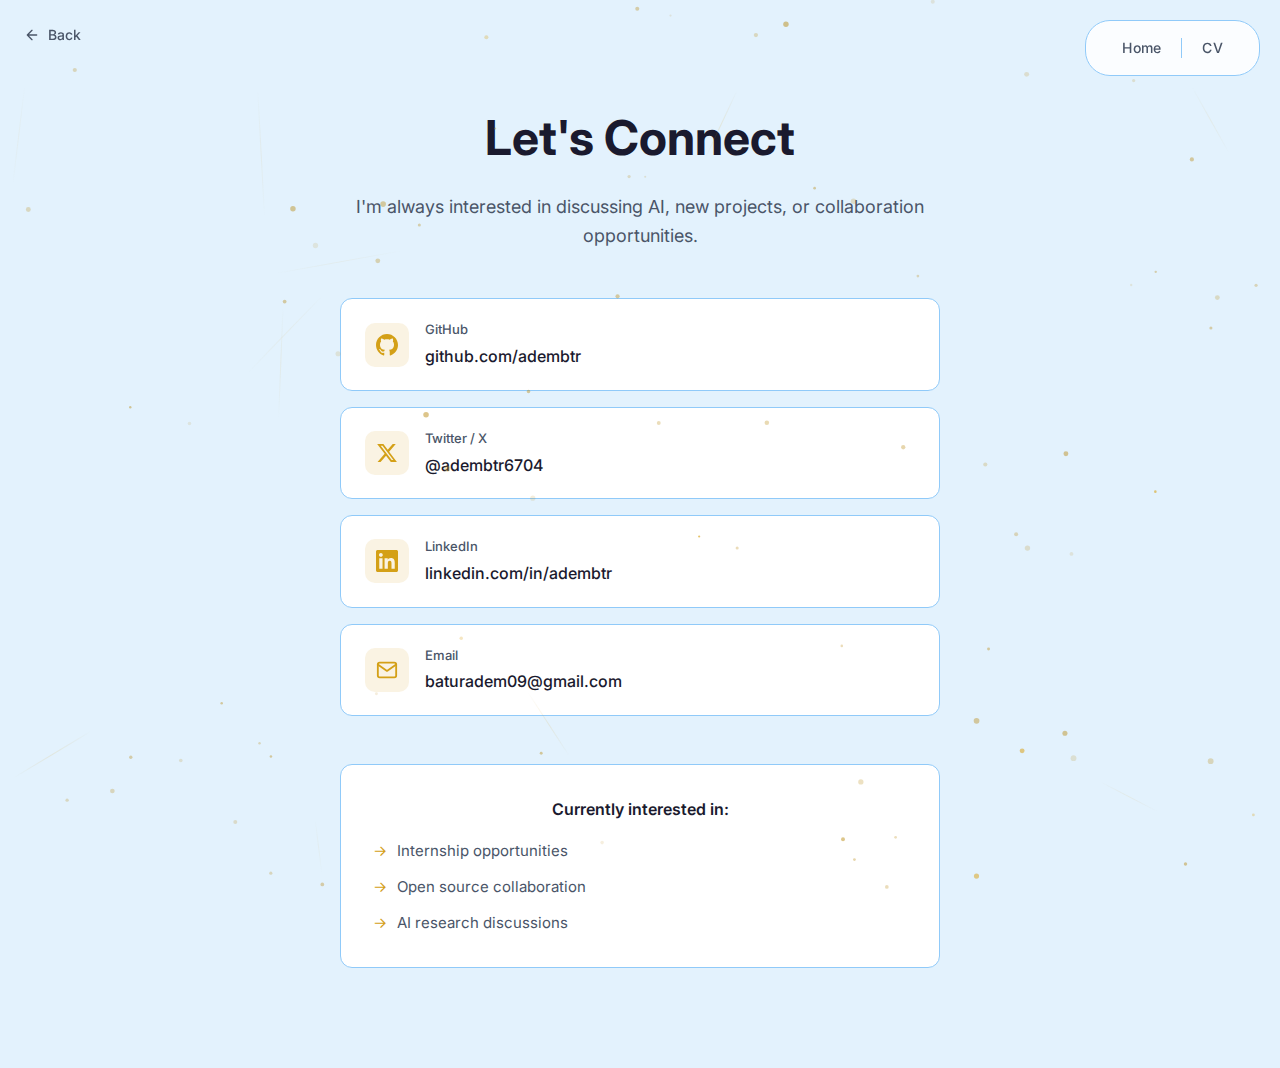
<file: contact.html>
<!DOCTYPE html>
<html lang="en">
<head>
    <meta charset="UTF-8">
    <meta name="viewport" content="width=device-width, initial-scale=1.0">
    <meta name="description" content="Contact Adem - AI Developer">
    <meta name="author" content="Adem">
    <meta name="theme-color" content="#0a0a0a">
    <title>Contact | Adem</title>
    
    <!-- Preconnect for performance -->
    <link rel="preconnect" href="https://fonts.googleapis.com">
    <link rel="preconnect" href="https://fonts.gstatic.com" crossorigin>
    
    <!-- Styles -->
    <link rel="stylesheet" href="css/style.css">
</head>
<body>
    <!-- Particle Background Canvas -->
    <canvas id="particles-canvas" aria-hidden="true"></canvas>

    <!-- Back Link -->
    <a href="index.html" class="back-link">
        <svg viewBox="0 0 24 24" fill="none" stroke="currentColor" stroke-width="2" stroke-linecap="round" stroke-linejoin="round">
            <path d="M19 12H5M12 19l-7-7 7-7"/>
        </svg>
        Back
    </a>

    <!-- Navigation Pill -->
    <nav class="nav-pill" role="navigation" aria-label="Main navigation">
        <a href="index.html">Home</a>
        <span class="divider" aria-hidden="true"></span>
        <a href="cv.html">CV</a>
    </nav>

    <main class="contact-page">
        <div class="contact-container">
            <h1 class="contact-title">Let's Connect</h1>
            <p class="contact-subtitle">
                I'm always interested in discussing AI, new projects, or collaboration opportunities.
            </p>
            
            <!-- Contact Cards -->
            <div class="contact-cards">
                <a href="https://github.com/adembtr" target="_blank" rel="noopener noreferrer" class="contact-card">
                    <div class="contact-card-icon">
                        <svg viewBox="0 0 24 24" fill="currentColor">
                            <path d="M12 0c-6.626 0-12 5.373-12 12 0 5.302 3.438 9.8 8.207 11.387.599.111.793-.261.793-.577v-2.234c-3.338.726-4.033-1.416-4.033-1.416-.546-1.387-1.333-1.756-1.333-1.756-1.089-.745.083-.729.083-.729 1.205.084 1.839 1.237 1.839 1.237 1.07 1.834 2.807 1.304 3.492.997.107-.775.418-1.305.762-1.604-2.665-.305-5.467-1.334-5.467-5.931 0-1.311.469-2.381 1.236-3.221-.124-.303-.535-1.524.117-3.176 0 0 1.008-.322 3.301 1.23.957-.266 1.983-.399 3.003-.404 1.02.005 2.047.138 3.006.404 2.291-1.552 3.297-1.23 3.297-1.23.653 1.653.242 2.874.118 3.176.77.84 1.235 1.911 1.235 3.221 0 4.609-2.807 5.624-5.479 5.921.43.372.823 1.102.823 2.222v3.293c0 .319.192.694.801.576 4.765-1.589 8.199-6.086 8.199-11.386 0-6.627-5.373-12-12-12z"/>
                        </svg>
                    </div>
                    <div class="contact-card-info">
                        <h4>GitHub</h4>
                        <p>github.com/adembtr</p>
                    </div>
                </a>
                
                <a href="https://twitter.com/adembtr6704" target="_blank" rel="noopener noreferrer" class="contact-card">
                    <div class="contact-card-icon">
                        <svg viewBox="0 0 24 24" fill="currentColor">
                            <path d="M18.244 2.25h3.308l-7.227 8.26 8.502 11.24H16.17l-5.214-6.817L4.99 21.75H1.68l7.73-8.835L1.254 2.25H8.08l4.713 6.231zm-1.161 17.52h1.833L7.084 4.126H5.117z"/>
                        </svg>
                    </div>
                    <div class="contact-card-info">
                        <h4>Twitter / X</h4>
                        <p>@adembtr6704</p>
                    </div>
                </a>
                
                <a href="https://www.linkedin.com/in/adem-batur-652188265/" target="_blank" rel="noopener noreferrer" class="contact-card">
                    <div class="contact-card-icon">
                        <svg viewBox="0 0 24 24" fill="currentColor">
                            <path d="M20.447 20.452h-3.554v-5.569c0-1.328-.027-3.037-1.852-3.037-1.853 0-2.136 1.445-2.136 2.939v5.667H9.351V9h3.414v1.561h.046c.477-.9 1.637-1.85 3.37-1.85 3.601 0 4.267 2.37 4.267 5.455v6.286zM5.337 7.433c-1.144 0-2.063-.926-2.063-2.065 0-1.138.92-2.063 2.063-2.063 1.14 0 2.064.925 2.064 2.063 0 1.139-.925 2.065-2.064 2.065zm1.782 13.019H3.555V9h3.564v11.452zM22.225 0H1.771C.792 0 0 .774 0 1.729v20.542C0 23.227.792 24 1.771 24h20.451C23.2 24 24 23.227 24 22.271V1.729C24 .774 23.2 0 22.222 0h.003z"/>
                        </svg>
                    </div>
                    <div class="contact-card-info">
                        <h4>LinkedIn</h4>
                        <p>linkedin.com/in/adembtr</p>
                    </div>
                </a>
                
                <a href="mailto:baturadem09@gmail.com" class="contact-card">
                    <div class="contact-card-icon">
                        <svg viewBox="0 0 24 24" fill="none" stroke="currentColor" stroke-width="2" stroke-linecap="round" stroke-linejoin="round">
                            <path d="M4 4h16c1.1 0 2 .9 2 2v12c0 1.1-.9 2-2 2H4c-1.1 0-2-.9-2-2V6c0-1.1.9-2 2-2z"></path>
                            <polyline points="22,6 12,13 2,6"></polyline>
                        </svg>
                    </div>
                    <div class="contact-card-info">
                        <h4>Email</h4>
                        <p>baturadem09@gmail.com</p>
                    </div>
                </a>
            </div>
            
            <!-- Interests -->
            <div class="contact-interests">
                <h3>Currently interested in:</h3>
                <ul>
                    <li>Internship opportunities</li>
                    <li>Open source collaboration</li>
                    <li>AI research discussions</li>
                </ul>
            </div>
        </div>
    </main>

    <!-- Scripts -->
    <script src="js/main.js"></script>
</body>
</html>
</file>
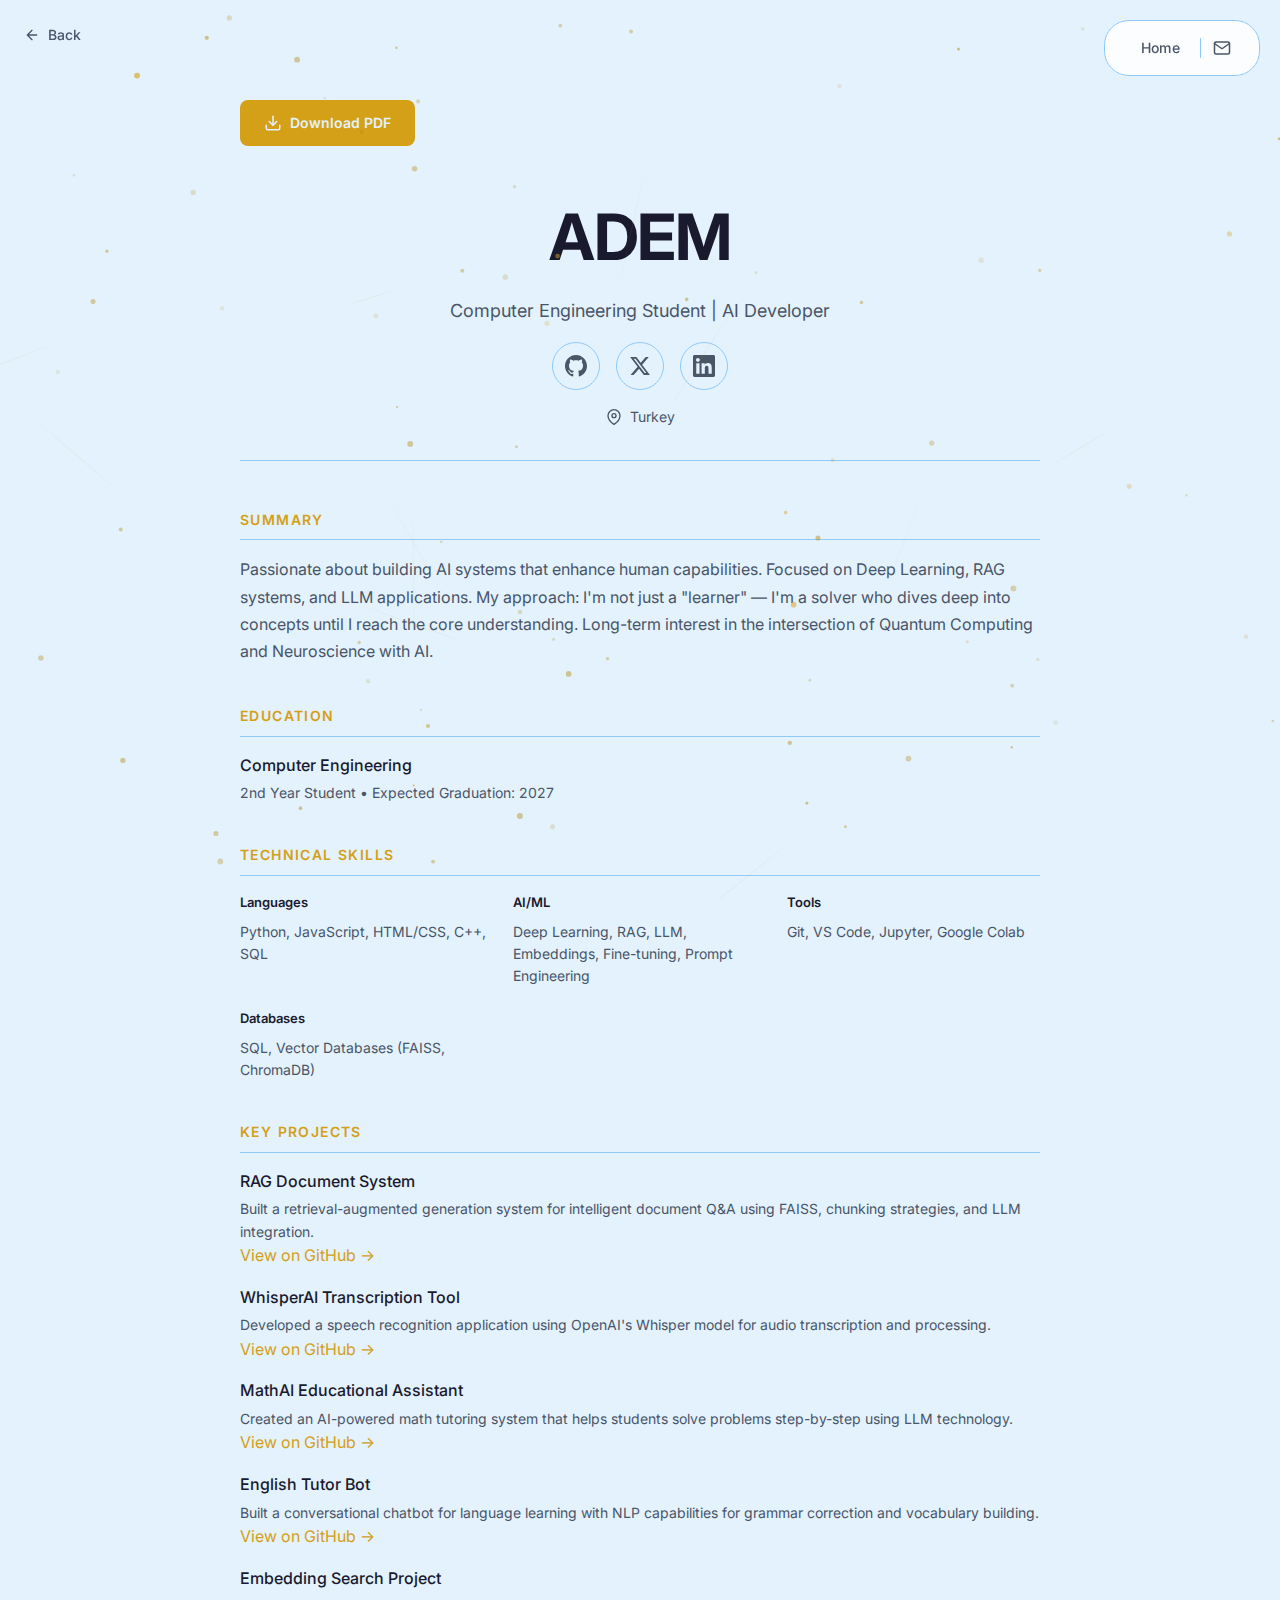
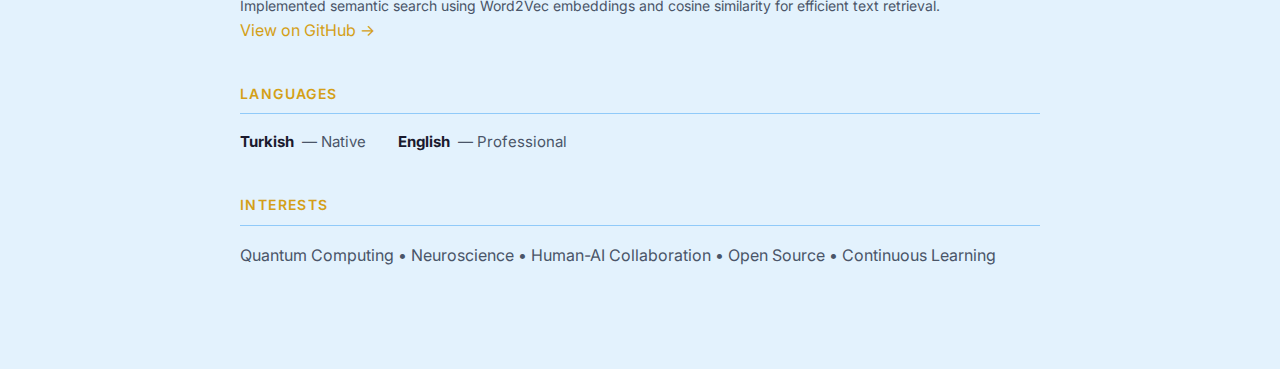
<file: cv.html>
<!DOCTYPE html>
<html lang="en">
<head>
    <meta charset="UTF-8">
    <meta name="viewport" content="width=device-width, initial-scale=1.0">
    <meta name="description" content="Adem's CV - Computer Engineering Student & AI Developer">
    <meta name="author" content="Adem">
    <meta name="theme-color" content="#0a0a0a">
    <title>CV | Adem</title>
    
    <!-- Preconnect for performance -->
    <link rel="preconnect" href="https://fonts.googleapis.com">
    <link rel="preconnect" href="https://fonts.gstatic.com" crossorigin>
    
    <!-- Styles -->
    <link rel="stylesheet" href="css/style.css">
</head>
<body>
    <!-- Particle Background Canvas -->
    <canvas id="particles-canvas" aria-hidden="true"></canvas>

    <!-- Back Link -->
    <a href="index.html" class="back-link">
        <svg viewBox="0 0 24 24" fill="none" stroke="currentColor" stroke-width="2" stroke-linecap="round" stroke-linejoin="round">
            <path d="M19 12H5M12 19l-7-7 7-7"/>
        </svg>
        Back
    </a>

    <!-- Navigation Pill -->
    <nav class="nav-pill" role="navigation" aria-label="Main navigation">
        <a href="index.html">Home</a>
        <span class="divider" aria-hidden="true"></span>
        <a href="contact.html" class="nav-icon" aria-label="Contact">
            <svg viewBox="0 0 24 24" fill="none" stroke="currentColor" stroke-width="2" stroke-linecap="round" stroke-linejoin="round">
                <path d="M4 4h16c1.1 0 2 .9 2 2v12c0 1.1-.9 2-2 2H4c-1.1 0-2-.9-2-2V6c0-1.1.9-2 2-2z"></path>
                <polyline points="22,6 12,13 2,6"></polyline>
            </svg>
        </a>
    </nav>

    <main class="cv-page">
        <div class="cv-container">
            <!-- Download Button -->
            <a href="#" class="btn-download" onclick="window.print(); return false;">
                <svg viewBox="0 0 24 24" fill="none" stroke="currentColor" stroke-width="2" stroke-linecap="round" stroke-linejoin="round">
                    <path d="M21 15v4a2 2 0 0 1-2 2H5a2 2 0 0 1-2-2v-4"/>
                    <polyline points="7 10 12 15 17 10"/>
                    <line x1="12" y1="15" x2="12" y2="3"/>
                </svg>
                Download PDF
            </a>
            
            <!-- Header -->
            <header class="cv-header">
                <h1 class="cv-name">ADEM</h1>
                <p class="cv-title">Computer Engineering Student | AI Developer</p>
                
                <div class="social-icons" style="opacity: 1; transform: none;">
                    <a href="https://github.com/adembtr" target="_blank" rel="noopener noreferrer" class="social-icon" aria-label="GitHub">
                        <svg viewBox="0 0 24 24" fill="currentColor">
                            <path d="M12 0c-6.626 0-12 5.373-12 12 0 5.302 3.438 9.8 8.207 11.387.599.111.793-.261.793-.577v-2.234c-3.338.726-4.033-1.416-4.033-1.416-.546-1.387-1.333-1.756-1.333-1.756-1.089-.745.083-.729.083-.729 1.205.084 1.839 1.237 1.839 1.237 1.07 1.834 2.807 1.304 3.492.997.107-.775.418-1.305.762-1.604-2.665-.305-5.467-1.334-5.467-5.931 0-1.311.469-2.381 1.236-3.221-.124-.303-.535-1.524.117-3.176 0 0 1.008-.322 3.301 1.23.957-.266 1.983-.399 3.003-.404 1.02.005 2.047.138 3.006.404 2.291-1.552 3.297-1.23 3.297-1.23.653 1.653.242 2.874.118 3.176.77.84 1.235 1.911 1.235 3.221 0 4.609-2.807 5.624-5.479 5.921.43.372.823 1.102.823 2.222v3.293c0 .319.192.694.801.576 4.765-1.589 8.199-6.086 8.199-11.386 0-6.627-5.373-12-12-12z"/>
                        </svg>
                    </a>
                    <a href="https://twitter.com/adembtr6704" target="_blank" rel="noopener noreferrer" class="social-icon" aria-label="Twitter/X">
                        <svg viewBox="0 0 24 24" fill="currentColor">
                            <path d="M18.244 2.25h3.308l-7.227 8.26 8.502 11.24H16.17l-5.214-6.817L4.99 21.75H1.68l7.73-8.835L1.254 2.25H8.08l4.713 6.231zm-1.161 17.52h1.833L7.084 4.126H5.117z"/>
                        </svg>
                    </a>
                    <a href="https://www.linkedin.com/in/adem-batur-652188265/" target="_blank" rel="noopener noreferrer" class="social-icon" aria-label="LinkedIn">
                        <svg viewBox="0 0 24 24" fill="currentColor">
                            <path d="M20.447 20.452h-3.554v-5.569c0-1.328-.027-3.037-1.852-3.037-1.853 0-2.136 1.445-2.136 2.939v5.667H9.351V9h3.414v1.561h.046c.477-.9 1.637-1.85 3.37-1.85 3.601 0 4.267 2.37 4.267 5.455v6.286zM5.337 7.433c-1.144 0-2.063-.926-2.063-2.065 0-1.138.92-2.063 2.063-2.063 1.14 0 2.064.925 2.064 2.063 0 1.139-.925 2.065-2.064 2.065zm1.782 13.019H3.555V9h3.564v11.452zM22.225 0H1.771C.792 0 0 .774 0 1.729v20.542C0 23.227.792 24 1.771 24h20.451C23.2 24 24 23.227 24 22.271V1.729C24 .774 23.2 0 22.222 0h.003z"/>
                        </svg>
                    </a>
                </div>
                
                <div class="cv-location">
                    <svg viewBox="0 0 24 24" fill="none" stroke="currentColor" stroke-width="2" stroke-linecap="round" stroke-linejoin="round">
                        <path d="M21 10c0 7-9 13-9 13s-9-6-9-13a9 9 0 0 1 18 0z"/>
                        <circle cx="12" cy="10" r="3"/>
                    </svg>
                    Turkey
                </div>
            </header>
            
            <!-- Summary -->
            <section class="cv-section">
                <h2 class="cv-section-title">Summary</h2>
                <p class="cv-text">
                    Passionate about building AI systems that enhance human capabilities. Focused on Deep Learning, RAG systems, and LLM applications. My approach: I'm not just a "learner" — I'm a solver who dives deep into concepts until I reach the core understanding. Long-term interest in the intersection of Quantum Computing and Neuroscience with AI.
                </p>
            </section>
            
            <!-- Education -->
            <section class="cv-section">
                <h2 class="cv-section-title">Education</h2>
                <div class="cv-education-item">
                    <h4>Computer Engineering</h4>
                    <p>2nd Year Student • Expected Graduation: 2027</p>
                </div>
            </section>
            
            <!-- Technical Skills -->
            <section class="cv-section">
                <h2 class="cv-section-title">Technical Skills</h2>
                <div class="cv-skills">
                    <div class="cv-skill-group">
                        <h4>Languages</h4>
                        <p>Python, JavaScript, HTML/CSS, C++, SQL</p>
                    </div>
                    <div class="cv-skill-group">
                        <h4>AI/ML</h4>
                        <p>Deep Learning, RAG, LLM, Embeddings, Fine-tuning, Prompt Engineering</p>
                    </div>
                    <div class="cv-skill-group">
                        <h4>Tools</h4>
                        <p>Git, VS Code, Jupyter, Google Colab</p>
                    </div>
                    <div class="cv-skill-group">
                        <h4>Databases</h4>
                        <p>SQL, Vector Databases (FAISS, ChromaDB)</p>
                    </div>
                </div>
            </section>
            
            <!-- Key Projects -->
            <section class="cv-section">
                <h2 class="cv-section-title">Key Projects</h2>
                
                <div class="cv-project-item">
                    <h4>RAG Document System</h4>
                    <p>Built a retrieval-augmented generation system for intelligent document Q&A using FAISS, chunking strategies, and LLM integration.</p>
                    <a href="https://github.com/adembtr" target="_blank" rel="noopener noreferrer">View on GitHub →</a>
                </div>
                
                <div class="cv-project-item">
                    <h4>WhisperAI Transcription Tool</h4>
                    <p>Developed a speech recognition application using OpenAI's Whisper model for audio transcription and processing.</p>
                    <a href="https://github.com/adembtr" target="_blank" rel="noopener noreferrer">View on GitHub →</a>
                </div>
                
                <div class="cv-project-item">
                    <h4>MathAI Educational Assistant</h4>
                    <p>Created an AI-powered math tutoring system that helps students solve problems step-by-step using LLM technology.</p>
                    <a href="https://github.com/adembtr" target="_blank" rel="noopener noreferrer">View on GitHub →</a>
                </div>
                
                <div class="cv-project-item">
                    <h4>English Tutor Bot</h4>
                    <p>Built a conversational chatbot for language learning with NLP capabilities for grammar correction and vocabulary building.</p>
                    <a href="https://github.com/adembtr" target="_blank" rel="noopener noreferrer">View on GitHub →</a>
                </div>
                
                <div class="cv-project-item">
                    <h4>Embedding Search Project</h4>
                    <p>Implemented semantic search using Word2Vec embeddings and cosine similarity for efficient text retrieval.</p>
                    <a href="https://github.com/adembtr" target="_blank" rel="noopener noreferrer">View on GitHub →</a>
                </div>
            </section>
            
            <!-- Languages -->
            <section class="cv-section">
                <h2 class="cv-section-title">Languages</h2>
                <div class="cv-languages">
                    <div class="cv-language-item">
                        <strong>Turkish</strong> — Native
                    </div>
                    <div class="cv-language-item">
                        <strong>English</strong> — Professional
                    </div>
                </div>
            </section>
            
            <!-- Interests -->
            <section class="cv-section">
                <h2 class="cv-section-title">Interests</h2>
                <p class="cv-text">
                    Quantum Computing • Neuroscience • Human-AI Collaboration • Open Source • Continuous Learning
                </p>
            </section>
        </div>
    </main>

    <!-- Scripts -->
    <script src="js/main.js"></script>
</body>
</html>
</file>
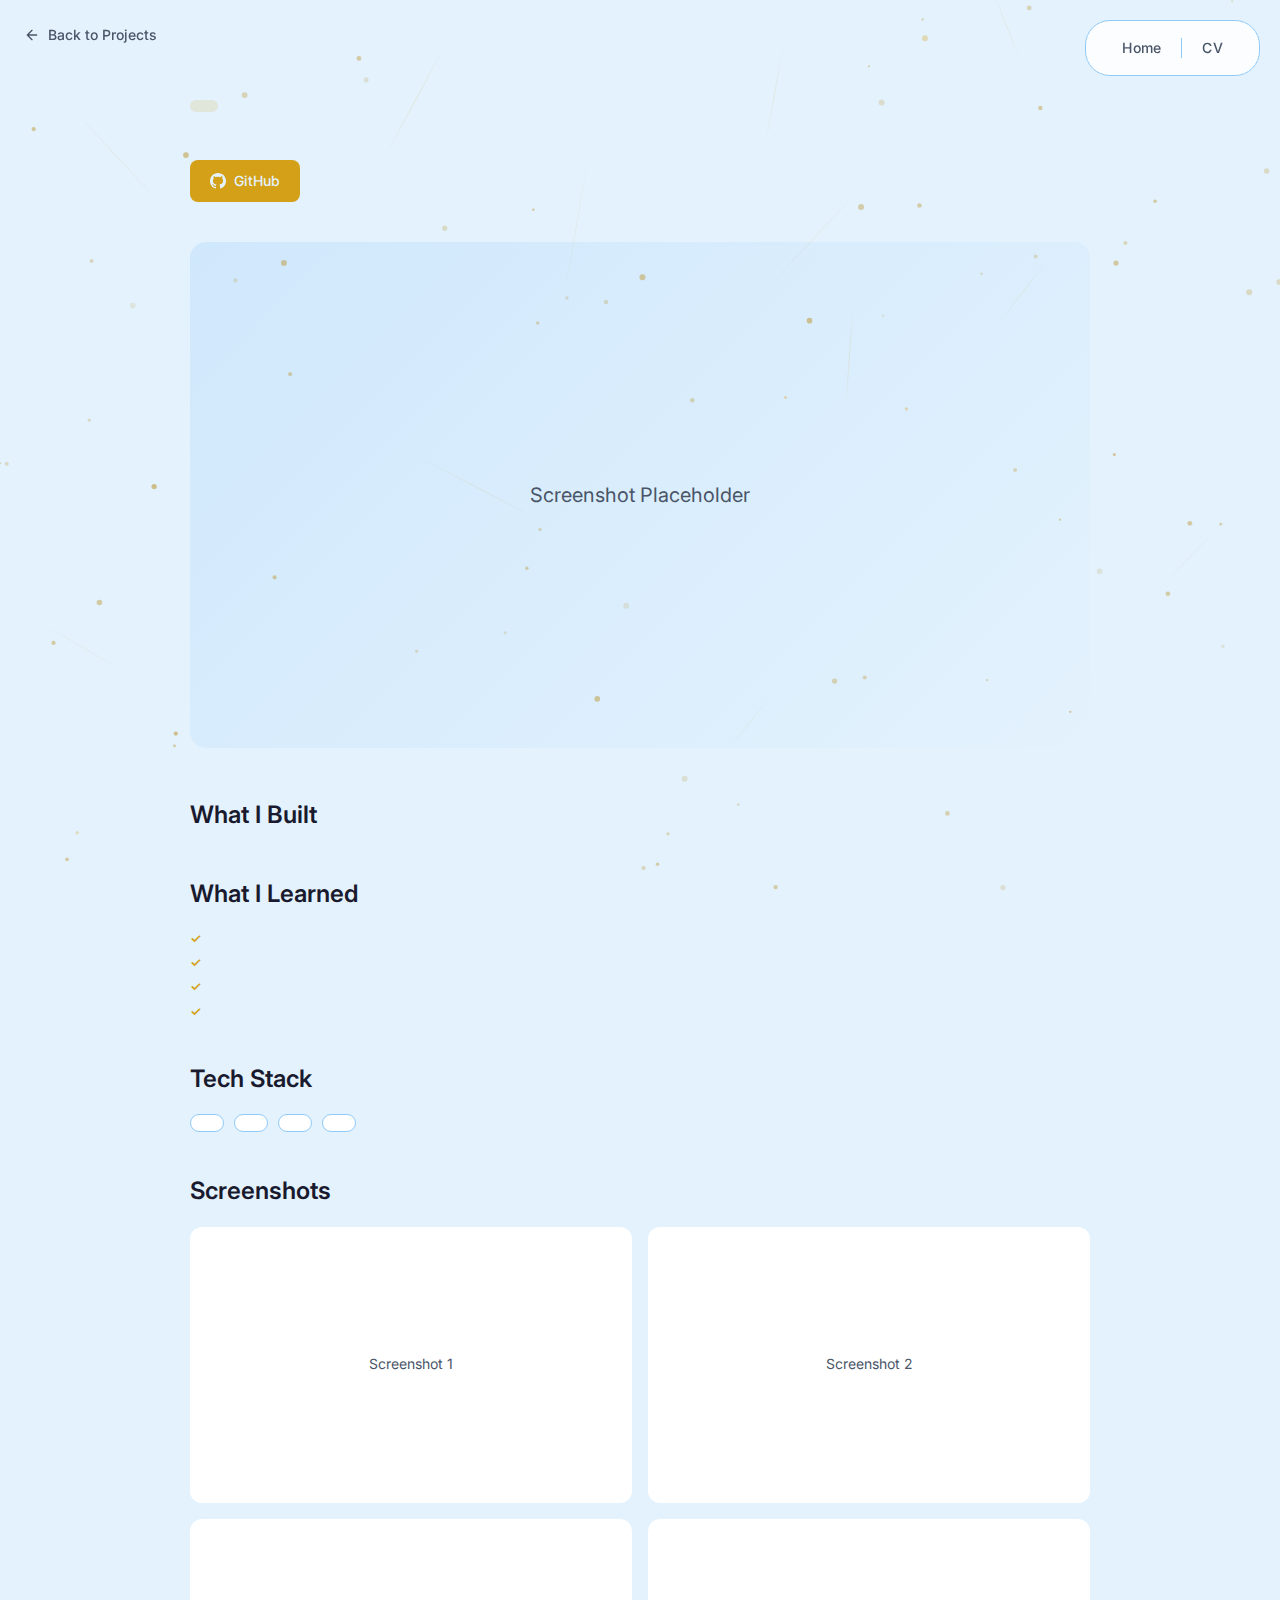
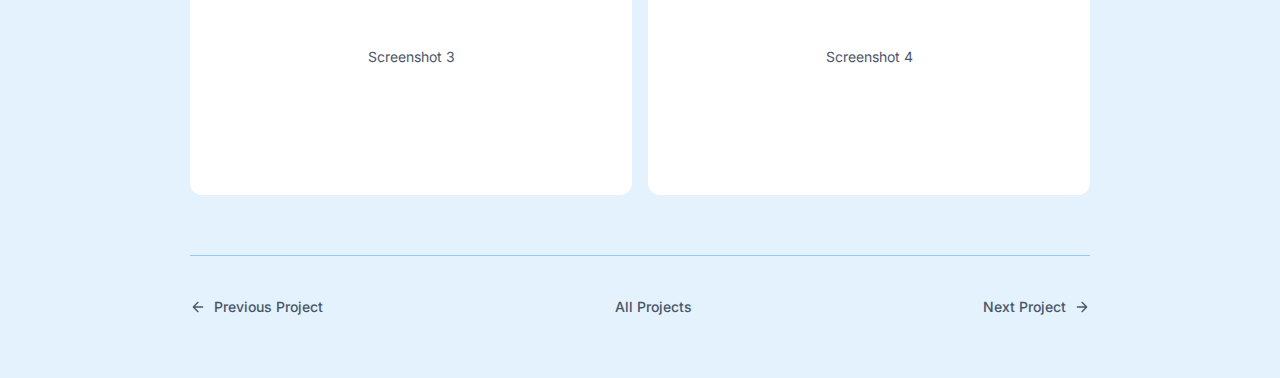
<file: projects/project-template.html>
<!DOCTYPE html>
<html lang="en">
<head>
    <meta charset="UTF-8">
    <meta name="viewport" content="width=device-width, initial-scale=1.0">
    <!-- PROJECT META - EDIT THESE -->
    <meta name="description" content="PROJECT_DESCRIPTION_HERE">
    <meta name="author" content="Adem">
    <meta name="theme-color" content="#0a0a0a">
    <title><!-- PROJECT_NAME --> | Adem</title>
    
    <!-- Preconnect for performance -->
    <link rel="preconnect" href="https://fonts.googleapis.com">
    <link rel="preconnect" href="https://fonts.gstatic.com" crossorigin>
    
    <!-- Styles -->
    <link rel="stylesheet" href="../css/style.css">
</head>
<body>
    <!-- Particle Background Canvas -->
    <canvas id="particles-canvas" aria-hidden="true"></canvas>

    <!-- Back Link -->
    <a href="../index.html#projects" class="back-link">
        <svg viewBox="0 0 24 24" fill="none" stroke="currentColor" stroke-width="2" stroke-linecap="round" stroke-linejoin="round">
            <path d="M19 12H5M12 19l-7-7 7-7"/>
        </svg>
        Back to Projects
    </a>

    <!-- Navigation Pill -->
    <nav class="nav-pill" role="navigation" aria-label="Main navigation">
        <a href="../index.html">Home</a>
        <span class="divider" aria-hidden="true"></span>
        <a href="../cv.html">CV</a>
    </nav>

    <main class="project-page">
        <div class="project-container">
            <!-- Project Header -->
            <header class="project-header">
                <!-- CATEGORY BADGE - EDIT THIS -->
                <span class="project-category-badge"><!-- CATEGORY: Deep Learning / Database / Frontend / Tools / Data Structures --></span>
                
                <!-- PROJECT TITLE - EDIT THIS -->
                <h1 class="project-page-title"><!-- PROJECT_NAME --></h1>
                
                <!-- DATE - EDIT THIS -->
                <p class="project-date"><!-- MONTH YEAR --></p>
                
                <!-- PROJECT LINKS - EDIT THESE -->
                <div class="project-links">
                    <a href="<!-- GITHUB_LINK -->" target="_blank" rel="noopener noreferrer" class="project-link-btn primary">
                        <svg viewBox="0 0 24 24" fill="currentColor" width="16" height="16">
                            <path d="M12 0c-6.626 0-12 5.373-12 12 0 5.302 3.438 9.8 8.207 11.387.599.111.793-.261.793-.577v-2.234c-3.338.726-4.033-1.416-4.033-1.416-.546-1.387-1.333-1.756-1.333-1.756-1.089-.745.083-.729.083-.729 1.205.084 1.839 1.237 1.839 1.237 1.07 1.834 2.807 1.304 3.492.997.107-.775.418-1.305.762-1.604-2.665-.305-5.467-1.334-5.467-5.931 0-1.311.469-2.381 1.236-3.221-.124-.303-.535-1.524.117-3.176 0 0 1.008-.322 3.301 1.23.957-.266 1.983-.399 3.003-.404 1.02.005 2.047.138 3.006.404 2.291-1.552 3.297-1.23 3.297-1.23.653 1.653.242 2.874.118 3.176.77.84 1.235 1.911 1.235 3.221 0 4.609-2.807 5.624-5.479 5.921.43.372.823 1.102.823 2.222v3.293c0 .319.192.694.801.576 4.765-1.589 8.199-6.086 8.199-11.386 0-6.627-5.373-12-12-12z"/>
                        </svg>
                        GitHub
                    </a>
                    <!-- OPTIONAL: Uncomment if project has live demo -->
                    <!--
                    <a href="LIVE_DEMO_LINK" target="_blank" rel="noopener noreferrer" class="project-link-btn secondary">
                        <svg viewBox="0 0 24 24" fill="none" stroke="currentColor" stroke-width="2" stroke-linecap="round" stroke-linejoin="round" width="16" height="16">
                            <path d="M18 13v6a2 2 0 0 1-2 2H5a2 2 0 0 1-2-2V8a2 2 0 0 1 2-2h6"/>
                            <polyline points="15 3 21 3 21 9"/>
                            <line x1="10" y1="14" x2="21" y2="3"/>
                        </svg>
                        Live Demo
                    </a>
                    -->
                </div>
            </header>
            
            <!-- Hero Image -->
            <div class="project-hero-image">
                <!-- Replace with actual screenshot -->
                Screenshot Placeholder
            </div>
            
            <!-- What I Built -->
            <section class="project-content-section">
                <h2>What I Built</h2>
                <!-- PROJECT DESCRIPTION - EDIT THIS -->
                <p>
                    <!-- PARAGRAPH 1: Brief overview of the project -->
                </p>
                <p>
                    <!-- PARAGRAPH 2: Key features and functionality -->
                </p>
                <p>
                    <!-- PARAGRAPH 3: Challenges solved and unique aspects -->
                </p>
            </section>
            
            <!-- What I Learned -->
            <section class="project-content-section">
                <h2>What I Learned</h2>
                <!-- LEARNED ITEMS - EDIT THESE -->
                <ul class="checkmark-list" style="font-size: 1rem;">
                    <li><span class="check">✓</span> <!-- LEARNING 1 --></li>
                    <li><span class="check">✓</span> <!-- LEARNING 2 --></li>
                    <li><span class="check">✓</span> <!-- LEARNING 3 --></li>
                    <li><span class="check">✓</span> <!-- LEARNING 4 --></li>
                </ul>
            </section>
            
            <!-- Tech Stack -->
            <section class="project-content-section">
                <h2>Tech Stack</h2>
                <!-- TECH TAGS - EDIT THESE -->
                <div class="project-tech-stack">
                    <span class="tag"><!-- TECH 1 --></span>
                    <span class="tag"><!-- TECH 2 --></span>
                    <span class="tag"><!-- TECH 3 --></span>
                    <span class="tag"><!-- TECH 4 --></span>
                    <!-- Add more tags as needed -->
                </div>
            </section>
            
            <!-- Screenshots -->
            <section class="project-content-section">
                <h2>Screenshots</h2>
                <div class="project-screenshots">
                    <!-- Replace with actual screenshots -->
                    <div class="project-screenshot">Screenshot 1</div>
                    <div class="project-screenshot">Screenshot 2</div>
                    <div class="project-screenshot">Screenshot 3</div>
                    <div class="project-screenshot">Screenshot 4</div>
                </div>
            </section>
            
            <!-- Project Navigation -->
            <nav class="project-nav">
                <!-- PREVIOUS PROJECT - EDIT OR REMOVE -->
                <a href="<!-- PREVIOUS_PROJECT.html -->" class="project-nav-link">
                    <svg viewBox="0 0 24 24" fill="none" stroke="currentColor" stroke-width="2" stroke-linecap="round" stroke-linejoin="round">
                        <path d="M19 12H5M12 19l-7-7 7-7"/>
                    </svg>
                    Previous Project
                </a>
                
                <a href="../index.html#projects" class="project-nav-link">
                    All Projects
                </a>
                
                <!-- NEXT PROJECT - EDIT OR REMOVE -->
                <a href="<!-- NEXT_PROJECT.html -->" class="project-nav-link">
                    Next Project
                    <svg viewBox="0 0 24 24" fill="none" stroke="currentColor" stroke-width="2" stroke-linecap="round" stroke-linejoin="round">
                        <path d="M5 12h14M12 5l7 7-7 7"/>
                    </svg>
                </a>
            </nav>
        </div>
    </main>

    <!-- Scripts -->
    <script src="../js/main.js"></script>
</body>
</html>
</file>
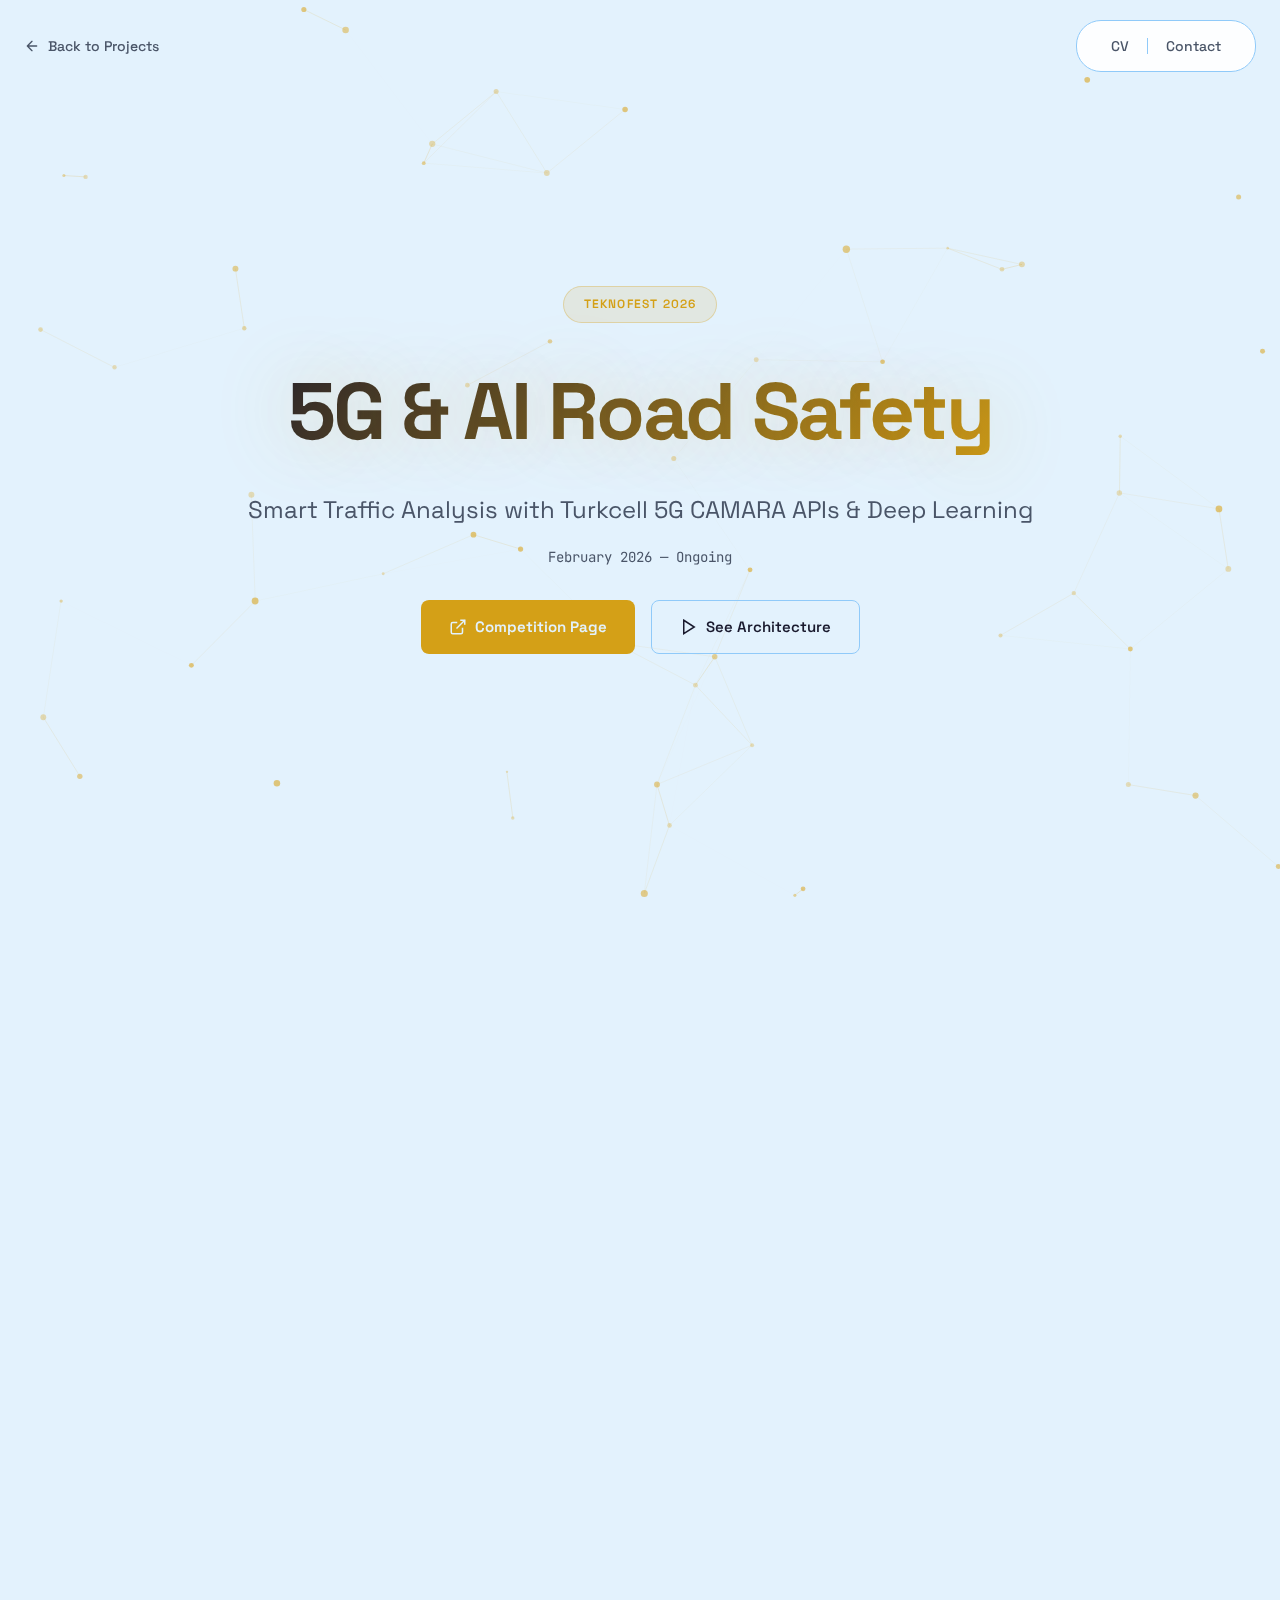
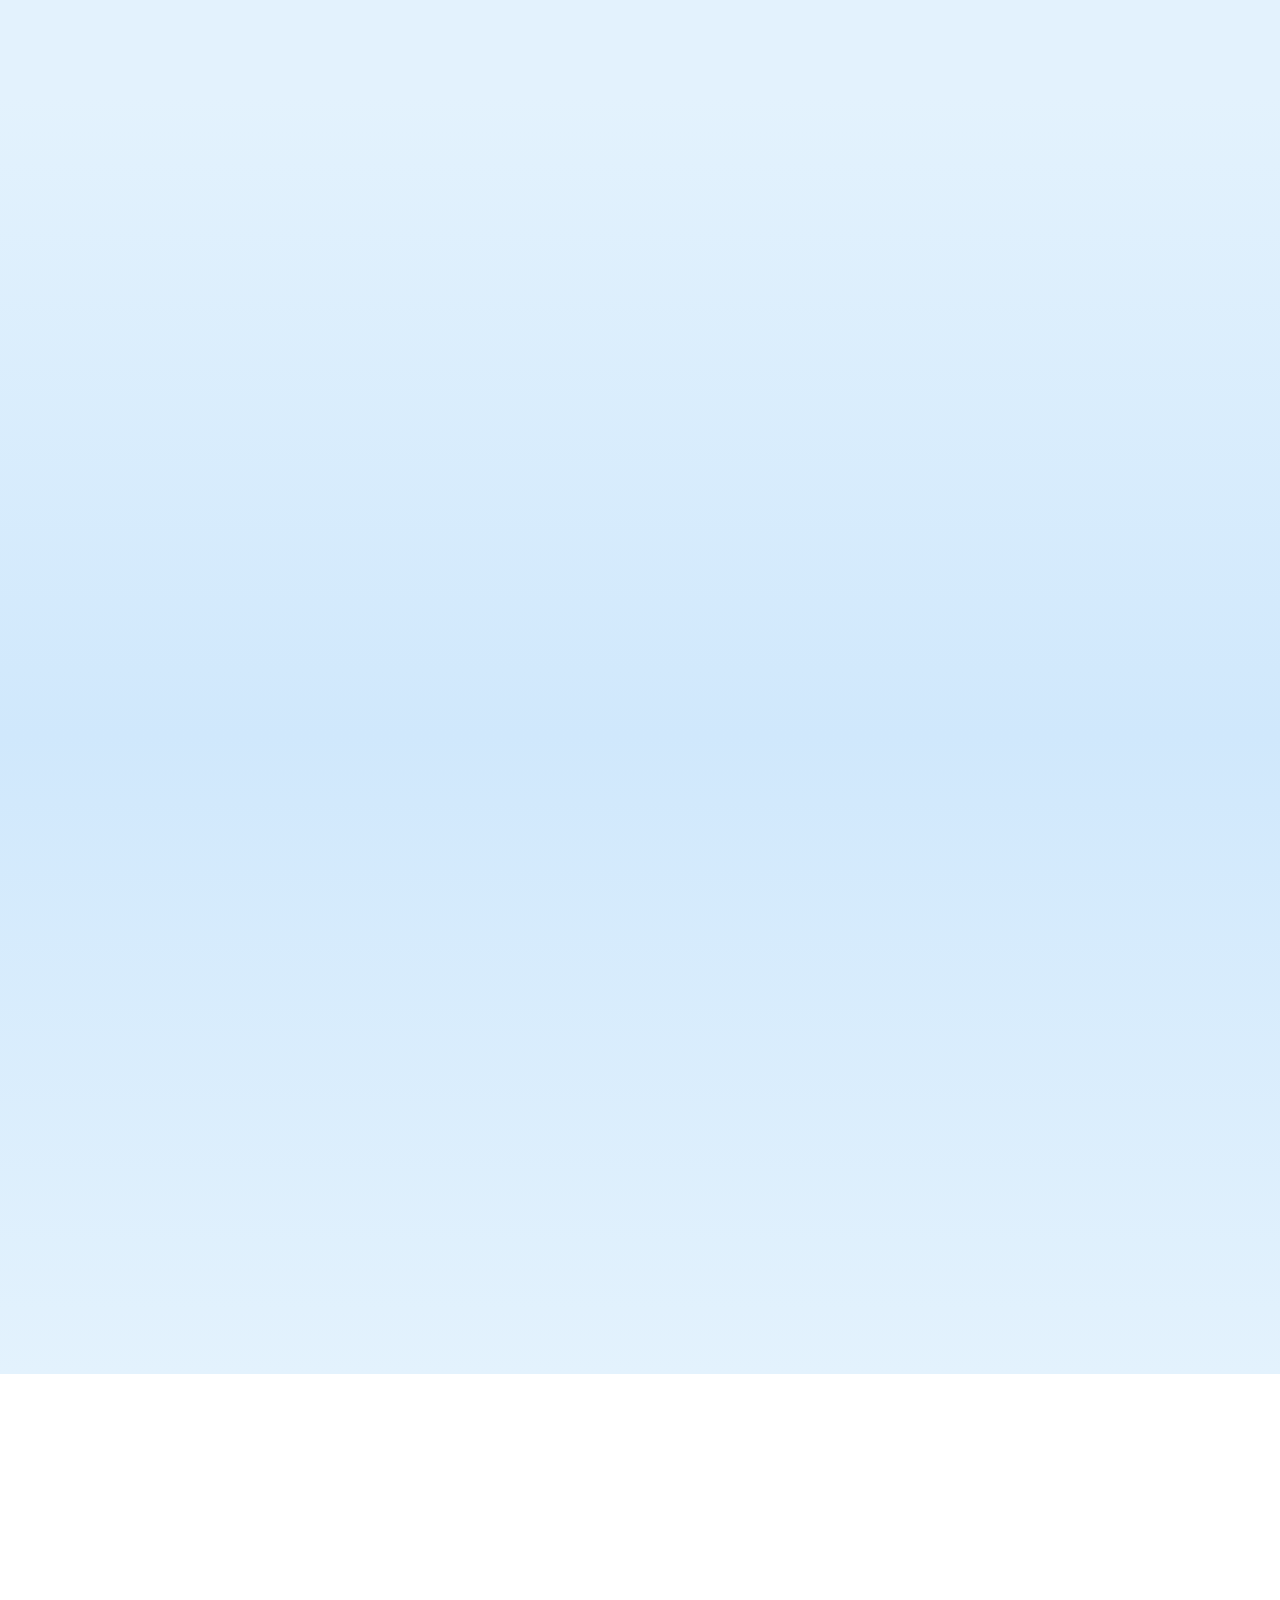
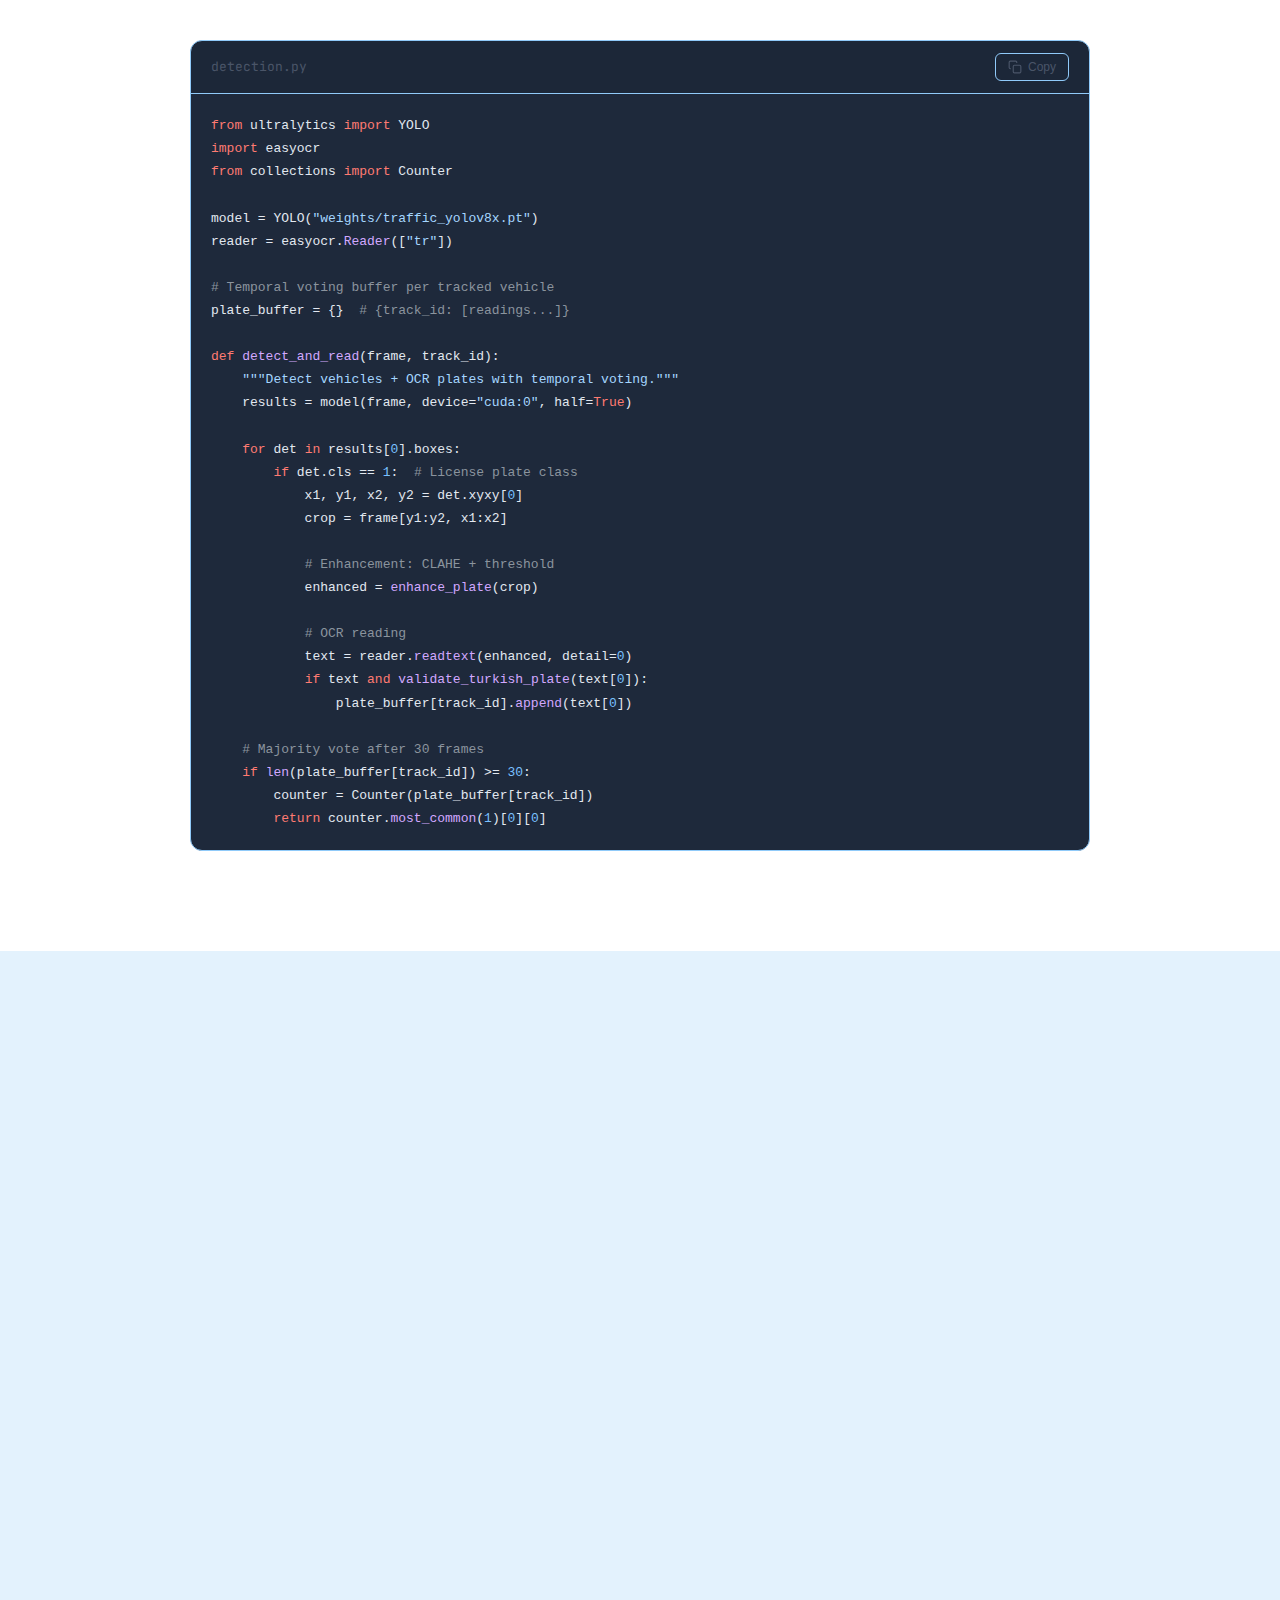
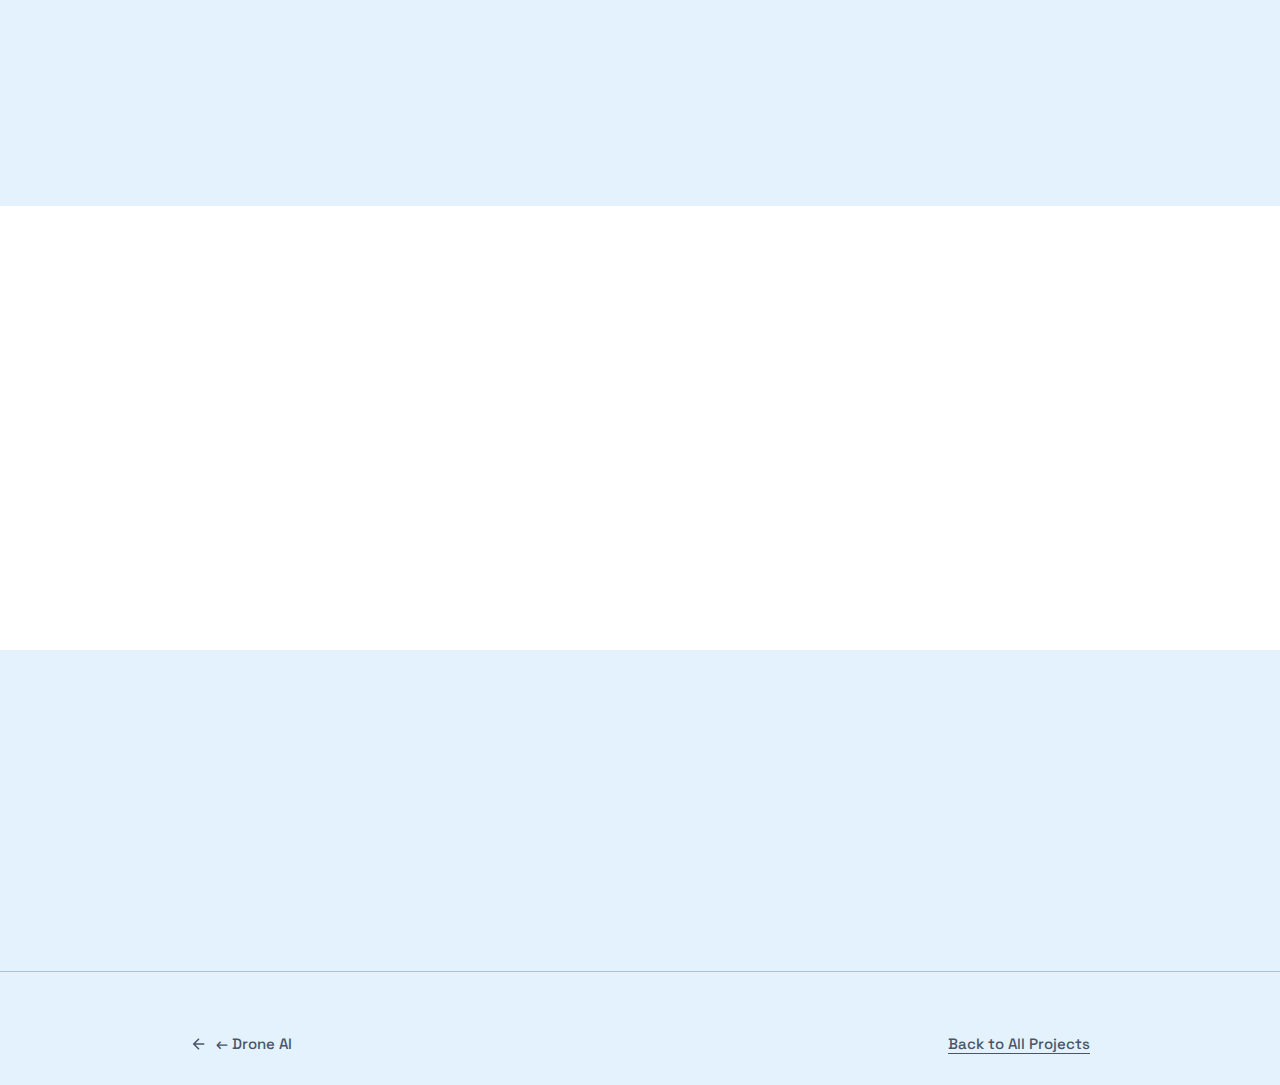
<file: projects/5G/5g.html>
<!DOCTYPE html>
<html lang="en">
<head>
    <meta charset="UTF-8">
    <meta name="viewport" content="width=device-width, initial-scale=1.0">
    <meta name="description" content="TEKNOFEST 2026 - 5G & AI Smart Road Safety: Real-time traffic analysis with CAMARA APIs, vehicle detection, license plate OCR, speed estimation, and driver behavior analysis">
    <meta name="author" content="Adem">
    <meta name="theme-color" content="#e3f2fd">
    <title>5G & AI Smart Road Safety | Adem</title>
    <link rel="preconnect" href="https://fonts.googleapis.com">
    <link rel="preconnect" href="https://fonts.gstatic.com" crossorigin>
    <link href="https://fonts.googleapis.com/css2?family=JetBrains+Mono:wght@400;500;600&family=Space+Grotesk:wght@300;400;500;600;700&display=swap" rel="stylesheet">
    <link rel="stylesheet" href="5g.css">
</head>
<body>
    <!-- Navigation -->
    <nav class="nav-container">
        <a href="../../index.html#projects" class="back-link">
            <svg viewBox="0 0 24 24" fill="none" stroke="currentColor" stroke-width="2" stroke-linecap="round" stroke-linejoin="round"><path d="M19 12H5M12 19l-7-7 7-7"/></svg>
            Back to Projects
        </a>
        <div class="nav-pill">
            <a href="../../cv.html">CV</a>
            <span class="divider"></span>
            <a href="../../contact.html">Contact</a>
        </div>
    </nav>

    <!-- Hero Section -->
    <section class="hero-section">
        <div class="hero-bg"><canvas id="hero-canvas"></canvas></div>
        <div class="hero-content">
            <span class="category-badge">TEKNOFEST 2026</span>
            <h1 class="hero-title">5G & AI Road Safety</h1>
            <p class="hero-subtitle">Smart Traffic Analysis with Turkcell 5G CAMARA APIs & Deep Learning</p>
            <p class="hero-date">February 2026 — Ongoing</p>
            <div class="hero-buttons">
                <a href="https://www.teknofest.org/tr/yarismalar/5g-yapay-zeka-ile-akilli-yol-guvenligi-yarismasi/" target="_blank" rel="noopener noreferrer" class="btn btn-primary">
                    <svg viewBox="0 0 24 24" fill="none" stroke="currentColor" stroke-width="2"><path d="M18 13v6a2 2 0 0 1-2 2H5a2 2 0 0 1-2-2V8a2 2 0 0 1 2-2h6"/><polyline points="15 3 21 3 21 9"/><line x1="10" y1="14" x2="21" y2="3"/></svg>
                    Competition Page
                </a>
                <a href="#architecture" class="btn btn-secondary">
                    <svg viewBox="0 0 24 24" fill="none" stroke="currentColor" stroke-width="2"><polygon points="5 3 19 12 5 21 5 3"/></svg>
                    See Architecture
                </a>
            </div>
        </div>
    </section>

    <!-- Overview Section -->
    <section class="section">
        <h2 class="section-title reveal">What I'm Building</h2>
        <div class="overview-content">
            <div class="overview-text reveal">
                <p>A full-stack <strong>5G-connected smart traffic analysis system</strong> for the TEKNOFEST 2026 competition organized by Turkcell in partnership with TOGG. The system analyzes live roadside camera feeds using AI and dynamically leverages <strong>5G network programmable APIs</strong> to optimize analysis quality in real-time.</p>
                <p>The system detects vehicles, reads <strong>license plates via OCR</strong>, estimates <strong>vehicle speed</strong> using homography-based pixel-to-meter calibration, and analyzes <strong>driver behavior</strong> (phone usage, fatigue, seatbelt violations) from the exterior camera through windshield analysis. When a <strong>TOGG vehicle</strong> is detected, the system requests higher network bandwidth via the 5G Quality on Demand API.</p>
                <p>The architecture splits workload: a <strong>mobile app</strong> (Flutter) handles 5G API calls (Number Verification for passwordless auth, QoD for dynamic bandwidth) and displays results, while a <strong>PC backend</strong> connected via USB tethering runs all heavy AI inference on GPU. Results flow to the phone in real-time via WebSocket.</p>
            </div>
            <div class="feature-cards reveal">
                <div class="feature-card">
                    <div class="feature-icon">🚗</div>
                    <div><h4>Vehicle Detection + TOGG</h4><p>YOLOv8x with TOGG classifier</p></div>
                </div>
                <div class="feature-card">
                    <div class="feature-icon">🔤</div>
                    <div><h4>License Plate OCR</h4><p>YOLO crop → EasyOCR + temporal voting</p></div>
                </div>
                <div class="feature-card">
                    <div class="feature-icon">⚡</div>
                    <div><h4>Speed Estimation</h4><p>DeepSORT + homography calibration</p></div>
                </div>
                <div class="feature-card">
                    <div class="feature-icon">📶</div>
                    <div><h4>5G CAMARA APIs</h4><p>Number Verify + Quality on Demand</p></div>
                </div>
            </div>
        </div>
    </section>

    <!-- Architecture Section -->
    <section class="architecture-section" id="architecture">
        <div class="architecture-container">
            <h2 class="section-title reveal">System Architecture</h2>

            <!-- Main Pipeline -->
            <div class="pipeline-wrapper reveal">
                <div class="pipeline-label">End-to-End System Flow</div>
                <div class="pipeline">
                    <div class="pipeline-steps">
                        <div class="pipeline-step"><div class="step-box"><div class="step-icon">📷</div><div class="step-title">Roadside Cam</div><div class="step-tooltip"><h5>Video Source</h5><p>Roadside camera captures live traffic video. Streamed over 5G network to the mobile device.</p></div></div></div>
                        <div class="step-arrow"><div class="arrow-line"></div></div>
                        <div class="pipeline-step"><div class="step-box"><div class="step-icon">📱</div><div class="step-title">5G Phone</div><div class="step-tooltip"><h5>Mobile App (Flutter)</h5><p>Number Verification for auth. QoD API triggers. Displays results. USB Tethering shares 5G to PC.</p></div></div></div>
                        <div class="step-arrow"><div class="arrow-line"></div></div>
                        <div class="pipeline-step"><div class="step-box highlight-box"><div class="step-icon">💻</div><div class="step-title">PC (AI Engine)</div><div class="step-tooltip"><h5>GPU + CPU Processing</h5><p>Receives video via USB Tethering. Runs YOLOv8x (GPU), OCR, tracking, speed calc, driver analysis (CPU). ~22 FPS parallel.</p></div></div></div>
                        <div class="step-arrow"><div class="arrow-line"></div></div>
                        <div class="pipeline-step"><div class="step-box"><div class="step-icon">📊</div><div class="step-title">WebSocket</div><div class="step-tooltip"><h5>Real-time Results</h5><p>PC streams detection results back to phone via WebSocket. Sub-millisecond latency over USB.</p></div></div></div>
                        <div class="step-arrow"><div class="arrow-line"></div></div>
                        <div class="pipeline-step"><div class="step-box"><div class="step-icon">📲</div><div class="step-title">Dashboard</div><div class="step-tooltip"><h5>Mobile UI</h5><p>Live vehicle list, plates, speeds, risk alerts, QoD status indicator. Vehicle archive for review.</p></div></div></div>
                    </div>
                </div>
            </div>

            <!-- AI Pipeline -->
            <div class="pipeline-wrapper reveal">
                <div class="pipeline-label">AI Processing Pipeline (PC — GPU + CPU Parallel)</div>
                <div class="pipeline">
                    <div class="pipeline-steps">
                        <div class="pipeline-step"><div class="step-box"><div class="step-icon">🎯</div><div class="step-title">YOLOv8x</div><div class="step-tooltip"><h5>Object Detection (GPU ~40ms)</h5><p>Detects vehicles, license plates, people. Outputs bounding boxes. Also crops windshield region for driver analysis.</p></div></div></div>
                        <div class="step-arrow"><div class="arrow-line"></div></div>
                        <div class="pipeline-step"><div class="step-box"><div class="step-icon">🔤</div><div class="step-title">Plate OCR</div><div class="step-tooltip"><h5>License Plate Reading (CPU ~25ms)</h5><p>Crop plate bbox → CLAHE enhancement → EasyOCR. Temporal voting across 30 frames for accuracy. Turkish format regex validation.</p></div></div></div>
                        <div class="step-arrow"><div class="arrow-line"></div></div>
                        <div class="pipeline-step"><div class="step-box"><div class="step-icon">📏</div><div class="step-title">Speed Calc</div><div class="step-tooltip"><h5>Speed Estimation (CPU ~1ms)</h5><p>DeepSORT tracks vehicle across frames. Homography matrix converts pixel displacement to meters. Kalman filter smooths.</p></div></div></div>
                        <div class="step-arrow"><div class="arrow-line"></div></div>
                        <div class="pipeline-step"><div class="step-box"><div class="step-icon">😴</div><div class="step-title">Driver AI</div><div class="step-tooltip"><h5>Behavior Analysis (CPU ~15ms)</h5><p>MediaPipe 468 face landmarks → EAR (Eye Aspect Ratio) for fatigue. YOLO fine-tune for phone/cigarette in hand.</p></div></div></div>
                        <div class="step-arrow"><div class="arrow-line"></div></div>
                        <div class="pipeline-step"><div class="step-box"><div class="step-icon">🚙</div><div class="step-title">TOGG Check</div><div class="step-tooltip"><h5>TOGG Classification (CPU ~5ms)</h5><p>Fine-tuned classifier identifies TOGG vehicles. Triggers QoD Level 2 (high quality) via phone API call.</p></div></div></div>
                    </div>
                </div>
            </div>

            <!-- 5G API Pipeline -->
            <div class="pipeline-wrapper reveal">
                <div class="pipeline-label">5G CAMARA API Integration (40% of Competition Score)</div>
                <div class="pipeline">
                    <div class="pipeline-steps">
                        <div class="pipeline-step"><div class="step-box"><div class="step-icon">🔐</div><div class="step-title">Number Verify</div><div class="step-tooltip"><h5>Passwordless Authentication</h5><p>CAMARA Number Verification API. SIM-based identity check — no OTP, no password. User opens app → verified instantly.</p></div></div></div>
                        <div class="step-arrow"><div class="arrow-line"></div></div>
                        <div class="pipeline-step"><div class="step-box"><div class="step-icon">📶</div><div class="step-title">QoD Level 0</div><div class="step-tooltip"><h5>Best Effort (Default)</h5><p>Normal mode. Low bandwidth, 480p quality. Basic vehicle detection only. Network resource efficient.</p></div></div></div>
                        <div class="step-arrow"><div class="arrow-line"></div></div>
                        <div class="pipeline-step"><div class="step-box"><div class="step-icon">📶</div><div class="step-title">QoD Level 1</div><div class="step-tooltip"><h5>Medium Quality</h5><p>Vehicle approaching → request medium bandwidth. Plate reading begins. 720p quality.</p></div></div></div>
                        <div class="step-arrow"><div class="arrow-line"></div></div>
                        <div class="pipeline-step"><div class="step-box highlight-box"><div class="step-icon">📶</div><div class="step-title">QoD Level 2</div><div class="step-tooltip"><h5>High Quality (TOGG detected)</h5><p>TOGG or risky driver detected → maximum bandwidth. 1080p+. Full analysis: plate + speed + driver + in-vehicle objects.</p></div></div></div>
                    </div>
                </div>
            </div>
        </div>
    </section>

    <!-- Code Section -->
    <section class="code-section">
        <div class="code-container">
            <h2 class="section-title reveal">Code Highlights</h2>
            <div class="code-tabs reveal">
                <button class="code-tab active" data-tab="code-detect">Detection + OCR</button>
                <button class="code-tab" data-tab="code-speed">Speed Estimation</button>
                <button class="code-tab" data-tab="code-driver">Driver Analysis</button>
                <button class="code-tab" data-tab="code-qod">5G QoD API</button>
            </div>

            <div class="code-block active" id="code-detect">
                <div class="code-header"><span class="code-filename">detection.py</span><button class="copy-btn"><svg viewBox="0 0 24 24" fill="none" stroke="currentColor" stroke-width="2"><rect x="9" y="9" width="13" height="13" rx="2" ry="2"/><path d="M5 15H4a2 2 0 0 1-2-2V4a2 2 0 0 1 2-2h9a2 2 0 0 1 2 2v1"/></svg> Copy</button></div>
                <div class="code-content"><pre><code><span class="keyword">from</span> ultralytics <span class="keyword">import</span> YOLO
<span class="keyword">import</span> easyocr
<span class="keyword">from</span> collections <span class="keyword">import</span> Counter

model = YOLO(<span class="string">"weights/traffic_yolov8x.pt"</span>)
reader = easyocr.<span class="function">Reader</span>([<span class="string">"tr"</span>])

<span class="comment"># Temporal voting buffer per tracked vehicle</span>
plate_buffer = {}  <span class="comment"># {track_id: [readings...]}</span>

<span class="keyword">def</span> <span class="function">detect_and_read</span>(frame, track_id):
    <span class="string">"""Detect vehicles + OCR plates with temporal voting."""</span>
    results = model(frame, device=<span class="string">"cuda:0"</span>, half=<span class="keyword">True</span>)

    <span class="keyword">for</span> det <span class="keyword">in</span> results[<span class="number">0</span>].boxes:
        <span class="keyword">if</span> det.cls == <span class="number">1</span>:  <span class="comment"># License plate class</span>
            x1, y1, x2, y2 = det.xyxy[<span class="number">0</span>]
            crop = frame[y1:y2, x1:x2]

            <span class="comment"># Enhancement: CLAHE + threshold</span>
            enhanced = <span class="function">enhance_plate</span>(crop)

            <span class="comment"># OCR reading</span>
            text = reader.<span class="function">readtext</span>(enhanced, detail=<span class="number">0</span>)
            <span class="keyword">if</span> text <span class="keyword">and</span> <span class="function">validate_turkish_plate</span>(text[<span class="number">0</span>]):
                plate_buffer[track_id].<span class="function">append</span>(text[<span class="number">0</span>])

    <span class="comment"># Majority vote after 30 frames</span>
    <span class="keyword">if</span> <span class="function">len</span>(plate_buffer[track_id]) >= <span class="number">30</span>:
        counter = Counter(plate_buffer[track_id])
        <span class="keyword">return</span> counter.<span class="function">most_common</span>(<span class="number">1</span>)[<span class="number">0</span>][<span class="number">0</span>]</code></pre></div>
            </div>

            <div class="code-block" id="code-speed">
                <div class="code-header"><span class="code-filename">speed_estimation.py</span><button class="copy-btn"><svg viewBox="0 0 24 24" fill="none" stroke="currentColor" stroke-width="2"><rect x="9" y="9" width="13" height="13" rx="2" ry="2"/><path d="M5 15H4a2 2 0 0 1-2-2V4a2 2 0 0 1 2-2h9a2 2 0 0 1 2 2v1"/></svg> Copy</button></div>
                <div class="code-content"><pre><code><span class="keyword">import</span> cv2
<span class="keyword">import</span> numpy <span class="keyword">as</span> np

<span class="comment"># Homography: perspective → bird's eye view</span>
<span class="comment"># 4 road reference points (calibrated at setup)</span>
src_pts = np.<span class="function">float32</span>([[p1], [p2], [p3], [p4]])
dst_pts = np.<span class="function">float32</span>([[q1], [q2], [q3], [q4]])
H = cv2.<span class="function">getPerspectiveTransform</span>(src_pts, dst_pts)

<span class="comment"># pixels_per_meter from calibration</span>
PPM = <span class="number">100.0</span>  <span class="comment"># 100 pixels = 1 meter in bird's eye</span>

<span class="keyword">def</span> <span class="function">estimate_speed</span>(pos_prev, pos_curr, fps=<span class="number">30</span>):
    <span class="string">"""Convert pixel displacement to km/h."""</span>

    <span class="comment"># Transform to bird's eye coordinates</span>
    p1_bev = cv2.<span class="function">perspectiveTransform</span>(
        pos_prev.<span class="function">reshape</span>(<span class="number">1</span>,<span class="number">1</span>,<span class="number">2</span>), H)[<span class="number">0</span>][<span class="number">0</span>]
    p2_bev = cv2.<span class="function">perspectiveTransform</span>(
        pos_curr.<span class="function">reshape</span>(<span class="number">1</span>,<span class="number">1</span>,<span class="number">2</span>), H)[<span class="number">0</span>][<span class="number">0</span>]

    <span class="comment"># Pixel distance → meters</span>
    dist_px = np.<span class="function">linalg.norm</span>(p2_bev - p1_bev)
    dist_m = dist_px / PPM

    <span class="comment"># Time between frames</span>
    dt = <span class="number">1.0</span> / fps

    <span class="comment"># Speed in km/h</span>
    speed_ms = dist_m / dt
    speed_kmh = speed_ms * <span class="number">3.6</span>
    <span class="keyword">return</span> speed_kmh</code></pre></div>
            </div>

            <div class="code-block" id="code-driver">
                <div class="code-header"><span class="code-filename">driver_analysis.py</span><button class="copy-btn"><svg viewBox="0 0 24 24" fill="none" stroke="currentColor" stroke-width="2"><rect x="9" y="9" width="13" height="13" rx="2" ry="2"/><path d="M5 15H4a2 2 0 0 1-2-2V4a2 2 0 0 1 2-2h9a2 2 0 0 1 2 2v1"/></svg> Copy</button></div>
                <div class="code-content"><pre><code><span class="keyword">import</span> mediapipe <span class="keyword">as</span> mp

mp_face = mp.solutions.face_mesh
face_mesh = mp_face.<span class="function">FaceMesh</span>(
    max_num_faces=<span class="number">1</span>,
    min_detection_confidence=<span class="number">0.5</span>
)

<span class="comment"># Eye landmarks for EAR calculation</span>
LEFT_EYE = [<span class="number">362</span>, <span class="number">385</span>, <span class="number">387</span>, <span class="number">263</span>, <span class="number">373</span>, <span class="number">380</span>]
RIGHT_EYE = [<span class="number">33</span>, <span class="number">160</span>, <span class="number">158</span>, <span class="number">133</span>, <span class="number">153</span>, <span class="number">144</span>]

<span class="keyword">def</span> <span class="function">eye_aspect_ratio</span>(landmarks, eye_indices):
    <span class="string">"""EAR = (|p2-p6| + |p3-p5|) / (2 * |p1-p4|)"""</span>
    pts = [landmarks[i] <span class="keyword">for</span> i <span class="keyword">in</span> eye_indices]
    vertical_1 = <span class="function">dist</span>(pts[<span class="number">1</span>], pts[<span class="number">5</span>])
    vertical_2 = <span class="function">dist</span>(pts[<span class="number">2</span>], pts[<span class="number">4</span>])
    horizontal = <span class="function">dist</span>(pts[<span class="number">0</span>], pts[<span class="number">3</span>])
    <span class="keyword">return</span> (vertical_1 + vertical_2) / (<span class="number">2.0</span> * horizontal)

<span class="keyword">def</span> <span class="function">detect_fatigue</span>(windshield_crop):
    <span class="string">"""PERCLOS: % of time eyes are closed."""</span>
    results = face_mesh.<span class="function">process</span>(windshield_crop)
    <span class="keyword">if not</span> results.multi_face_landmarks:
        <span class="keyword">return</span> <span class="keyword">None</span>

    lm = results.multi_face_landmarks[<span class="number">0</span>].landmark
    ear_left = <span class="function">eye_aspect_ratio</span>(lm, LEFT_EYE)
    ear_right = <span class="function">eye_aspect_ratio</span>(lm, RIGHT_EYE)
    ear_avg = (ear_left + ear_right) / <span class="number">2.0</span>

    <span class="comment"># EAR < 0.2 for extended time → drowsy</span>
    <span class="keyword">return</span> {<span class="string">"ear"</span>: ear_avg, <span class="string">"drowsy"</span>: ear_avg < <span class="number">0.2</span>}</code></pre></div>
            </div>

            <div class="code-block" id="code-qod">
                <div class="code-header"><span class="code-filename">qod_manager.py</span><button class="copy-btn"><svg viewBox="0 0 24 24" fill="none" stroke="currentColor" stroke-width="2"><rect x="9" y="9" width="13" height="13" rx="2" ry="2"/><path d="M5 15H4a2 2 0 0 1-2-2V4a2 2 0 0 1 2-2h9a2 2 0 0 1 2 2v1"/></svg> Copy</button></div>
                <div class="code-content"><pre><code><span class="keyword">import</span> requests

<span class="comment"># 5G CAMARA Quality on Demand API</span>
QOD_ENDPOINT = <span class="string">"https://api.5g-camara.turkcell.com/qod/v0"</span>

<span class="keyword">class</span> <span class="function">QoDManager</span>:
    LEVELS = {
        <span class="number">0</span>: <span class="string">"QOS_E"</span>,     <span class="comment"># Best effort (480p)</span>
        <span class="number">1</span>: <span class="string">"QOS_S"</span>,     <span class="comment"># Medium (720p)</span>
        <span class="number">2</span>: <span class="string">"QOS_L"</span>,     <span class="comment"># High priority (1080p+)</span>
    }

    <span class="keyword">def</span> <span class="function">set_level</span>(self, level, phone_ip, duration=<span class="number">60</span>):
        <span class="string">"""Request QoD from 5G network."""</span>
        payload = {
            <span class="string">"ueId"</span>: {<span class="string">"ipv4Addr"</span>: phone_ip},
            <span class="string">"qos"</span>: self.LEVELS[level],
            <span class="string">"duration"</span>: duration
        }
        resp = requests.<span class="function">post</span>(
            <span class="string">f"{QOD_ENDPOINT}/sessions"</span>,
            json=payload, headers=self.headers
        )
        <span class="keyword">return</span> resp.json()

<span class="comment"># Trigger logic</span>
<span class="keyword">def</span> <span class="function">decide_qod</span>(detections, qod):
    <span class="keyword">if</span> <span class="function">has_togg</span>(detections):
        qod.<span class="function">set_level</span>(<span class="number">2</span>)   <span class="comment"># Full quality</span>
    <span class="keyword">elif</span> <span class="function">has_risky_driver</span>(detections):
        qod.<span class="function">set_level</span>(<span class="number">2</span>)   <span class="comment"># Emergency detail</span>
    <span class="keyword">elif</span> <span class="function">vehicle_approaching</span>(detections):
        qod.<span class="function">set_level</span>(<span class="number">1</span>)   <span class="comment"># Start plate reading</span>
    <span class="keyword">else</span>:
        qod.<span class="function">set_level</span>(<span class="number">0</span>)   <span class="comment"># Conserve resources</span></code></pre></div>
            </div>
        </div>
    </section>

    <!-- What I Learned -->
    <section class="learned-section">
        <div class="learned-container">
            <h2 class="section-title reveal">What I'm Learning</h2>
            <div class="learned-grid">
                <div class="learned-card"><div class="learned-card-header"><span class="learned-check">✓</span><h4>YOLOv8x Object Detection</h4></div><ul><li>Multi-class vehicle + plate + person detection</li><li>FP16 inference for real-time GPU processing</li><li>TOGG vehicle fine-tuned classification</li></ul></div>
                <div class="learned-card"><div class="learned-card-header"><span class="learned-check">✓</span><h4>OCR & Plate Reading</h4></div><ul><li>EasyOCR with Turkish character support</li><li>Temporal voting across 30+ frames for accuracy</li><li>Turkish plate format regex validation</li></ul></div>
                <div class="learned-card"><div class="learned-card-header"><span class="learned-check">✓</span><h4>Speed Estimation</h4></div><ul><li>Homography matrix for bird's-eye transformation</li><li>DeepSORT multi-object tracking with Kalman filter</li><li>Pixel-to-meter calibration strategies</li></ul></div>
                <div class="learned-card"><div class="learned-card-header"><span class="learned-check">✓</span><h4>Driver Behavior AI</h4></div><ul><li>MediaPipe 468 face landmarks for fatigue (PERCLOS)</li><li>Eye Aspect Ratio (EAR) calculation</li><li>Through-windshield detection challenges</li></ul></div>
                <div class="learned-card"><div class="learned-card-header"><span class="learned-check">✓</span><h4>5G CAMARA APIs</h4></div><ul><li>Number Verification — SIM-based passwordless auth</li><li>Quality on Demand — dynamic bandwidth allocation</li><li>3-level tiered triggering strategy for efficiency</li></ul></div>
                <div class="learned-card"><div class="learned-card-header"><span class="learned-check">✓</span><h4>Mobile + Backend Architecture</h4></div><ul><li>Flutter mobile app with WebSocket client</li><li>FastAPI backend on PC for AI processing</li><li>USB Tethering for 5G connectivity sharing</li></ul></div>
            </div>
        </div>
    </section>

    <!-- Tech Stack -->
    <section class="tech-section">
        <div class="tech-container">
            <h2 class="section-title reveal" style="justify-content: center;">Tech Stack</h2>
            <div class="tech-grid reveal">
                <div class="tech-badge"><span class="tech-badge-icon">🐍</span><span class="tech-badge-name">Python</span><span class="tech-badge-tooltip">Backend AI engine</span></div>
                <div class="tech-badge"><span class="tech-badge-icon">🎯</span><span class="tech-badge-name">YOLOv8x</span><span class="tech-badge-tooltip">Vehicle + plate detection</span></div>
                <div class="tech-badge"><span class="tech-badge-icon">👁️</span><span class="tech-badge-name">OpenCV</span><span class="tech-badge-tooltip">Image processing & homography</span></div>
                <div class="tech-badge"><span class="tech-badge-icon">🔤</span><span class="tech-badge-name">EasyOCR</span><span class="tech-badge-tooltip">License plate text recognition</span></div>
                <div class="tech-badge"><span class="tech-badge-icon">🏃</span><span class="tech-badge-name">DeepSORT</span><span class="tech-badge-tooltip">Multi-object tracking</span></div>
                <div class="tech-badge"><span class="tech-badge-icon">😊</span><span class="tech-badge-name">MediaPipe</span><span class="tech-badge-tooltip">Face landmarks & fatigue</span></div>
                <div class="tech-badge"><span class="tech-badge-icon">🚀</span><span class="tech-badge-name">FastAPI</span><span class="tech-badge-tooltip">Backend REST + WebSocket</span></div>
                <div class="tech-badge"><span class="tech-badge-icon">📱</span><span class="tech-badge-name">Flutter</span><span class="tech-badge-tooltip">Mobile app + 5G API calls</span></div>
                <div class="tech-badge"><span class="tech-badge-icon">📶</span><span class="tech-badge-name">5G CAMARA</span><span class="tech-badge-tooltip">Number Verify + QoD APIs</span></div>
            </div>
        </div>
    </section>

    <!-- Stats -->
    <section class="stats-section">
        <div class="stats-container">
            <div class="stats-grid reveal">
                <div class="stat-card"><div class="stat-number" data-value="7">0</div><div class="stat-label">AI Modules</div></div>
                <div class="stat-card"><div class="stat-number" data-value="22">0</div><div class="stat-label">FPS (Parallel)</div></div>
                <div class="stat-card"><div class="stat-number" data-value="3">0</div><div class="stat-label">QoD Levels</div></div>
                <div class="stat-card"><div class="stat-number" data-value="30">0</div><div class="stat-label">Frames for Vote</div></div>
                <div class="stat-card"><div class="stat-number" data-value="450" data-suffix="K">0</div><div class="stat-label">₺ Total Prize Pool</div></div>
            </div>
        </div>
    </section>

    <!-- Footer -->
    <footer class="project-footer">
        <nav class="footer-nav">
            <a href="../DRONE/drone.html" class="footer-nav-link"><svg viewBox="0 0 24 24" fill="none" stroke="currentColor" stroke-width="2"><path d="M19 12H5M12 19l-7-7 7-7"/></svg>← Drone AI</a>
            <a href="../../index.html#projects" class="footer-nav-link footer-nav-center">Back to All Projects</a>
        </nav>
    </footer>

    <script src="5g.js"></script>
</body>
</html>
</file>
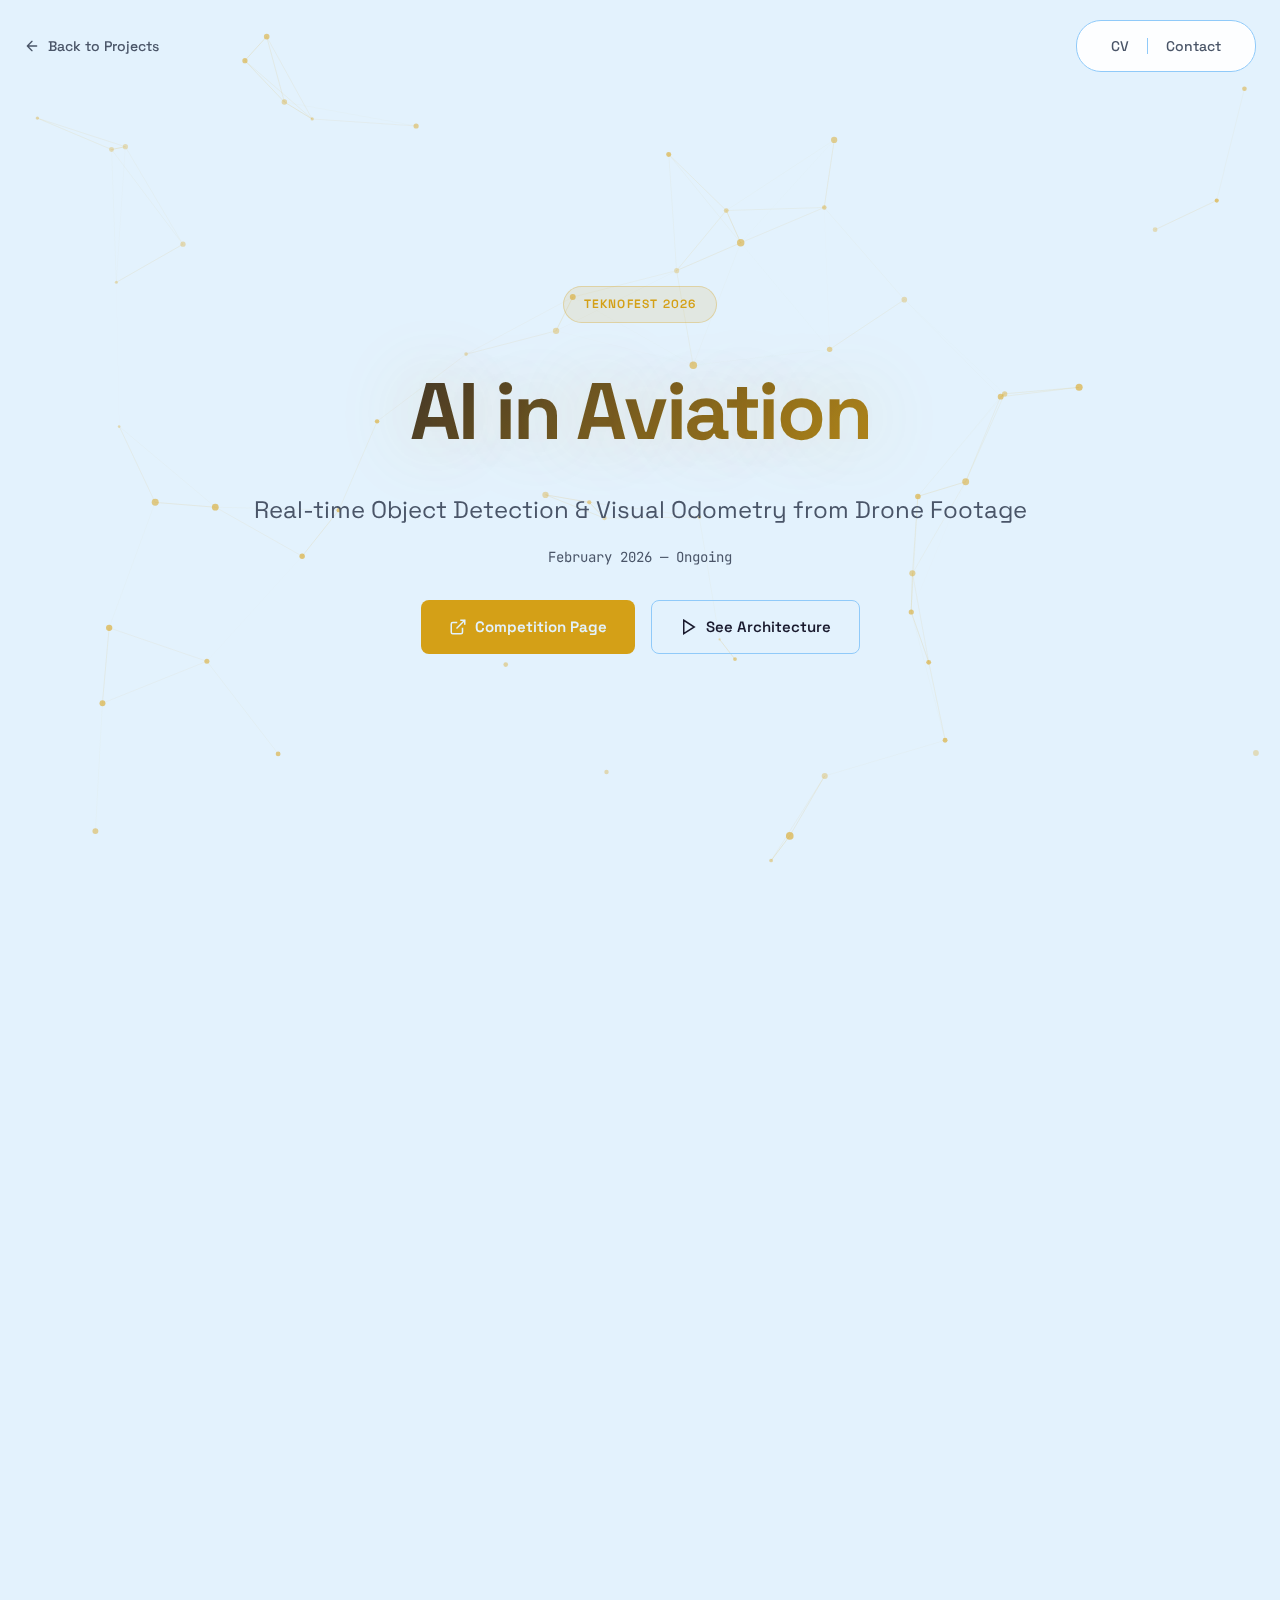
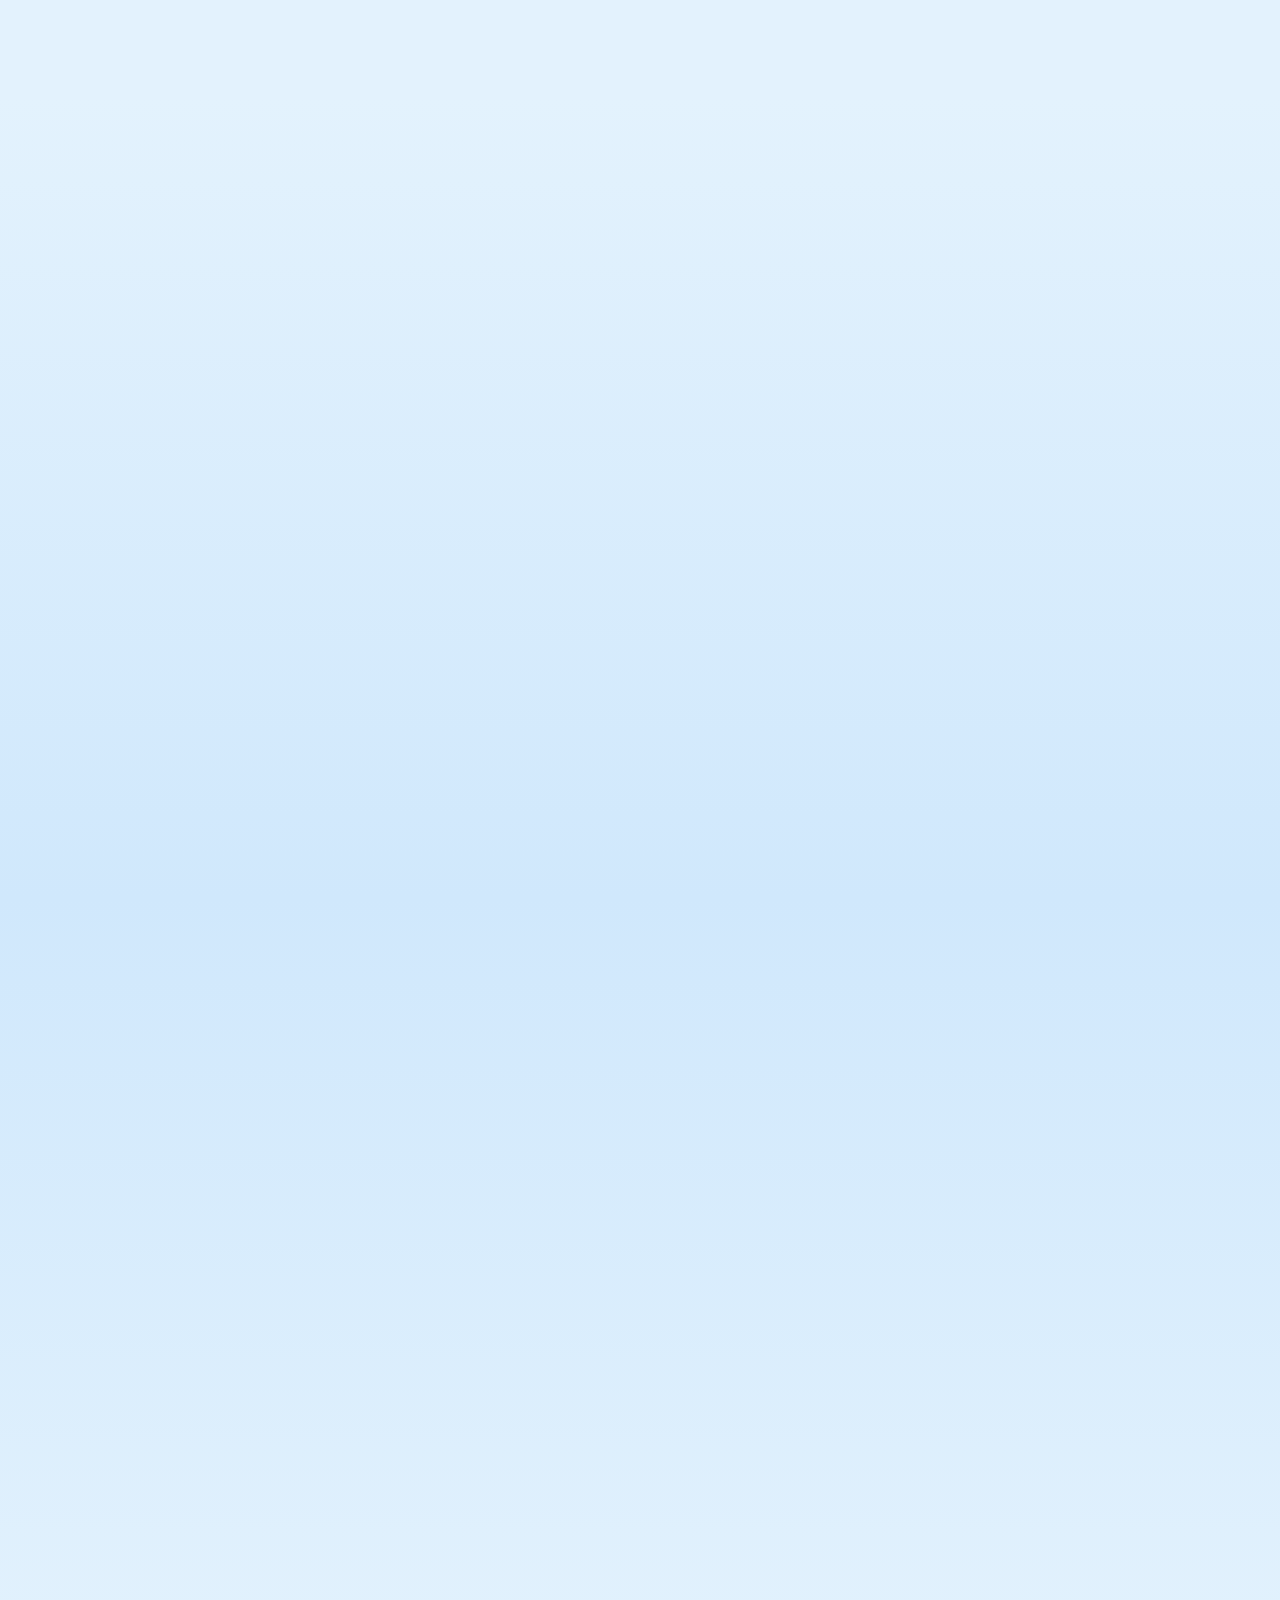
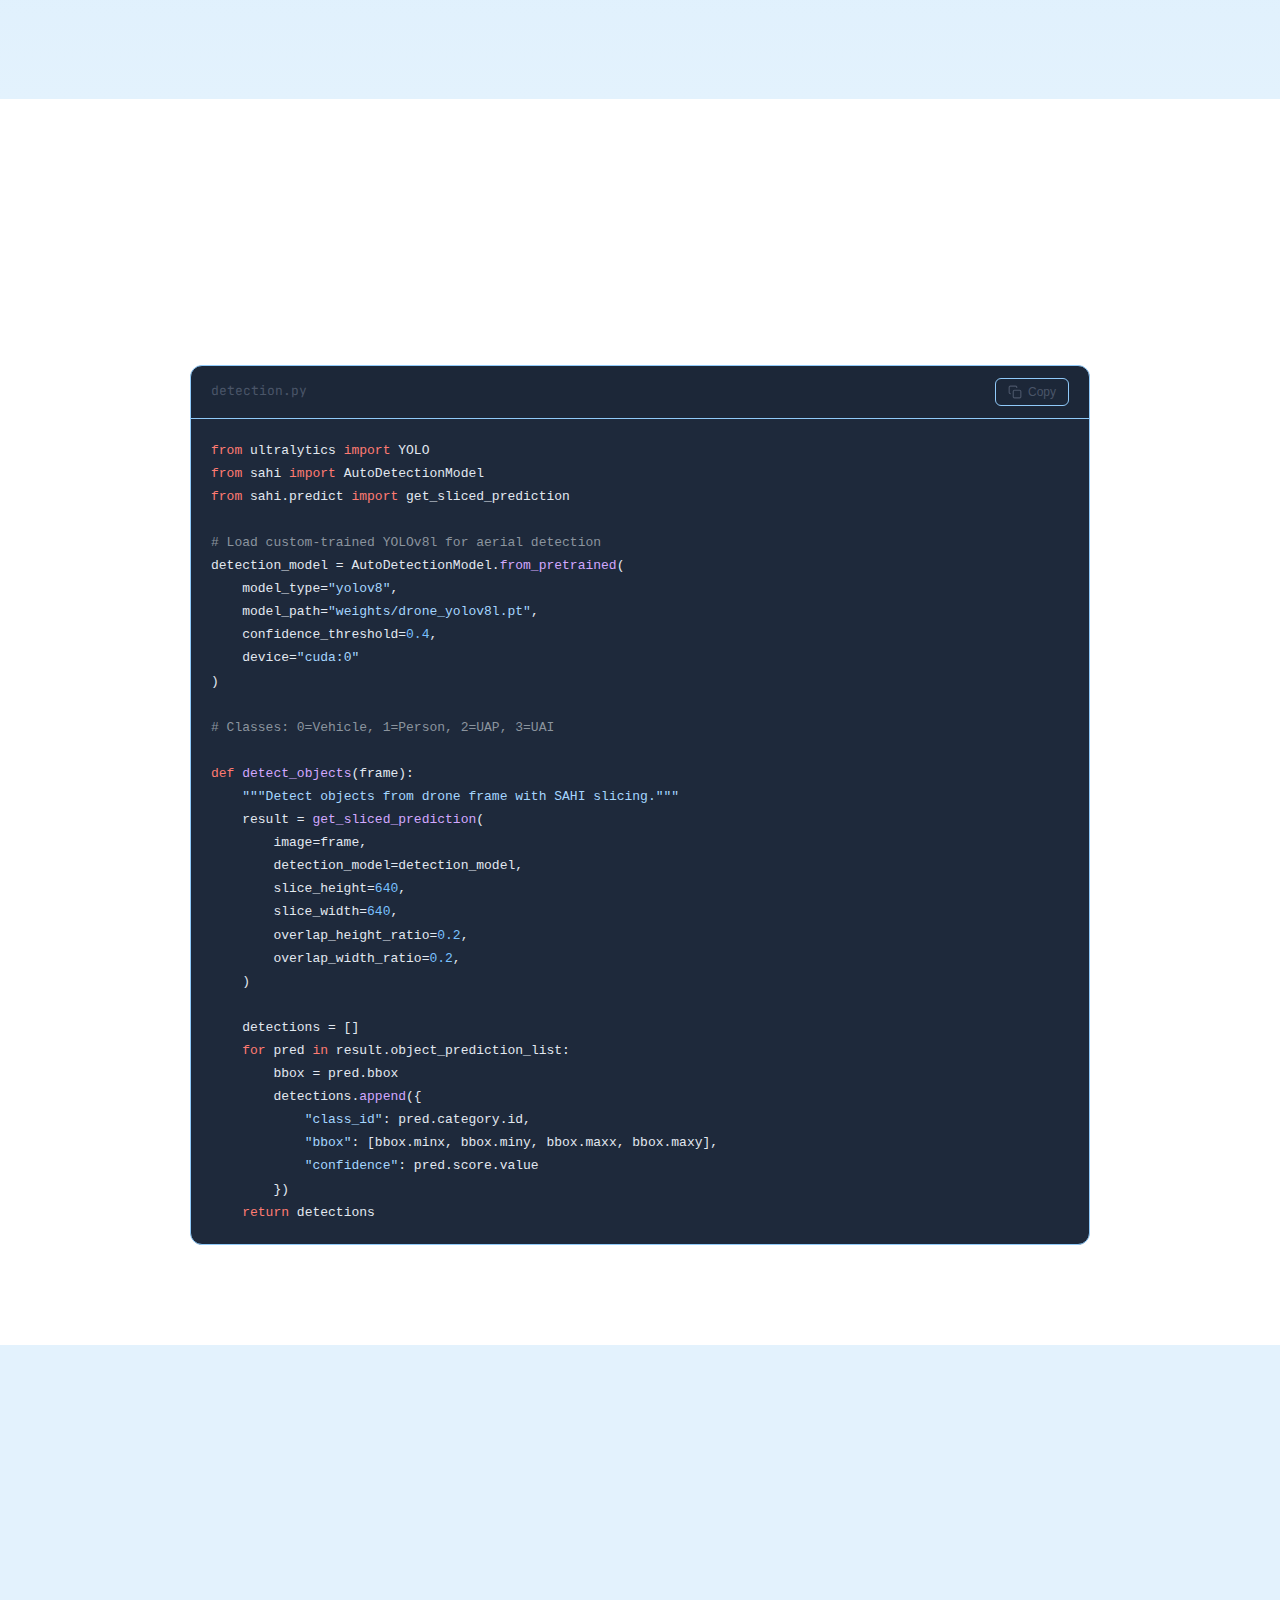
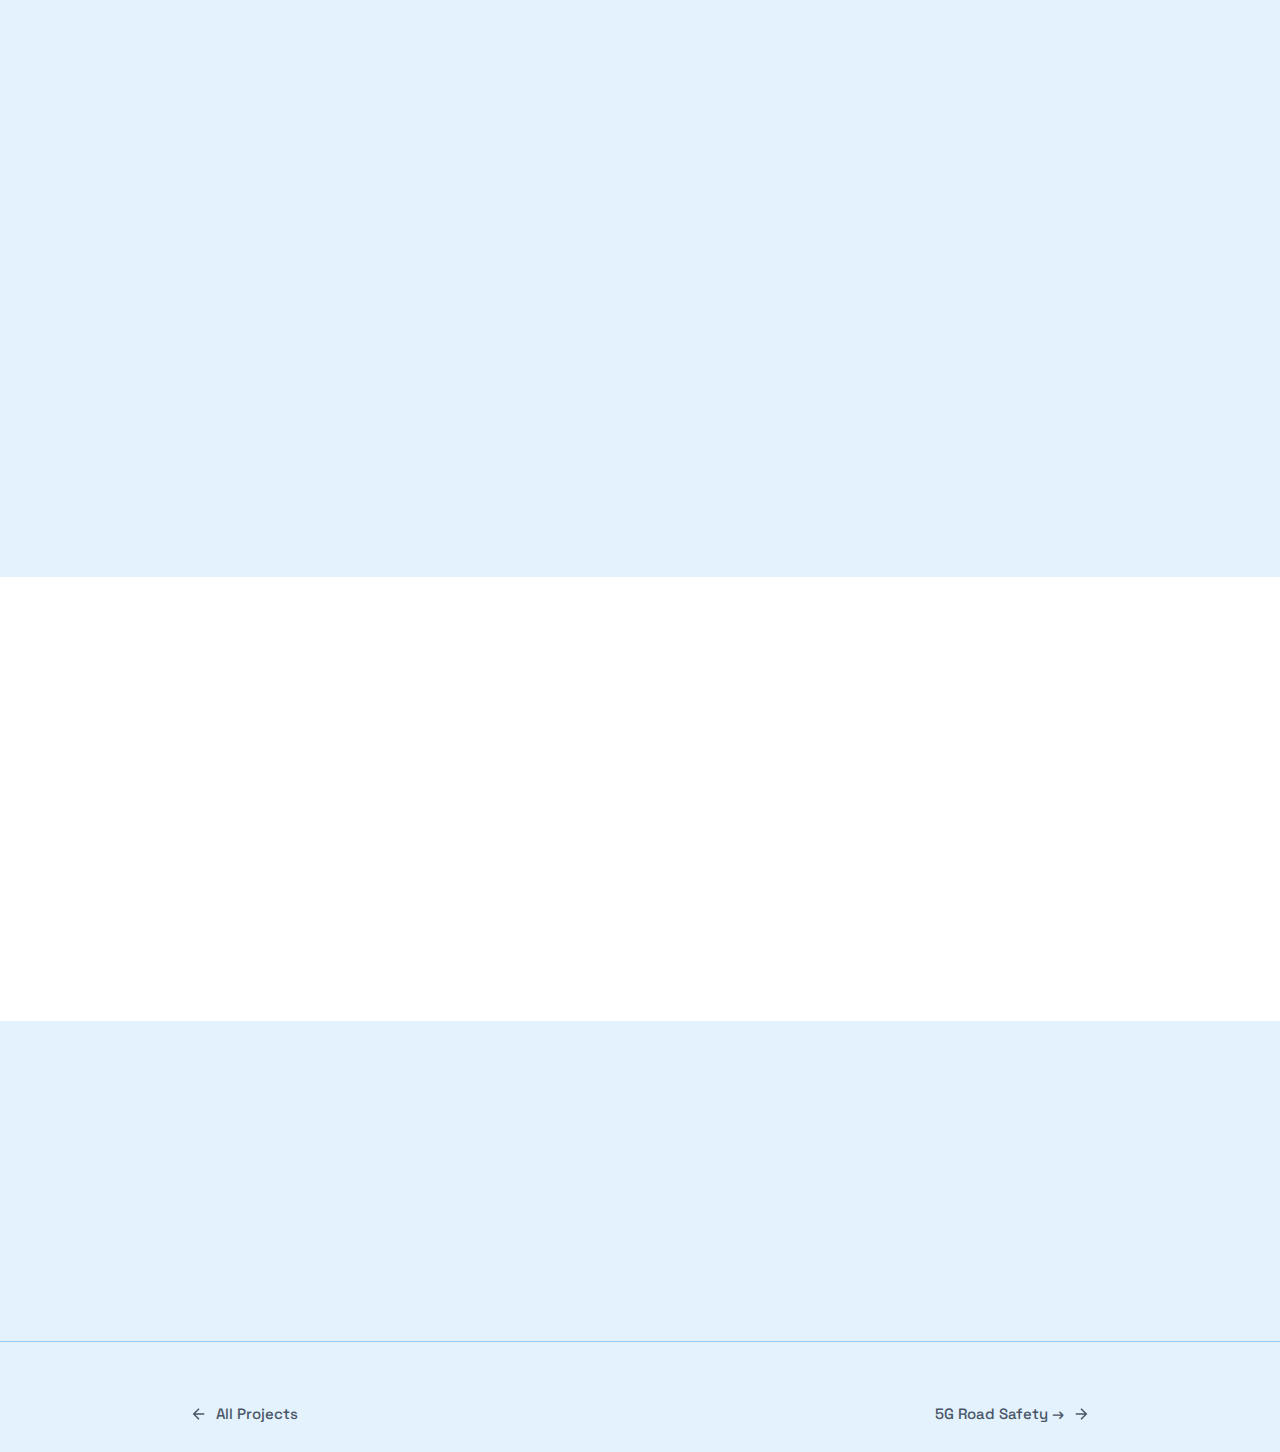
<file: projects/DRONE/drone.html>
<!DOCTYPE html>
<html lang="en">
<head>
    <meta charset="UTF-8">
    <meta name="viewport" content="width=device-width, initial-scale=1.0">
    <meta name="description" content="TEKNOFEST 2026 - AI in Aviation Competition: Real-time Object Detection & Visual Odometry from Drone Footage">
    <meta name="author" content="Adem">
    <meta name="theme-color" content="#e3f2fd">
    <title>AI in Aviation — Drone AI | Adem</title>
    <link rel="preconnect" href="https://fonts.googleapis.com">
    <link rel="preconnect" href="https://fonts.gstatic.com" crossorigin>
    <link href="https://fonts.googleapis.com/css2?family=JetBrains+Mono:wght@400;500;600&family=Space+Grotesk:wght@300;400;500;600;700&display=swap" rel="stylesheet">
    <link rel="stylesheet" href="drone.css">
</head>
<body>
    <!-- Navigation -->
    <nav class="nav-container">
        <a href="../../index.html#projects" class="back-link">
            <svg viewBox="0 0 24 24" fill="none" stroke="currentColor" stroke-width="2" stroke-linecap="round" stroke-linejoin="round"><path d="M19 12H5M12 19l-7-7 7-7"/></svg>
            Back to Projects
        </a>
        <div class="nav-pill">
            <a href="../../cv.html">CV</a>
            <span class="divider"></span>
            <a href="../../contact.html">Contact</a>
        </div>
    </nav>

    <!-- Hero Section -->
    <section class="hero-section">
        <div class="hero-bg"><canvas id="hero-canvas"></canvas></div>
        <div class="hero-content">
            <span class="category-badge">TEKNOFEST 2026</span>
            <h1 class="hero-title">AI in Aviation</h1>
            <p class="hero-subtitle">Real-time Object Detection & Visual Odometry from Drone Footage</p>
            <p class="hero-date">February 2026 — Ongoing</p>
            <div class="hero-buttons">
                <a href="https://www.teknofest.org/tr/yarismalar/havacilikta-yapay-zeka-yarismasi/" target="_blank" rel="noopener noreferrer" class="btn btn-primary">
                    <svg viewBox="0 0 24 24" fill="none" stroke="currentColor" stroke-width="2"><path d="M18 13v6a2 2 0 0 1-2 2H5a2 2 0 0 1-2-2V8a2 2 0 0 1 2-2h6"/><polyline points="15 3 21 3 21 9"/><line x1="10" y1="14" x2="21" y2="3"/></svg>
                    Competition Page
                </a>
                <a href="#architecture" class="btn btn-secondary">
                    <svg viewBox="0 0 24 24" fill="none" stroke="currentColor" stroke-width="2"><polygon points="5 3 19 12 5 21 5 3"/></svg>
                    See Architecture
                </a>
            </div>
        </div>
    </section>

    <!-- Overview Section -->
    <section class="section">
        <h2 class="section-title reveal">What I'm Building</h2>
        <div class="overview-content">
            <div class="overview-text reveal">
                <p>A complete <strong>AI-powered drone video analysis system</strong> for the TEKNOFEST 2026 AI in Aviation competition. The system processes drone camera footage in real-time to perform object detection, visual odometry (6-DOF pose estimation), and reference object recognition — all running on a local LAN with no internet.</p>
                <p>The core challenge: detect <strong>vehicles, people, and special reference markers</strong> (UAP — turquoise circle, UAI — red crescent) from aerial footage while simultaneously tracking the drone's 3D position using only visual data. The system runs a <strong>parallel multiprocessing pipeline</strong> — YOLO on GPU, Visual Odometry and reference matching on CPU — to maximize throughput.</p>
                <p>The competition takes place in a closed LAN environment. The system downloads video from a local server via Ethernet, processes it through three parallel AI modules, and returns structured JSON results with bounding boxes, 6-DOF position, and reference object coordinates — all within strict time limits.</p>
            </div>
            <div class="feature-cards reveal">
                <div class="feature-card">
                    <div class="feature-icon">🎯</div>
                    <div><h4>Object Detection</h4><p>YOLOv8l with SAHI for small aerial objects</p></div>
                </div>
                <div class="feature-card">
                    <div class="feature-icon">📐</div>
                    <div><h4>Visual Odometry</h4><p>6-DOF position tracking (X,Y,Z + Yaw,Pitch,Roll)</p></div>
                </div>
                <div class="feature-card">
                    <div class="feature-icon">🔍</div>
                    <div><h4>Reference Matching</h4><p>DINOv2 + HSV color segmentation</p></div>
                </div>
                <div class="feature-card">
                    <div class="feature-icon">⚡</div>
                    <div><h4>Parallel Pipeline</h4><p>Python multiprocessing — GPU + CPU</p></div>
                </div>
            </div>
        </div>
    </section>

    <!-- Architecture Section -->
    <section class="architecture-section" id="architecture">
        <div class="architecture-container">
            <h2 class="section-title reveal">System Architecture</h2>

            <!-- Main Pipeline -->
            <div class="pipeline-wrapper reveal">
                <div class="pipeline-label">Main Processing Pipeline</div>
                <div class="pipeline">
                    <div class="pipeline-steps">
                        <div class="pipeline-step"><div class="step-box"><div class="step-icon">🌐</div><div class="step-title">LAN Server</div><div class="step-tooltip"><h5>Video Download</h5><p>Download drone footage from local server via Ethernet. Closed LAN — no internet. TEKNOFEST provides server communication code blocks.</p></div></div></div>
                        <div class="step-arrow"><div class="arrow-line"></div></div>
                        <div class="pipeline-step"><div class="step-box"><div class="step-icon">🎞️</div><div class="step-title">Decode Frames</div><div class="step-tooltip"><h5>Frame Extraction</h5><p>OpenCV VideoCapture decodes video. Frames dispatched to three parallel worker processes via shared queues.</p></div></div></div>
                        <div class="step-arrow"><div class="arrow-line"></div></div>
                        <div class="pipeline-step"><div class="step-box highlight-box"><div class="step-icon">🧠</div><div class="step-title">3 AI Modules</div><div class="step-tooltip"><h5>Parallel Processing</h5><p>Three modules run simultaneously: YOLO (GPU), Visual Odometry (CPU), Reference Matching (CPU). Results merged per-frame.</p></div></div></div>
                        <div class="step-arrow"><div class="arrow-line"></div></div>
                        <div class="pipeline-step"><div class="step-box"><div class="step-icon">📊</div><div class="step-title">Merge Results</div><div class="step-tooltip"><h5>Result Aggregation</h5><p>Combine detections, 6-DOF position data, and reference object matches into structured JSON output per frame.</p></div></div></div>
                        <div class="step-arrow"><div class="arrow-line"></div></div>
                        <div class="pipeline-step"><div class="step-box"><div class="step-icon">📤</div><div class="step-title">Submit JSON</div><div class="step-tooltip"><h5>Result Submission</h5><p>POST structured JSON: {frame_id, detections[], position{x,y,z}, reference_object{x,y,w,h}} to server.</p></div></div></div>
                    </div>
                </div>
            </div>

            <!-- Detection Pipeline -->
            <div class="pipeline-wrapper reveal">
                <div class="pipeline-label">Module 1 — Object Detection (GPU)</div>
                <div class="pipeline">
                    <div class="pipeline-steps">
                        <div class="pipeline-step"><div class="step-box"><div class="step-icon">🖼️</div><div class="step-title">Frame</div><div class="step-tooltip"><h5>Input Frame</h5><p>Raw frame from drone camera. High resolution, objects appear very small due to altitude.</p></div></div></div>
                        <div class="step-arrow"><div class="arrow-line"></div></div>
                        <div class="pipeline-step"><div class="step-box"><div class="step-icon">🔪</div><div class="step-title">SAHI Slice</div><div class="step-tooltip"><h5>Slicing Aided Inference</h5><p>Split frame into overlapping 640×640 tiles. Critical for detecting small objects from aerial perspective. 20% overlap ratio.</p></div></div></div>
                        <div class="step-arrow"><div class="arrow-line"></div></div>
                        <div class="pipeline-step"><div class="step-box"><div class="step-icon">🎯</div><div class="step-title">YOLOv8l</div><div class="step-tooltip"><h5>Detection</h5><p>4 classes: Vehicle (0), Person (1), UAP turquoise circle (2), UAI red crescent (3). FP16 inference on GPU.</p></div></div></div>
                        <div class="step-arrow"><div class="arrow-line"></div></div>
                        <div class="pipeline-step"><div class="step-box"><div class="step-icon">🔗</div><div class="step-title">NMS Merge</div><div class="step-tooltip"><h5>Non-Maximum Suppression</h5><p>Merge overlapping detections from tiles back to full-frame coordinates. Remove duplicate bounding boxes.</p></div></div></div>
                        <div class="step-arrow"><div class="arrow-line"></div></div>
                        <div class="pipeline-step"><div class="step-box"><div class="step-icon">📦</div><div class="step-title">BBox Output</div><div class="step-tooltip"><h5>Results</h5><p>[class_id, x, y, w, h, confidence] per object. Passed to merge step.</p></div></div></div>
                    </div>
                </div>
            </div>

            <!-- VO Pipeline -->
            <div class="pipeline-wrapper reveal">
                <div class="pipeline-label">Module 2 — Visual Odometry (CPU)</div>
                <div class="pipeline">
                    <div class="pipeline-steps">
                        <div class="pipeline-step"><div class="step-box"><div class="step-icon">👁️</div><div class="step-title">Features</div><div class="step-tooltip"><h5>Shi-Tomasi Corners</h5><p>goodFeaturesToTrack() finds up to 2000 strong corner features in grayscale frame.</p></div></div></div>
                        <div class="step-arrow"><div class="arrow-line"></div></div>
                        <div class="pipeline-step"><div class="step-box"><div class="step-icon">🔄</div><div class="step-title">Optical Flow</div><div class="step-tooltip"><h5>Lucas-Kanade Tracking</h5><p>calcOpticalFlowPyrLK() tracks feature points between consecutive frames. Pyramidal approach for multi-scale.</p></div></div></div>
                        <div class="step-arrow"><div class="arrow-line"></div></div>
                        <div class="pipeline-step"><div class="step-box"><div class="step-icon">📐</div><div class="step-title">Essential Mat</div><div class="step-tooltip"><h5>Geometric Estimation</h5><p>findEssentialMat() with RANSAC. Computes essential matrix and removes outlier feature matches simultaneously.</p></div></div></div>
                        <div class="step-arrow"><div class="arrow-line"></div></div>
                        <div class="pipeline-step"><div class="step-box"><div class="step-icon">🧭</div><div class="step-title">Recover Pose</div><div class="step-tooltip"><h5>6-DOF Decomposition</h5><p>recoverPose() extracts R (rotation) and t (translation). Translation: X,Y,Z displacement. Rotation: Yaw, Pitch, Roll.</p></div></div></div>
                        <div class="step-arrow"><div class="arrow-line"></div></div>
                        <div class="pipeline-step"><div class="step-box"><div class="step-icon">📍</div><div class="step-title">Kalman Filter</div><div class="step-tooltip"><h5>Drift Correction</h5><p>Smooths cumulative position. Keyframe selection (every N-th frame) reduces error accumulation. Loop closure for known regions.</p></div></div></div>
                    </div>
                </div>
            </div>

            <!-- Reference Pipeline -->
            <div class="pipeline-wrapper reveal">
                <div class="pipeline-label">Module 3 — Reference Object Matching (CPU)</div>
                <div class="pipeline">
                    <div class="pipeline-steps">
                        <div class="pipeline-step"><div class="step-box"><div class="step-icon">🎨</div><div class="step-title">HSV Filter</div><div class="step-tooltip"><h5>Color Segmentation</h5><p>Convert to HSV color space. Apply masks for turquoise (UAP) and red (UAI) color ranges. Morphological cleanup.</p></div></div></div>
                        <div class="step-arrow"><div class="arrow-line"></div></div>
                        <div class="pipeline-step"><div class="step-box"><div class="step-icon">🔲</div><div class="step-title">Contours</div><div class="step-tooltip"><h5>Shape Detection</h5><p>findContours() on binary masks. Filter by area, circularity, aspect ratio. Generates candidate bounding boxes.</p></div></div></div>
                        <div class="step-arrow"><div class="arrow-line"></div></div>
                        <div class="pipeline-step"><div class="step-box"><div class="step-icon">🦕</div><div class="step-title">DINOv2</div><div class="step-tooltip"><h5>Visual Similarity</h5><p>Self-supervised ViT features. Compare candidate crops against reference templates via cosine similarity. ONNX Runtime for CPU speed.</p></div></div></div>
                        <div class="step-arrow"><div class="arrow-line"></div></div>
                        <div class="pipeline-step"><div class="step-box"><div class="step-icon">✅</div><div class="step-title">Cross-Validate</div><div class="step-tooltip"><h5>Multi-Method Verification</h5><p>Only accept candidates confirmed by both HSV contour detection AND DINOv2 similarity AND YOLO detection (if available).</p></div></div></div>
                    </div>
                </div>
            </div>
        </div>
    </section>

    <!-- Code Section -->
    <section class="code-section">
        <div class="code-container">
            <h2 class="section-title reveal">Code Highlights</h2>
            <div class="code-tabs reveal">
                <button class="code-tab active" data-tab="code-yolo">YOLO + SAHI</button>
                <button class="code-tab" data-tab="code-vo">Visual Odometry</button>
                <button class="code-tab" data-tab="code-ref">Reference Matching</button>
                <button class="code-tab" data-tab="code-multi">Multiprocessing</button>
            </div>

            <div class="code-block active" id="code-yolo">
                <div class="code-header"><span class="code-filename">detection.py</span><button class="copy-btn"><svg viewBox="0 0 24 24" fill="none" stroke="currentColor" stroke-width="2"><rect x="9" y="9" width="13" height="13" rx="2" ry="2"/><path d="M5 15H4a2 2 0 0 1-2-2V4a2 2 0 0 1 2-2h9a2 2 0 0 1 2 2v1"/></svg> Copy</button></div>
                <div class="code-content"><pre><code><span class="keyword">from</span> ultralytics <span class="keyword">import</span> YOLO
<span class="keyword">from</span> sahi <span class="keyword">import</span> AutoDetectionModel
<span class="keyword">from</span> sahi.predict <span class="keyword">import</span> get_sliced_prediction

<span class="comment"># Load custom-trained YOLOv8l for aerial detection</span>
detection_model = AutoDetectionModel.<span class="function">from_pretrained</span>(
    model_type=<span class="string">"yolov8"</span>,
    model_path=<span class="string">"weights/drone_yolov8l.pt"</span>,
    confidence_threshold=<span class="number">0.4</span>,
    device=<span class="string">"cuda:0"</span>
)

<span class="comment"># Classes: 0=Vehicle, 1=Person, 2=UAP, 3=UAI</span>

<span class="keyword">def</span> <span class="function">detect_objects</span>(frame):
    <span class="string">"""Detect objects from drone frame with SAHI slicing."""</span>
    result = <span class="function">get_sliced_prediction</span>(
        image=frame,
        detection_model=detection_model,
        slice_height=<span class="number">640</span>,
        slice_width=<span class="number">640</span>,
        overlap_height_ratio=<span class="number">0.2</span>,
        overlap_width_ratio=<span class="number">0.2</span>,
    )

    detections = []
    <span class="keyword">for</span> pred <span class="keyword">in</span> result.object_prediction_list:
        bbox = pred.bbox
        detections.<span class="function">append</span>({
            <span class="string">"class_id"</span>: pred.category.id,
            <span class="string">"bbox"</span>: [bbox.minx, bbox.miny, bbox.maxx, bbox.maxy],
            <span class="string">"confidence"</span>: pred.score.value
        })
    <span class="keyword">return</span> detections</code></pre></div>
            </div>

            <div class="code-block" id="code-vo">
                <div class="code-header"><span class="code-filename">visual_odometry.py</span><button class="copy-btn"><svg viewBox="0 0 24 24" fill="none" stroke="currentColor" stroke-width="2"><rect x="9" y="9" width="13" height="13" rx="2" ry="2"/><path d="M5 15H4a2 2 0 0 1-2-2V4a2 2 0 0 1 2-2h9a2 2 0 0 1 2 2v1"/></svg> Copy</button></div>
                <div class="code-content"><pre><code><span class="keyword">import</span> cv2
<span class="keyword">import</span> numpy <span class="keyword">as</span> np

<span class="keyword">class</span> <span class="function">VisualOdometry</span>:
    <span class="keyword">def</span> <span class="function">__init__</span>(self, K):
        <span class="string">"""K = 3x3 camera intrinsic matrix."""</span>
        self.K = K
        self.pos = np.<span class="function">zeros</span>((<span class="number">3</span>, <span class="number">1</span>))
        self.rot = np.<span class="function">eye</span>(<span class="number">3</span>)
        self.prev = <span class="keyword">None</span>

    <span class="keyword">def</span> <span class="function">process</span>(self, frame):
        gray = cv2.<span class="function">cvtColor</span>(frame, cv2.COLOR_BGR2GRAY)
        <span class="keyword">if</span> self.prev <span class="keyword">is None</span>:
            self.prev = gray
            <span class="keyword">return</span> self.<span class="function">_pose</span>()

        <span class="comment"># 1. Detect features (Shi-Tomasi)</span>
        p1 = cv2.<span class="function">goodFeaturesToTrack</span>(
            self.prev, maxCorners=<span class="number">2000</span>,
            qualityLevel=<span class="number">0.01</span>, minDistance=<span class="number">7</span>)

        <span class="comment"># 2. Track via Optical Flow (Lucas-Kanade)</span>
        p2, st, _ = cv2.<span class="function">calcOpticalFlowPyrLK</span>(
            self.prev, gray, p1, <span class="keyword">None</span>)
        g1, g2 = p1[st == <span class="number">1</span>], p2[st == <span class="number">1</span>]

        <span class="comment"># 3. Essential Matrix + RANSAC outlier removal</span>
        E, mask = cv2.<span class="function">findEssentialMat</span>(
            g1, g2, self.K, method=cv2.RANSAC)

        <span class="comment"># 4. Decompose into R (rotation) + t (translation)</span>
        _, R, t, _ = cv2.<span class="function">recoverPose</span>(E, g1, g2, self.K)

        <span class="comment"># 5. Cumulative pose update</span>
        self.pos += self.rot @ t
        self.rot = R @ self.rot
        self.prev = gray
        <span class="keyword">return</span> self.<span class="function">_pose</span>()</code></pre></div>
            </div>

            <div class="code-block" id="code-ref">
                <div class="code-header"><span class="code-filename">reference_matching.py</span><button class="copy-btn"><svg viewBox="0 0 24 24" fill="none" stroke="currentColor" stroke-width="2"><rect x="9" y="9" width="13" height="13" rx="2" ry="2"/><path d="M5 15H4a2 2 0 0 1-2-2V4a2 2 0 0 1 2-2h9a2 2 0 0 1 2 2v1"/></svg> Copy</button></div>
                <div class="code-content"><pre><code><span class="keyword">import</span> cv2, numpy <span class="keyword">as</span> np

<span class="comment"># HSV color ranges for reference markers</span>
UAP_RANGE = (np.<span class="function">array</span>([<span class="number">80</span>,<span class="number">100</span>,<span class="number">100</span>]), np.<span class="function">array</span>([<span class="number">100</span>,<span class="number">255</span>,<span class="number">255</span>]))  <span class="comment"># Turquoise</span>
UAI_LO = (np.<span class="function">array</span>([<span class="number">0</span>,<span class="number">120</span>,<span class="number">100</span>]), np.<span class="function">array</span>([<span class="number">10</span>,<span class="number">255</span>,<span class="number">255</span>]))   <span class="comment"># Red low</span>
UAI_HI = (np.<span class="function">array</span>([<span class="number">170</span>,<span class="number">120</span>,<span class="number">100</span>]), np.<span class="function">array</span>([<span class="number">180</span>,<span class="number">255</span>,<span class="number">255</span>])) <span class="comment"># Red high</span>

<span class="keyword">def</span> <span class="function">find_reference</span>(frame, yolo_dets):
    <span class="string">"""HSV segmentation + DINOv2 verification."""</span>
    hsv = cv2.<span class="function">cvtColor</span>(frame, cv2.COLOR_BGR2HSV)

    <span class="comment"># Step 1: Color mask for turquoise (UAP)</span>
    mask = cv2.<span class="function">inRange</span>(hsv, *UAP_RANGE)

    <span class="comment"># Step 2: Morphological cleanup</span>
    kern = cv2.<span class="function">getStructuringElement</span>(cv2.MORPH_ELLIPSE, (<span class="number">5</span>,<span class="number">5</span>))
    mask = cv2.<span class="function">morphologyEx</span>(mask, cv2.MORPH_CLOSE, kern)

    <span class="comment"># Step 3: Find contours → candidate bboxes</span>
    cnts, _ = cv2.<span class="function">findContours</span>(
        mask, cv2.RETR_EXTERNAL, cv2.CHAIN_APPROX_SIMPLE)

    <span class="comment"># Step 4: DINOv2 similarity check (ONNX)</span>
    candidates = <span class="function">filter_by_area</span>(cnts, min_area=<span class="number">100</span>)
    verified = <span class="function">dino_verify</span>(frame, candidates, threshold=<span class="number">0.7</span>)

    <span class="comment"># Step 5: Cross-validate with YOLO class_id=2</span>
    <span class="keyword">return</span> <span class="function">cross_validate</span>(verified, yolo_dets, cls=<span class="number">2</span>)</code></pre></div>
            </div>

            <div class="code-block" id="code-multi">
                <div class="code-header"><span class="code-filename">pipeline.py</span><button class="copy-btn"><svg viewBox="0 0 24 24" fill="none" stroke="currentColor" stroke-width="2"><rect x="9" y="9" width="13" height="13" rx="2" ry="2"/><path d="M5 15H4a2 2 0 0 1-2-2V4a2 2 0 0 1 2-2h9a2 2 0 0 1 2 2v1"/></svg> Copy</button></div>
                <div class="code-content"><pre><code><span class="keyword">from</span> multiprocessing <span class="keyword">import</span> Process, Queue
<span class="keyword">import</span> requests

<span class="keyword">def</span> <span class="function">yolo_worker</span>(q_in, q_out):
    <span class="string">"""GPU — YOLOv8 + SAHI detection."""</span>
    model = <span class="function">load_model</span>(<span class="string">"cuda:0"</span>)
    <span class="keyword">while True</span>:
        fid, frame = q_in.<span class="function">get</span>()
        dets = <span class="function">detect_objects</span>(model, frame)
        q_out.<span class="function">put</span>((<span class="string">"yolo"</span>, fid, dets))

<span class="keyword">def</span> <span class="function">vo_worker</span>(q_in, q_out, K):
    <span class="string">"""CPU — Visual Odometry."""</span>
    vo = <span class="function">VisualOdometry</span>(K)
    <span class="keyword">while True</span>:
        fid, frame = q_in.<span class="function">get</span>()
        pose = vo.<span class="function">process</span>(frame)
        q_out.<span class="function">put</span>((<span class="string">"vo"</span>, fid, pose))

<span class="keyword">def</span> <span class="function">ref_worker</span>(q_in, q_out):
    <span class="string">"""CPU — Reference object matching."""</span>
    <span class="keyword">while True</span>:
        fid, frame = q_in.<span class="function">get</span>()
        refs = <span class="function">find_reference</span>(frame)
        q_out.<span class="function">put</span>((<span class="string">"ref"</span>, fid, refs))

<span class="comment"># Download video from LAN server</span>
video = requests.<span class="function">get</span>(<span class="string">"http://192.168.1.100:8080/video"</span>)

<span class="comment"># Launch 3 parallel workers</span>
workers = [
    Process(target=yolo_worker, args=(q1, res)),
    Process(target=vo_worker, args=(q2, res, K)),
    Process(target=ref_worker, args=(q3, res)),
]
<span class="keyword">for</span> w <span class="keyword">in</span> workers: w.<span class="function">start</span>()

<span class="comment"># Submit merged results to server</span>
requests.<span class="function">post</span>(<span class="string">"http://192.168.1.100:8080/submit"</span>, json=result)</code></pre></div>
            </div>
        </div>
    </section>

    <!-- What I Learned -->
    <section class="learned-section">
        <div class="learned-container">
            <h2 class="section-title reveal">What I'm Learning</h2>
            <div class="learned-grid">
                <div class="learned-card"><div class="learned-card-header"><span class="learned-check">✓</span><h4>YOLOv8 Object Detection</h4></div><ul><li>Custom training with VisDrone + DOTA aerial datasets</li><li>SAHI slicing for tiny objects from high altitude</li><li>FP16 inference optimization on GPU</li></ul></div>
                <div class="learned-card"><div class="learned-card-header"><span class="learned-check">✓</span><h4>Visual Odometry</h4></div><ul><li>Essential Matrix estimation with RANSAC</li><li>6-DOF pose decomposition (translation + rotation)</li><li>Kalman filter & keyframe selection for drift control</li></ul></div>
                <div class="learned-card"><div class="learned-card-header"><span class="learned-check">✓</span><h4>Computer Vision</h4></div><ul><li>HSV color segmentation for marker detection</li><li>Morphological operations (erosion, dilation, closing)</li><li>Lucas-Kanade pyramidal optical flow</li></ul></div>
                <div class="learned-card"><div class="learned-card-header"><span class="learned-check">✓</span><h4>DINOv2 Self-Supervised</h4></div><ul><li>Visual similarity matching without labels</li><li>PyTorch → ONNX Runtime conversion for CPU</li><li>Feature extraction for reference template matching</li></ul></div>
                <div class="learned-card"><div class="learned-card-header"><span class="learned-check">✓</span><h4>Parallel Processing</h4></div><ul><li>Python multiprocessing with shared queues</li><li>GPU/CPU workload distribution strategy</li><li>Real-time pipeline orchestration per-frame</li></ul></div>
                <div class="learned-card"><div class="learned-card-header"><span class="learned-check">✓</span><h4>Synthetic Data Generation</h4></div><ul><li>Generating UAP/UAI markers with augmentation</li><li>Variable lighting, angles, backgrounds</li><li>Pre-training → fine-tuning with real competition data</li></ul></div>
            </div>
        </div>
    </section>

    <!-- Tech Stack -->
    <section class="tech-section">
        <div class="tech-container">
            <h2 class="section-title reveal" style="justify-content: center;">Tech Stack</h2>
            <div class="tech-grid reveal">
                <div class="tech-badge"><span class="tech-badge-icon">🐍</span><span class="tech-badge-name">Python 3.10+</span><span class="tech-badge-tooltip">Core language</span></div>
                <div class="tech-badge"><span class="tech-badge-icon">🎯</span><span class="tech-badge-name">YOLOv8</span><span class="tech-badge-tooltip">Object detection model</span></div>
                <div class="tech-badge"><span class="tech-badge-icon">👁️</span><span class="tech-badge-name">OpenCV</span><span class="tech-badge-tooltip">Visual odometry & image processing</span></div>
                <div class="tech-badge"><span class="tech-badge-icon">🦕</span><span class="tech-badge-name">DINOv2</span><span class="tech-badge-tooltip">Self-supervised visual features</span></div>
                <div class="tech-badge"><span class="tech-badge-icon">🔪</span><span class="tech-badge-name">SAHI</span><span class="tech-badge-tooltip">Slicing Aided Hyper Inference</span></div>
                <div class="tech-badge"><span class="tech-badge-icon">⚡</span><span class="tech-badge-name">ONNX Runtime</span><span class="tech-badge-tooltip">Optimized CPU inference</span></div>
                <div class="tech-badge"><span class="tech-badge-icon">🔢</span><span class="tech-badge-name">NumPy</span><span class="tech-badge-tooltip">Matrix operations & linear algebra</span></div>
                <div class="tech-badge"><span class="tech-badge-icon">🧵</span><span class="tech-badge-name">Multiprocessing</span><span class="tech-badge-tooltip">Parallel GPU + CPU pipeline</span></div>
            </div>
        </div>
    </section>

    <!-- Stats -->
    <section class="stats-section">
        <div class="stats-container">
            <div class="stats-grid reveal">
                <div class="stat-card"><div class="stat-number" data-value="4">0</div><div class="stat-label">Detection Classes</div></div>
                <div class="stat-card"><div class="stat-number" data-value="640">0</div><div class="stat-label">SAHI Tile Size (px)</div></div>
                <div class="stat-card"><div class="stat-number" data-value="6">0</div><div class="stat-label">DOF Pose Tracking</div></div>
                <div class="stat-card"><div class="stat-number" data-value="3">0</div><div class="stat-label">Parallel AI Modules</div></div>
                <div class="stat-card"><div class="stat-number" data-value="2000">0</div><div class="stat-label">Features / Frame</div></div>
            </div>
        </div>
    </section>

    <!-- Footer -->
    <footer class="project-footer">
        <nav class="footer-nav">
            <a href="../../index.html#projects" class="footer-nav-link"><svg viewBox="0 0 24 24" fill="none" stroke="currentColor" stroke-width="2"><path d="M19 12H5M12 19l-7-7 7-7"/></svg>All Projects</a>
            <a href="../5G/5g.html" class="footer-nav-link">5G Road Safety →<svg viewBox="0 0 24 24" fill="none" stroke="currentColor" stroke-width="2"><path d="M5 12h14M12 5l7 7-7 7"/></svg></a>
        </nav>
    </footer>

    <script src="drone.js"></script>
</body>
</html>
</file>
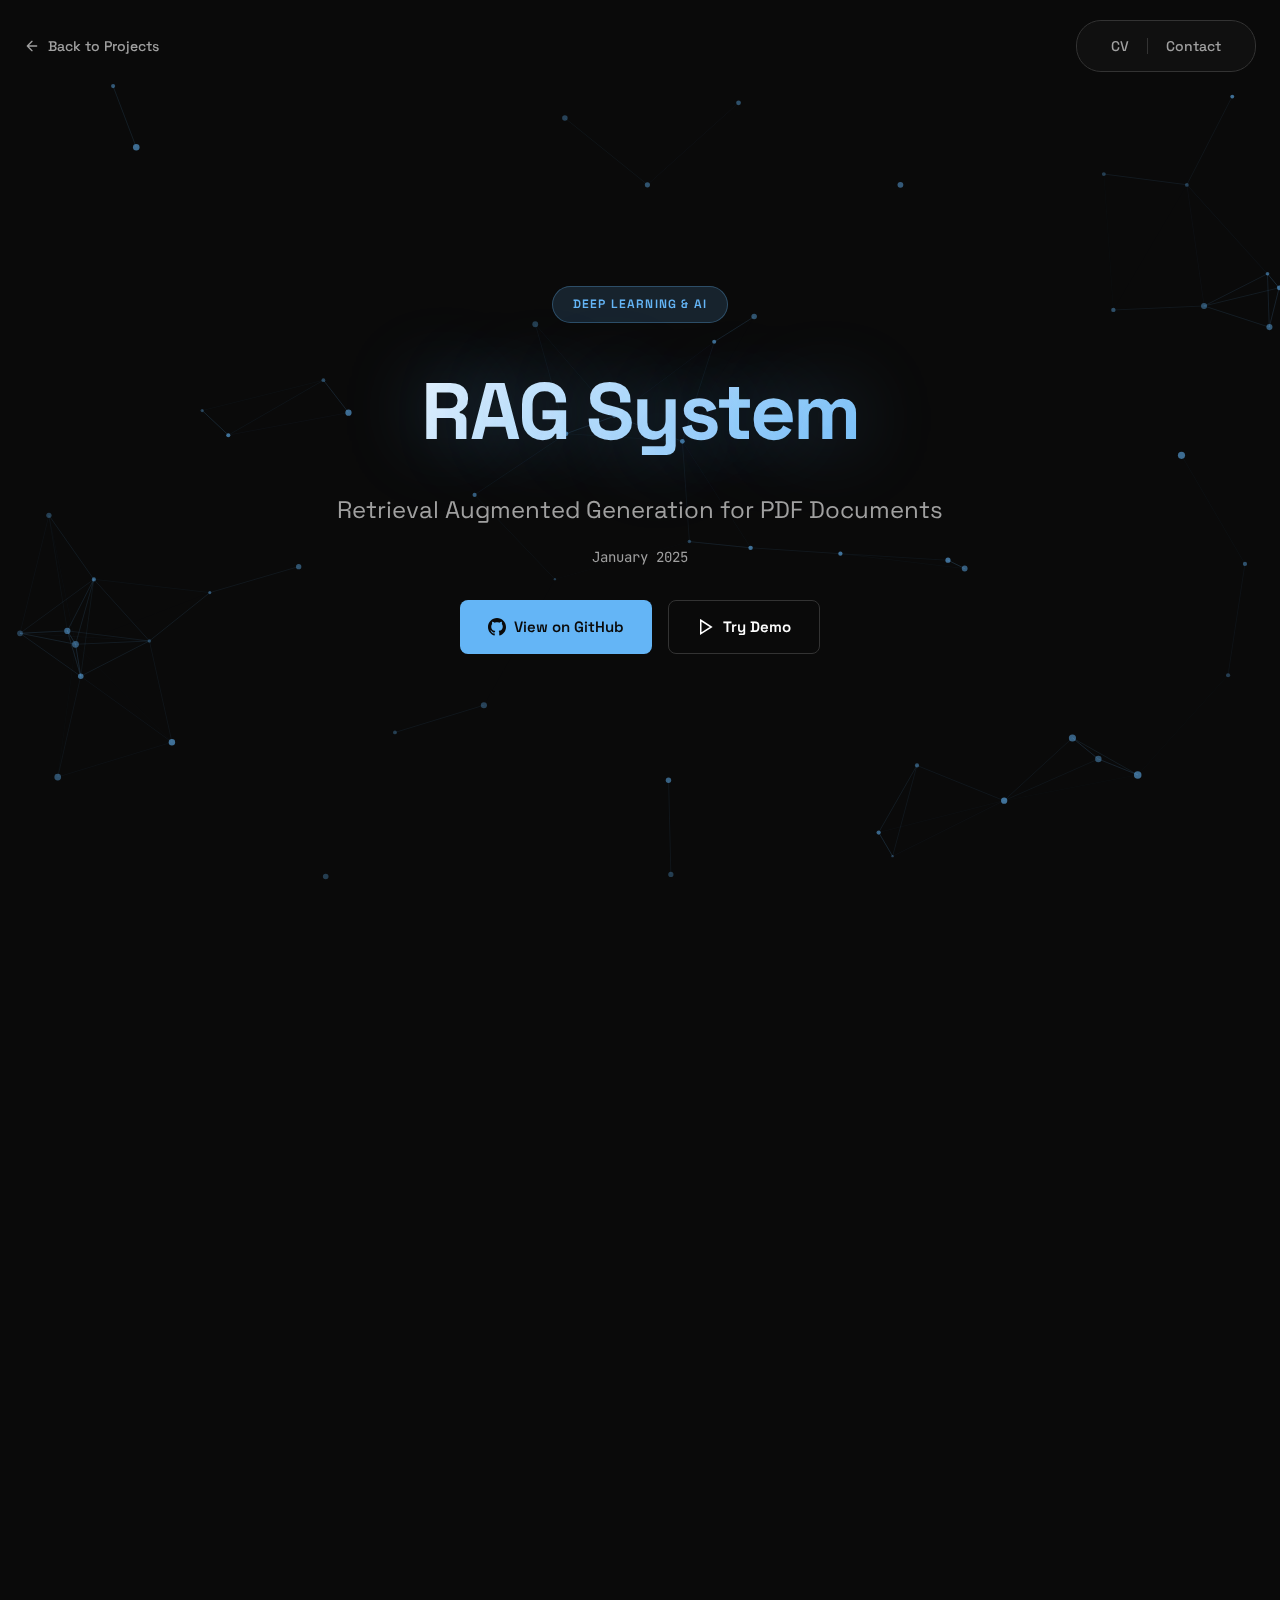
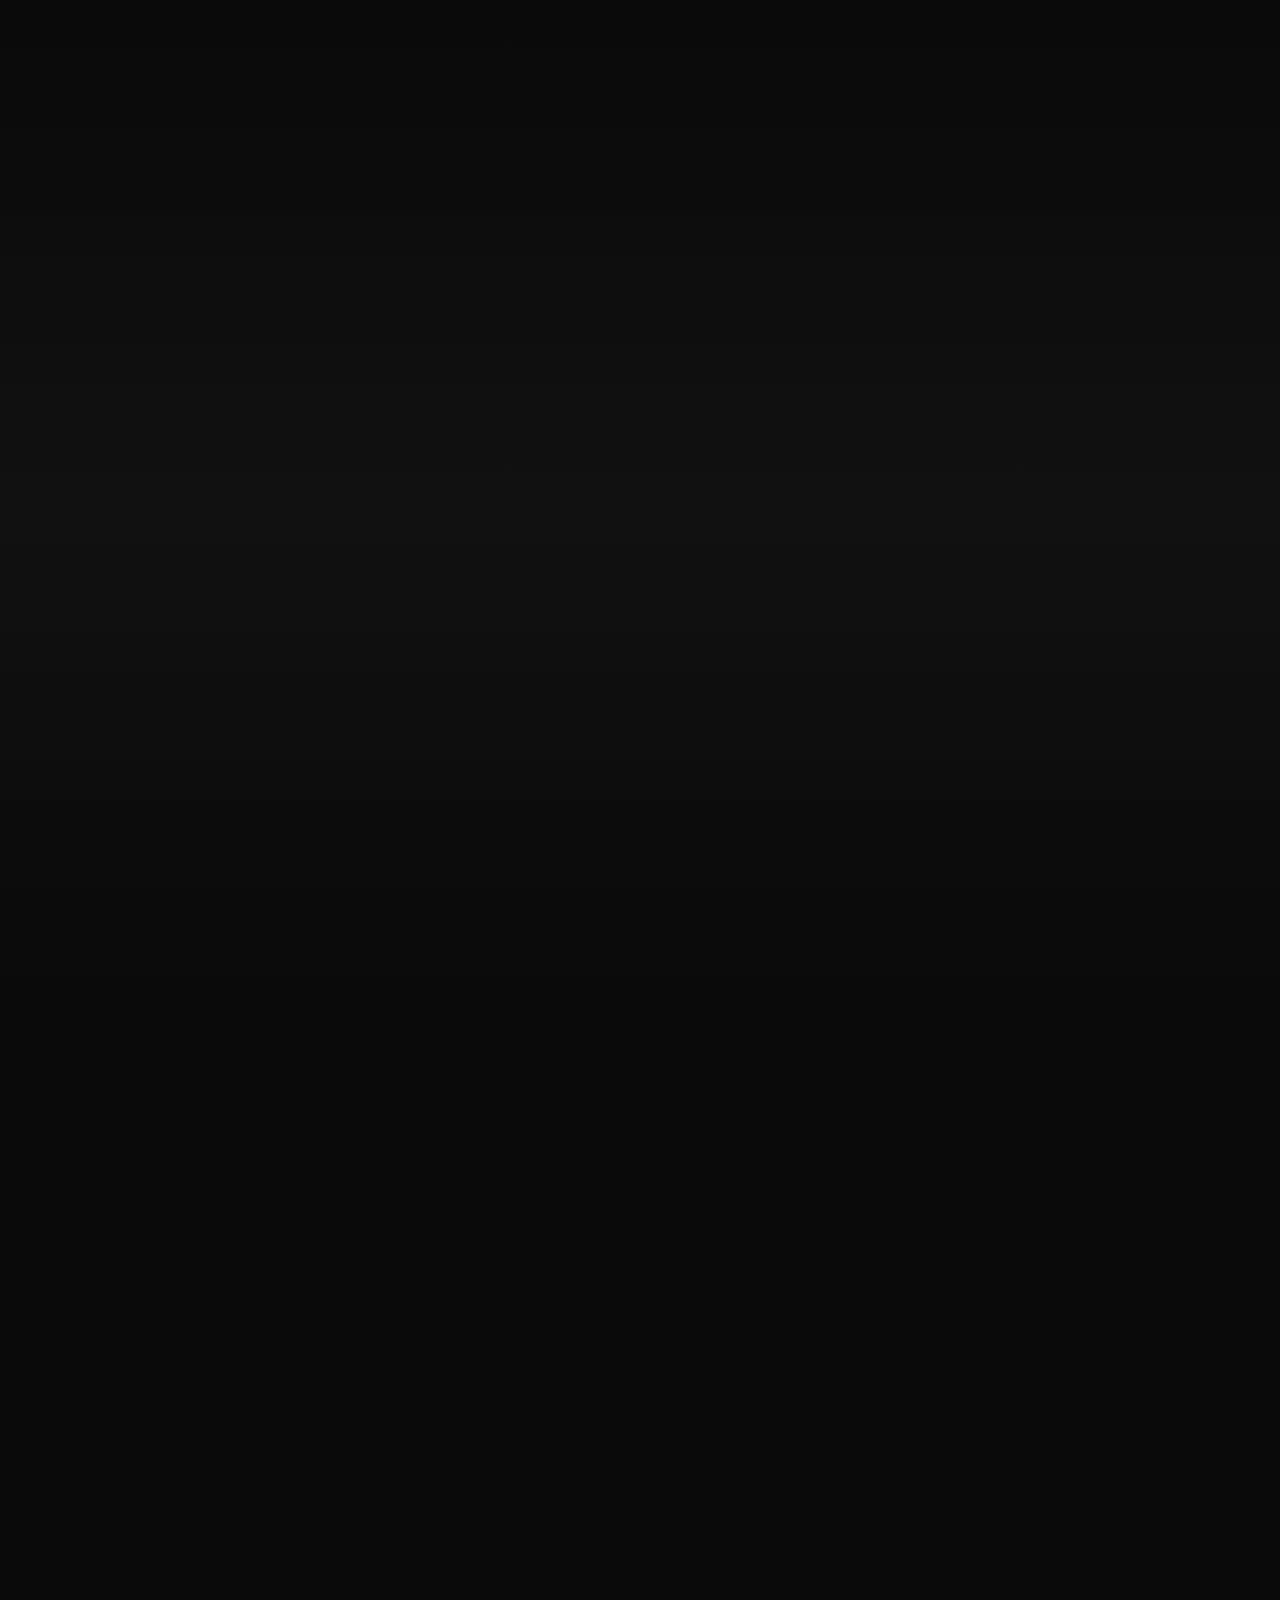
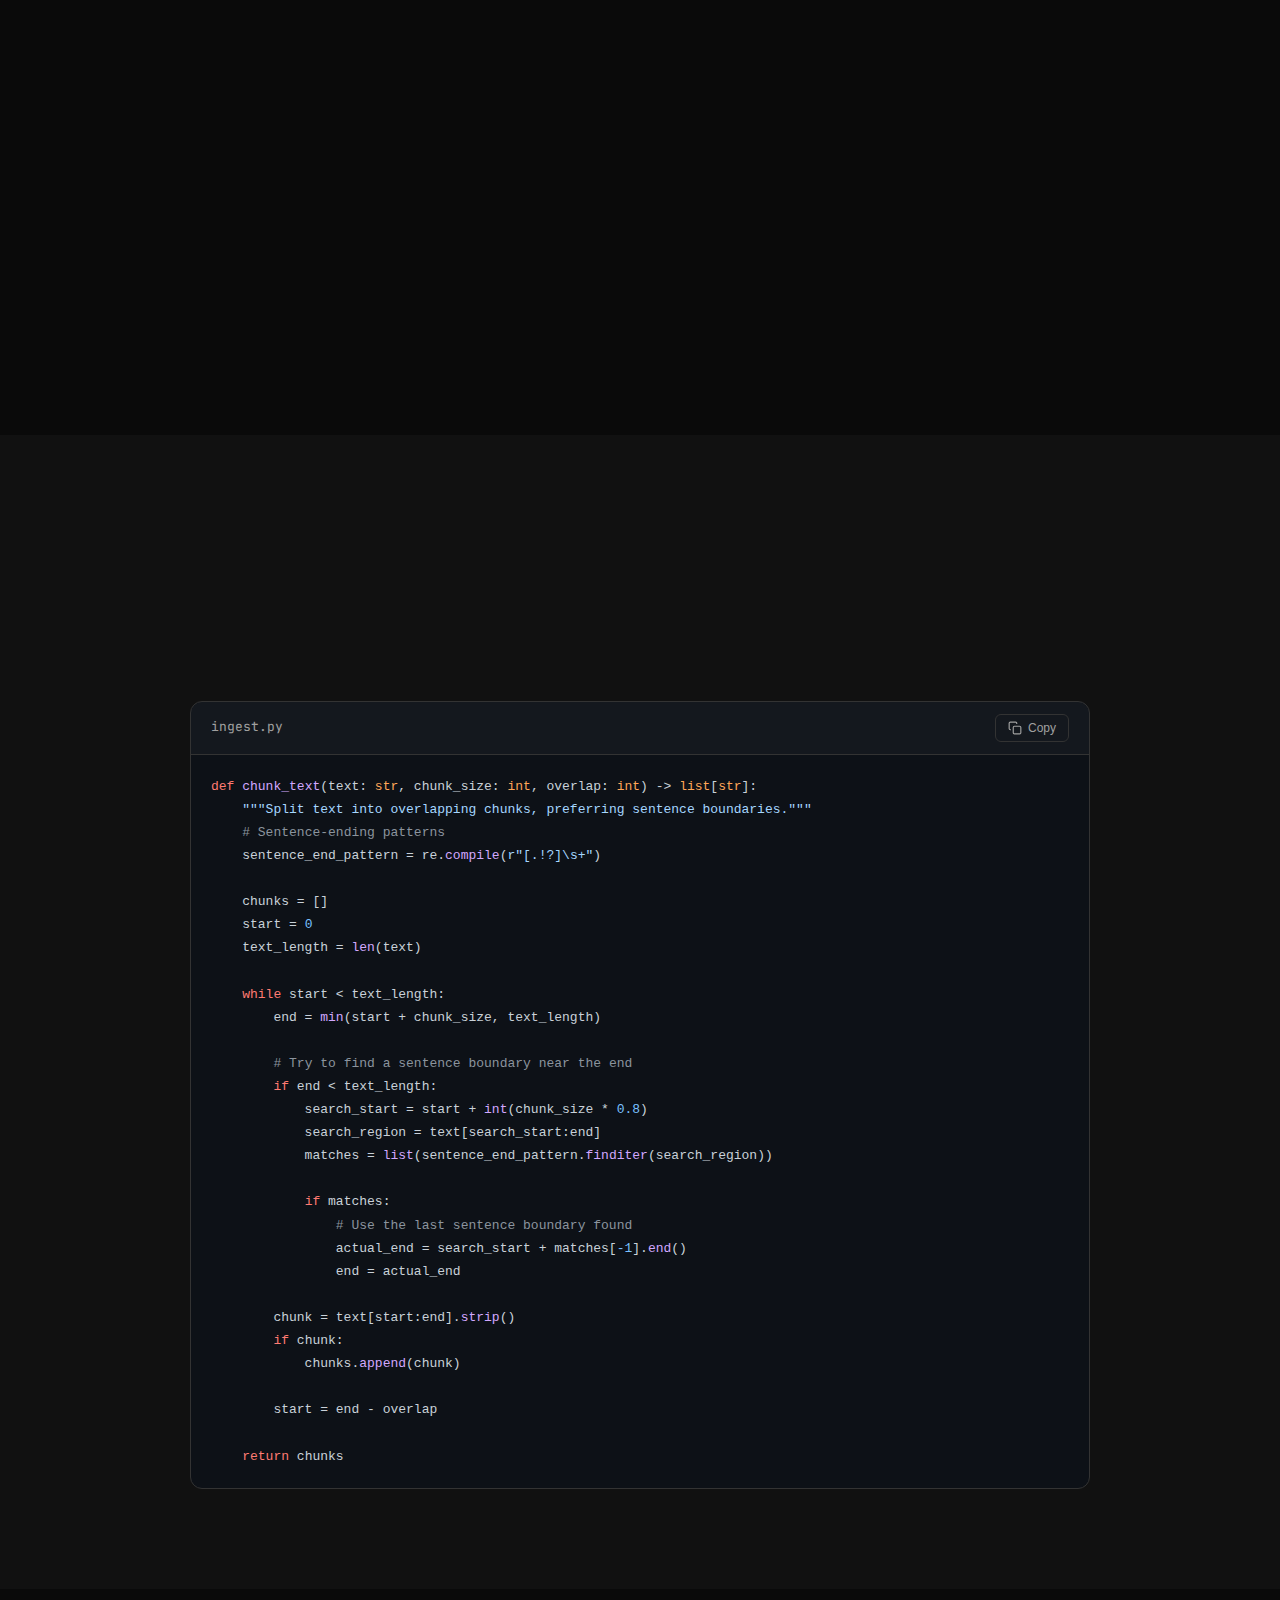
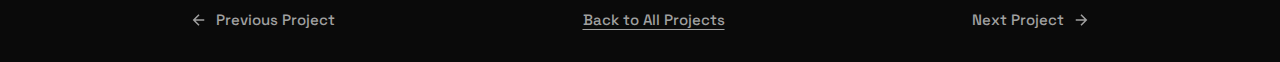
<file: projects/rag/rag.html>
<!DOCTYPE html>
<html lang="en">
<head>
    <meta charset="UTF-8">
    <meta name="viewport" content="width=device-width, initial-scale=1.0">
    <meta name="description" content="RAG System - Retrieval Augmented Generation for PDF Documents by Adem">
    <meta name="author" content="Adem">
    <meta name="theme-color" content="#0a0a0a">
    <title>RAG System | Adem</title>
    
    <link rel="preconnect" href="https://fonts.googleapis.com">
    <link rel="preconnect" href="https://fonts.gstatic.com" crossorigin>
    
    <link rel="stylesheet" href="rag.css">
</head>
<body>
    <!-- Navigation -->
    <nav class="nav-container">
        <a href="../../index.html#projects" class="back-link">
            <svg viewBox="0 0 24 24" fill="none" stroke="currentColor" stroke-width="2" stroke-linecap="round" stroke-linejoin="round">
                <path d="M19 12H5M12 19l-7-7 7-7"/>
            </svg>
            Back to Projects
        </a>
        
        <div class="nav-pill">
            <a href="../../cv.html">CV</a>
            <span class="divider"></span>
            <a href="../../contact.html">Contact</a>
        </div>
    </nav>

    <!-- Hero Section -->
    <section class="hero-section">
        <div class="hero-bg">
            <canvas id="hero-canvas"></canvas>
        </div>
        
        <div class="hero-content">
            <span class="category-badge">Deep Learning & AI</span>
            <h1 class="hero-title">RAG System</h1>
            <p class="hero-subtitle">Retrieval Augmented Generation for PDF Documents</p>
            <p class="hero-date">January 2025</p>
            
            <div class="hero-buttons">
                <a href="https://github.com/adembtr/rag" target="_blank" rel="noopener noreferrer" class="btn btn-primary">
                    <svg viewBox="0 0 24 24" fill="currentColor">
                        <path d="M12 0c-6.626 0-12 5.373-12 12 0 5.302 3.438 9.8 8.207 11.387.599.111.793-.261.793-.577v-2.234c-3.338.726-4.033-1.416-4.033-1.416-.546-1.387-1.333-1.756-1.333-1.756-1.089-.745.083-.729.083-.729 1.205.084 1.839 1.237 1.839 1.237 1.07 1.834 2.807 1.304 3.492.997.107-.775.418-1.305.762-1.604-2.665-.305-5.467-1.334-5.467-5.931 0-1.311.469-2.381 1.236-3.221-.124-.303-.535-1.524.117-3.176 0 0 1.008-.322 3.301 1.23.957-.266 1.983-.399 3.003-.404 1.02.005 2.047.138 3.006.404 2.291-1.552 3.297-1.23 3.297-1.23.653 1.653.242 2.874.118 3.176.77.84 1.235 1.911 1.235 3.221 0 4.609-2.807 5.624-5.479 5.921.43.372.823 1.102.823 2.222v3.293c0 .319.192.694.801.576 4.765-1.589 8.199-6.086 8.199-11.386 0-6.627-5.373-12-12-12z"/>
                    </svg>
                    View on GitHub
                </a>
                <a href="#demo" class="btn btn-secondary">
                    <svg viewBox="0 0 24 24" fill="none" stroke="currentColor" stroke-width="2">
                        <polygon points="5 3 19 12 5 21 5 3"/>
                    </svg>
                    Try Demo
                </a>
            </div>
        </div>
    </section>

    <!-- Overview Section -->
    <section class="section">
        <h2 class="section-title reveal">What I Built</h2>
        
        <div class="overview-content">
            <div class="overview-text reveal">
                <p>
                    A powerful <strong>RAG (Retrieval Augmented Generation)</strong> system that extracts knowledge from PDF documents and answers questions based on their content. Instead of relying solely on an LLM's training data, this system retrieves relevant context from your own documents.
                </p>
                <p>
                    The system processes PDF files by intelligently chunking text at sentence boundaries, generates <strong>multilingual embeddings</strong> using state-of-the-art sentence transformers, stores them in a <strong>ChromaDB vector database</strong>, and retrieves the most relevant context to answer natural language queries.
                </p>
                <p>
                    What makes this special? It supports <strong>50+ languages</strong> including Turkish and English, uses smart chunking that respects sentence boundaries for better context, and provides source attribution so you know exactly where each answer comes from.
                </p>
            </div>
            
            <div class="feature-cards reveal">
                <div class="feature-card">
                    <div class="feature-icon">📄</div>
                    <div>
                        <h4>PDF Processing</h4>
                        <p>Extract text from any PDF document</p>
                    </div>
                </div>
                <div class="feature-card">
                    <div class="feature-icon">🧠</div>
                    <div>
                        <h4>Smart Chunking</h4>
                        <p>Sentence-boundary aware splitting</p>
                    </div>
                </div>
                <div class="feature-card">
                    <div class="feature-icon">🌍</div>
                    <div>
                        <h4>Multilingual</h4>
                        <p>50+ languages supported</p>
                    </div>
                </div>
                <div class="feature-card">
                    <div class="feature-icon">⚡</div>
                    <div>
                        <h4>Fast Search</h4>
                        <p>Semantic similarity in milliseconds</p>
                    </div>
                </div>
            </div>
        </div>
    </section>

    <!-- Architecture Diagram Section -->
    <section class="architecture-section">
        <div class="architecture-container">
            <h2 class="section-title reveal">System Architecture</h2>
            
            <!-- Ingestion Pipeline -->
            <div class="pipeline-wrapper reveal">
                <div class="pipeline-label">Ingestion Pipeline</div>
                <div class="pipeline">
                    <div class="pipeline-steps">
                        <div class="pipeline-step">
                            <div class="step-box">
                                <div class="step-icon">📄</div>
                                <div class="step-title">PDF Files</div>
                                <div class="step-tooltip">
                                    <h5>Input Documents</h5>
                                    <p>Load PDF files using PyMuPDF library. Handles encoding issues and extracts text from each page.</p>
                                </div>
                            </div>
                        </div>
                        
                        <div class="step-arrow">
                            <div class="arrow-line"></div>
                        </div>
                        
                        <div class="pipeline-step">
                            <div class="step-box">
                                <div class="step-icon">📝</div>
                                <div class="step-title">Extract Text</div>
                                <div class="step-tooltip">
                                    <h5>Text Extraction</h5>
                                    <p>Extract raw text from each PDF page. Preserve paragraph structure and handle special characters.</p>
                                </div>
                            </div>
                        </div>
                        
                        <div class="step-arrow">
                            <div class="arrow-line"></div>
                        </div>
                        
                        <div class="pipeline-step">
                            <div class="step-box">
                                <div class="step-icon">✂️</div>
                                <div class="step-title">Smart Chunk</div>
                                <div class="step-tooltip">
                                    <h5>Intelligent Chunking</h5>
                                    <p>Split text into 500-char chunks with 50-char overlap. Prefers sentence boundaries using regex patterns.</p>
                                </div>
                            </div>
                        </div>
                        
                        <div class="step-arrow">
                            <div class="arrow-line"></div>
                        </div>
                        
                        <div class="pipeline-step">
                            <div class="step-box">
                                <div class="step-icon">🔢</div>
                                <div class="step-title">Embed</div>
                                <div class="step-tooltip">
                                    <h5>Generate Embeddings</h5>
                                    <p>Convert chunks to 384-dimensional vectors using multilingual MiniLM model. Batch processing for efficiency.</p>
                                </div>
                            </div>
                        </div>
                        
                        <div class="step-arrow">
                            <div class="arrow-line"></div>
                        </div>
                        
                        <div class="pipeline-step">
                            <div class="step-box">
                                <div class="step-icon">💾</div>
                                <div class="step-title">Store DB</div>
                                <div class="step-tooltip">
                                    <h5>ChromaDB Storage</h5>
                                    <p>Persist embeddings, text chunks, and metadata (source, page number) in vector database.</p>
                                </div>
                            </div>
                        </div>
                    </div>
                </div>
            </div>
            
            <!-- Query Pipeline -->
            <div class="pipeline-wrapper reveal">
                <div class="pipeline-label">Query Pipeline</div>
                <div class="pipeline">
                    <div class="pipeline-steps">
                        <div class="pipeline-step">
                            <div class="step-box">
                                <div class="step-icon">❓</div>
                                <div class="step-title">Question</div>
                                <div class="step-tooltip">
                                    <h5>User Query</h5>
                                    <p>Natural language question from the user in any supported language.</p>
                                </div>
                            </div>
                        </div>
                        
                        <div class="step-arrow">
                            <div class="arrow-line"></div>
                        </div>
                        
                        <div class="pipeline-step">
                            <div class="step-box">
                                <div class="step-icon">🔢</div>
                                <div class="step-title">Embed</div>
                                <div class="step-tooltip">
                                    <h5>Query Embedding</h5>
                                    <p>Convert question to same vector space as document chunks.</p>
                                </div>
                            </div>
                        </div>
                        
                        <div class="step-arrow">
                            <div class="arrow-line"></div>
                        </div>
                        
                        <div class="pipeline-step">
                            <div class="step-box">
                                <div class="step-icon">🔍</div>
                                <div class="step-title">Search</div>
                                <div class="step-tooltip">
                                    <h5>Similarity Search</h5>
                                    <p>Find most similar chunks using cosine similarity in ChromaDB.</p>
                                </div>
                            </div>
                        </div>
                        
                        <div class="step-arrow">
                            <div class="arrow-line"></div>
                        </div>
                        
                        <div class="pipeline-step">
                            <div class="step-box">
                                <div class="step-icon">📊</div>
                                <div class="step-title">Top-K Results</div>
                                <div class="step-tooltip">
                                    <h5>Retrieved Context</h5>
                                    <p>Return top 5 most relevant chunks with source attribution and similarity scores.</p>
                                </div>
                            </div>
                        </div>
                    </div>
                </div>
            </div>
        </div>
    </section>

    <!-- Chunking Demo Section -->
    <section class="chunking-section" id="demo">
        <div class="chunking-container">
            <h2 class="section-title reveal">Smart Chunking Demo</h2>
            <p class="reveal" style="color: var(--text-secondary); margin-bottom: 24px;">
                See how the text chunking algorithm works. It respects sentence boundaries and maintains overlap for context preservation.
            </p>
            
            <div class="chunking-demo reveal">
                <div class="demo-input-area">
                    <label for="demo-text">Input Text:</label>
                    <textarea id="demo-text" placeholder="Enter your text here..."></textarea>
                </div>
                
                <div class="demo-controls">
                    <div class="control-group">
                        <label for="chunk-size">Chunk Size:</label>
                        <input type="number" id="chunk-size" value="100" min="50" max="500">
                    </div>
                    <div class="control-group">
                        <label for="overlap-size">Overlap:</label>
                        <input type="number" id="overlap-size" value="20" min="0" max="100">
                    </div>
                    <button id="chunk-btn" class="btn btn-primary">Chunk Text</button>
                </div>
                
                <div class="demo-output" id="chunk-output">
                    <!-- Chunks will be displayed here -->
                </div>
            </div>
        </div>
    </section>

    <!-- Code Section -->
    <section class="code-section">
        <div class="code-container">
            <h2 class="section-title reveal">Code Highlights</h2>
            
            <div class="code-tabs reveal">
                <button class="code-tab active" data-tab="code-chunking">Chunking Algorithm</button>
                <button class="code-tab" data-tab="code-embedding">Embeddings</button>
                <button class="code-tab" data-tab="code-search">Semantic Search</button>
            </div>
            
            <!-- Chunking Code -->
            <div class="code-block active" id="code-chunking">
                <div class="code-header">
                    <span class="code-filename">ingest.py</span>
                    <button class="copy-btn">
                        <svg viewBox="0 0 24 24" fill="none" stroke="currentColor" stroke-width="2">
                            <rect x="9" y="9" width="13" height="13" rx="2" ry="2"/>
                            <path d="M5 15H4a2 2 0 0 1-2-2V4a2 2 0 0 1 2-2h9a2 2 0 0 1 2 2v1"/>
                        </svg>
                        Copy
                    </button>
                </div>
                <div class="code-content">
                    <pre><code><span class="keyword">def</span> <span class="function">chunk_text</span>(text: <span class="variable">str</span>, chunk_size: <span class="variable">int</span>, overlap: <span class="variable">int</span>) -> <span class="variable">list</span>[<span class="variable">str</span>]:
    <span class="string">"""Split text into overlapping chunks, preferring sentence boundaries."""</span>
    <span class="comment"># Sentence-ending patterns</span>
    sentence_end_pattern = re.<span class="function">compile</span>(<span class="string">r"[.!?]\s+"</span>)
    
    chunks = []
    start = <span class="number">0</span>
    text_length = <span class="function">len</span>(text)
    
    <span class="keyword">while</span> start < text_length:
        end = <span class="function">min</span>(start + chunk_size, text_length)
        
        <span class="comment"># Try to find a sentence boundary near the end</span>
        <span class="keyword">if</span> end < text_length:
            search_start = start + <span class="function">int</span>(chunk_size * <span class="number">0.8</span>)
            search_region = text[search_start:end]
            matches = <span class="function">list</span>(sentence_end_pattern.<span class="function">finditer</span>(search_region))
            
            <span class="keyword">if</span> matches:
                <span class="comment"># Use the last sentence boundary found</span>
                actual_end = search_start + matches[<span class="number">-1</span>].<span class="function">end</span>()
                end = actual_end
        
        chunk = text[start:end].<span class="function">strip</span>()
        <span class="keyword">if</span> chunk:
            chunks.<span class="function">append</span>(chunk)
        
        start = end - overlap
    
    <span class="keyword">return</span> chunks</code></pre>
                </div>
            </div>
            
            <!-- Embedding Code -->
            <div class="code-block" id="code-embedding">
                <div class="code-header">
                    <span class="code-filename">config.py & ingest.py</span>
                    <button class="copy-btn">
                        <svg viewBox="0 0 24 24" fill="none" stroke="currentColor" stroke-width="2">
                            <rect x="9" y="9" width="13" height="13" rx="2" ry="2"/>
                            <path d="M5 15H4a2 2 0 0 1-2-2V4a2 2 0 0 1 2-2h9a2 2 0 0 1 2 2v1"/>
                        </svg>
                        Copy
                    </button>
                </div>
                <div class="code-content">
                    <pre><code><span class="comment"># config.py - Model Configuration</span>
EMBEDDING_MODEL = <span class="string">"sentence-transformers/paraphrase-multilingual-MiniLM-L12-v2"</span>

<span class="comment"># ingest.py - Generate Embeddings</span>
<span class="keyword">from</span> sentence_transformers <span class="keyword">import</span> SentenceTransformer

<span class="comment"># Load the multilingual model</span>
model = <span class="function">SentenceTransformer</span>(EMBEDDING_MODEL)

<span class="comment"># Collect all chunks from all documents</span>
all_chunks = []
all_metadatas = []

<span class="keyword">for</span> pdf_path <span class="keyword">in</span> pdf_files:
    text = <span class="function">extract_text</span>(pdf_path)
    chunks = <span class="function">chunk_text</span>(text, CHUNK_SIZE, CHUNK_OVERLAP)
    
    <span class="keyword">for</span> i, chunk <span class="keyword">in</span> <span class="function">enumerate</span>(chunks):
        all_chunks.<span class="function">append</span>(chunk)
        all_metadatas.<span class="function">append</span>({
            <span class="string">"source"</span>: pdf_path.<span class="function">name</span>,
            <span class="string">"chunk_index"</span>: i
        })

<span class="comment"># Generate embeddings in batch (efficient!)</span>
all_embeddings = model.<span class="function">encode</span>(
    all_chunks, 
    show_progress_bar=<span class="keyword">True</span>
).<span class="function">tolist</span>()</code></pre>
                </div>
            </div>
            
            <!-- Search Code -->
            <div class="code-block" id="code-search">
                <div class="code-header">
                    <span class="code-filename">query.py</span>
                    <button class="copy-btn">
                        <svg viewBox="0 0 24 24" fill="none" stroke="currentColor" stroke-width="2">
                            <rect x="9" y="9" width="13" height="13" rx="2" ry="2"/>
                            <path d="M5 15H4a2 2 0 0 1-2-2V4a2 2 0 0 1 2-2h9a2 2 0 0 1 2 2v1"/>
                        </svg>
                        Copy
                    </button>
                </div>
                <div class="code-content">
                    <pre><code><span class="keyword">def</span> <span class="function">search</span>(query: <span class="variable">str</span>, model, collection, n_results: <span class="variable">int</span> = <span class="number">5</span>):
    <span class="string">"""Search for relevant chunks using semantic similarity."""</span>
    
    <span class="comment"># Convert question to embedding vector</span>
    query_embedding = model.<span class="function">encode</span>(query).<span class="function">tolist</span>()
    
    <span class="comment"># Find most similar chunks in ChromaDB</span>
    results = collection.<span class="function">query</span>(
        query_embeddings=[query_embedding],
        n_results=n_results,
        include=[<span class="string">"documents"</span>, <span class="string">"metadatas"</span>, <span class="string">"distances"</span>]
    )
    
    <span class="keyword">return</span> results

<span class="keyword">def</span> <span class="function">format_results</span>(results):
    <span class="string">"""Format results for LLM context."""</span>
    context_parts = []
    
    <span class="keyword">for</span> i, doc <span class="keyword">in</span> <span class="function">enumerate</span>(results[<span class="string">"documents"</span>][<span class="number">0</span>]):
        metadata = results[<span class="string">"metadatas"</span>][<span class="number">0</span>][i]
        distance = results[<span class="string">"distances"</span>][<span class="number">0</span>][i]
        similarity = <span class="number">1</span> - distance  <span class="comment"># Convert distance to similarity</span>
        
        context_parts.<span class="function">append</span>(
            <span class="string">f"[Source: {metadata['source']} | "</span>
            <span class="string">f"Relevance: {similarity:.2%}]\n{doc}"</span>
        )
    
    <span class="keyword">return</span> <span class="string">"\n\n"</span>.<span class="function">join</span>(context_parts)</code></pre>
                </div>
            </div>
        </div>
    </section>

    <!-- What I Learned Section -->
    <section class="learned-section">
        <div class="learned-container">
            <h2 class="section-title reveal">What I Learned</h2>
            
            <div class="learned-grid">
                <div class="learned-card">
                    <div class="learned-card-header">
                        <span class="learned-check">✓</span>
                        <h4>Text Chunking Strategies</h4>
                    </div>
                    <ul>
                        <li>Sentence boundary detection with regex</li>
                        <li>Overlap handling for context preservation</li>
                        <li>Balancing chunk size vs semantic completeness</li>
                    </ul>
                </div>
                
                <div class="learned-card">
                    <div class="learned-card-header">
                        <span class="learned-check">✓</span>
                        <h4>Vector Databases (ChromaDB)</h4>
                    </div>
                    <ul>
                        <li>Persistent storage of embeddings</li>
                        <li>Metadata management for source tracking</li>
                        <li>Efficient similarity search operations</li>
                    </ul>
                </div>
                
                <div class="learned-card">
                    <div class="learned-card-header">
                        <span class="learned-check">✓</span>
                        <h4>Sentence Transformers</h4>
                    </div>
                    <ul>
                        <li>Multilingual embedding models</li>
                        <li>Batch processing for efficiency</li>
                        <li>384-dimensional vector representations</li>
                    </ul>
                </div>
                
                <div class="learned-card">
                    <div class="learned-card-header">
                        <span class="learned-check">✓</span>
                        <h4>Semantic Search</h4>
                    </div>
                    <ul>
                        <li>Cosine similarity calculations</li>
                        <li>Top-K retrieval algorithms</li>
                        <li>Distance to similarity conversion</li>
                    </ul>
                </div>
                
                <div class="learned-card">
                    <div class="learned-card-header">
                        <span class="learned-check">✓</span>
                        <h4>PDF Processing</h4>
                    </div>
                    <ul>
                        <li>PyMuPDF (fitz) library usage</li>
                        <li>Page-by-page text extraction</li>
                        <li>Encoding issue handling</li>
                    </ul>
                </div>
                
                <div class="learned-card">
                    <div class="learned-card-header">
                        <span class="learned-check">✓</span>
                        <h4>RAG Architecture</h4>
                    </div>
                    <ul>
                        <li>Ingestion vs Query pipeline design</li>
                        <li>Context window optimization</li>
                        <li>LLM-ready prompt formatting</li>
                    </ul>
                </div>
            </div>
        </div>
    </section>

    <!-- Tech Stack Section -->
    <section class="tech-section">
        <div class="tech-container">
            <h2 class="section-title reveal" style="justify-content: center;">Tech Stack</h2>
            
            <div class="tech-grid reveal">
                <div class="tech-badge">
                    <span class="tech-badge-icon">🐍</span>
                    <span class="tech-badge-name">Python 3.10+</span>
                    <span class="tech-badge-tooltip">Core programming language</span>
                </div>
                
                <div class="tech-badge">
                    <span class="tech-badge-icon">📄</span>
                    <span class="tech-badge-name">PyMuPDF</span>
                    <span class="tech-badge-tooltip">PDF text extraction library</span>
                </div>
                
                <div class="tech-badge">
                    <span class="tech-badge-icon">🤖</span>
                    <span class="tech-badge-name">Sentence Transformers</span>
                    <span class="tech-badge-tooltip">Multilingual embedding models</span>
                </div>
                
                <div class="tech-badge">
                    <span class="tech-badge-icon">💾</span>
                    <span class="tech-badge-name">ChromaDB</span>
                    <span class="tech-badge-tooltip">Vector database for semantic search</span>
                </div>
                
                <div class="tech-badge">
                    <span class="tech-badge-icon">🌍</span>
                    <span class="tech-badge-name">Multilingual NLP</span>
                    <span class="tech-badge-tooltip">50+ languages supported</span>
                </div>
            </div>
        </div>
    </section>

    <!-- Stats Section -->
    <section class="stats-section">
        <div class="stats-container">
            <div class="stats-grid reveal">
                <div class="stat-card">
                    <div class="stat-number" data-value="500">0</div>
                    <div class="stat-label">Characters per chunk</div>
                </div>
                
                <div class="stat-card">
                    <div class="stat-number" data-value="50">0</div>
                    <div class="stat-label">Character overlap</div>
                </div>
                
                <div class="stat-card">
                    <div class="stat-number" data-value="384">0</div>
                    <div class="stat-label">Embedding dimensions</div>
                </div>
                
                <div class="stat-card">
                    <div class="stat-number" data-value="50" data-suffix="+">0</div>
                    <div class="stat-label">Languages supported</div>
                </div>
                
                <div class="stat-card">
                    <div class="stat-number" data-value="5">0</div>
                    <div class="stat-label">Top-K results</div>
                </div>
            </div>
        </div>
    </section>

    <!-- Footer Navigation -->
    <footer class="project-footer">
        <nav class="footer-nav">
            <a href="../embedding-project.html" class="footer-nav-link">
                <svg viewBox="0 0 24 24" fill="none" stroke="currentColor" stroke-width="2">
                    <path d="M19 12H5M12 19l-7-7 7-7"/>
                </svg>
                Previous Project
            </a>
            
            <a href="../../index.html#projects" class="footer-nav-link footer-nav-center">
                Back to All Projects
            </a>
            
            <a href="../whisperai.html" class="footer-nav-link">
                Next Project
                <svg viewBox="0 0 24 24" fill="none" stroke="currentColor" stroke-width="2">
                    <path d="M5 12h14M12 5l7 7-7 7"/>
                </svg>
            </a>
        </nav>
    </footer>

    <script src="rag.js"></script>
</body>
</html>
</file>
<file: css/style.css>
/* ============================================
   ADEM PORTFOLIO - STYLE.CSS
   Dark Theme | Minimalist | Professional
   ============================================ */

/* ----- Google Fonts ----- */
@import url('https://fonts.googleapis.com/css2?family=Inter:wght@300;400;500;600;700&display=swap');

/* ----- CSS Variables ----- */
:root {
    /* Colors - Sky Blue Theme */
    --bg-primary: #e3f2fd;
    --bg-card: #ffffff;
    --bg-card-alt: #bbdefb;
    --text-primary: #1a1a2e;
    --text-secondary: #4a5568;
    --accent: #d4a017;
    --accent-hover: #b8860b;
    --accent-glow: rgba(212, 160, 23, 0.3);
    --border: #90caf9;
    --border-light: rgba(0, 0, 0, 0.08);
    
    /* Typography */
    --font-primary: 'Inter', -apple-system, BlinkMacSystemFont, 'Segoe UI', sans-serif;
    
    /* Spacing */
    --section-padding: clamp(60px, 10vh, 120px);
    --container-width: 1200px;
    --card-gap: 20px;
    
    /* Transitions */
    --transition-fast: 0.15s ease;
    --transition-normal: 0.3s ease;
    --transition-slow: 0.5s cubic-bezier(0.4, 0, 0.2, 1);
    
    /* Shadows */
    --shadow-card: 0 4px 20px rgba(0, 0, 0, 0.08);
    --shadow-card-hover: 0 8px 40px rgba(0, 0, 0, 0.15);
    --glow-accent: 0 0 20px var(--accent-glow);
}

/* ----- Reset & Base ----- */
*, *::before, *::after {
    margin: 0;
    padding: 0;
    box-sizing: border-box;
}

html {
    scroll-behavior: smooth;
    font-size: 16px;
}

body {
    font-family: var(--font-primary);
    background-color: var(--bg-primary);
    color: var(--text-primary);
    line-height: 1.6;
    overflow-x: hidden;
    -webkit-font-smoothing: antialiased;
    -moz-osx-font-smoothing: grayscale;
}

/* Custom Scrollbar */
::-webkit-scrollbar {
    width: 8px;
    height: 8px;
}

::-webkit-scrollbar-track {
    background: var(--bg-primary);
}

::-webkit-scrollbar-thumb {
    background: #90caf9;
    border-radius: 4px;
}

::-webkit-scrollbar-thumb:hover {
    background: #64b5f6;
}

a {
    color: inherit;
    text-decoration: none;
}

img {
    max-width: 100%;
    height: auto;
    display: block;
}

button {
    font-family: inherit;
    cursor: pointer;
    border: none;
    background: none;
}

ul, ol {
    list-style: none;
}

/* ----- Utility Classes ----- */
.container {
    max-width: var(--container-width);
    margin: 0 auto;
    padding: 0 clamp(20px, 5vw, 60px);
}

.text-center {
    text-align: center;
}

.flex {
    display: flex;
}

.flex-center {
    display: flex;
    align-items: center;
    justify-content: center;
}

.grid {
    display: grid;
}

.sr-only {
    position: absolute;
    width: 1px;
    height: 1px;
    padding: 0;
    margin: -1px;
    overflow: hidden;
    clip: rect(0, 0, 0, 0);
    white-space: nowrap;
    border: 0;
}

/* ----- Canvas Particles Background ----- */
#particles-canvas {
    position: fixed;
    top: 0;
    left: 0;
    width: 100%;
    height: 100%;
    z-index: 0;
    pointer-events: none;
}

/* ----- Floating Navigation Pill ----- */
.nav-pill {
    position: fixed;
    top: 20px;
    right: 20px;
    z-index: 1000;
    display: flex;
    align-items: center;
    gap: 4px;
    padding: 8px 20px;
    background: rgba(255, 255, 255, 0.85);
    backdrop-filter: blur(10px);
    -webkit-backdrop-filter: blur(10px);
    border: 1px solid var(--border);
    border-radius: 25px;
    transition: var(--transition-normal);
}

.nav-pill:hover {
    box-shadow: var(--glow-accent);
    border-color: var(--accent-glow);
}

.nav-pill a {
    display: flex;
    align-items: center;
    justify-content: center;
    padding: 8px 16px;
    color: var(--text-secondary);
    font-size: 0.875rem;
    font-weight: 500;
    letter-spacing: 0.02em;
    transition: var(--transition-fast);
    border-radius: 15px;
}

.nav-pill a:hover {
    color: var(--accent);
}

.nav-pill .divider {
    width: 1px;
    height: 20px;
    background: var(--border);
}

.nav-pill .nav-icon {
    padding: 8px;
}

.nav-pill svg {
    width: 18px;
    height: 18px;
}

/* Back Link */
.back-link {
    position: fixed;
    top: 24px;
    left: 24px;
    z-index: 1000;
    display: flex;
    align-items: center;
    gap: 8px;
    color: var(--text-secondary);
    font-size: 0.875rem;
    font-weight: 500;
    transition: var(--transition-fast);
}

.back-link:hover {
    color: var(--accent);
}

.back-link svg {
    width: 16px;
    height: 16px;
}

/* ----- Hero Section ----- */
.hero-section {
    position: relative;
    min-height: 100vh;
    display: flex;
    flex-direction: column;
    align-items: center;
    justify-content: center;
    padding: 80px 20px;
    z-index: 1;
}

.hero-content {
    text-align: center;
    max-width: 800px;
}

.hero-greeting {
    font-size: clamp(1rem, 2vw, 1.25rem);
    font-weight: 400;
    color: var(--text-secondary);
    margin-bottom: 8px;
}

.hero-name {
    font-size: clamp(3.5rem, 12vw, 7rem);
    font-weight: 700;
    letter-spacing: -0.03em;
    line-height: 1.1;
    margin-bottom: 24px;
    background: linear-gradient(135deg, var(--text-primary) 0%, var(--accent) 100%);
    -webkit-background-clip: text;
    -webkit-text-fill-color: transparent;
    background-clip: text;
}

.hero-name .cursor {
    display: inline-block;
    width: 4px;
    height: 0.8em;
    background: var(--accent);
    margin-left: 4px;
    animation: blink 1s infinite;
    vertical-align: middle;
}

@keyframes blink {
    0%, 50% { opacity: 1; }
    51%, 100% { opacity: 0; }
}

.hero-tagline {
    font-size: clamp(1.125rem, 2.5vw, 1.5rem);
    color: var(--text-secondary);
    line-height: 1.5;
    margin-bottom: 40px;
    opacity: 0;
    transform: translateY(20px);
    transition: opacity 0.8s ease, transform 0.8s ease;
}

.hero-tagline.visible {
    opacity: 1;
    transform: translateY(0);
}

.hero-tagline .highlight {
    color: var(--accent);
}

/* Social Icons */
.social-icons {
    display: flex;
    justify-content: center;
    gap: 16px;
    opacity: 0;
    transform: translateY(20px);
    transition: opacity 0.8s ease 0.3s, transform 0.8s ease 0.3s;
}

.social-icons.visible {
    opacity: 1;
    transform: translateY(0);
}

.social-icon {
    display: flex;
    align-items: center;
    justify-content: center;
    width: 48px;
    height: 48px;
    border: 1px solid var(--border);
    border-radius: 50%;
    color: var(--text-secondary);
    transition: var(--transition-normal);
}

.social-icon:hover {
    color: var(--accent);
    border-color: var(--accent);
    transform: translateY(-4px);
    box-shadow: var(--glow-accent);
}

.social-icon svg {
    width: 22px;
    height: 22px;
}

/* Scroll Indicator */
.scroll-indicator {
    position: absolute;
    bottom: 40px;
    left: 50%;
    transform: translateX(-50%);
    display: flex;
    flex-direction: column;
    align-items: center;
    gap: 8px;
    color: var(--text-secondary);
    opacity: 0;
    animation: fadeIn 1s ease forwards 1.5s;
}

.scroll-indicator span {
    font-size: 0.75rem;
    letter-spacing: 0.15em;
    text-transform: uppercase;
}

.scroll-indicator svg {
    width: 20px;
    height: 20px;
    animation: bounce 2s infinite;
}

@keyframes fadeIn {
    to { opacity: 1; }
}

@keyframes bounce {
    0%, 20%, 50%, 80%, 100% { transform: translateY(0); }
    40% { transform: translateY(8px); }
    60% { transform: translateY(4px); }
}

/* ----- Section Styles ----- */
.section {
    position: relative;
    padding: var(--section-padding) 0;
    z-index: 1;
}

.section-title {
    font-size: clamp(2rem, 5vw, 2.5rem);
    font-weight: 600;
    margin-bottom: 48px;
    display: flex;
    align-items: center;
    gap: 16px;
}

.section-title::after {
    content: '';
    flex: 1;
    height: 1px;
    background: linear-gradient(90deg, var(--border), transparent);
}

/* ----- About Section ----- */
.about-section {
    background: linear-gradient(180deg, var(--bg-primary) 0%, #d0e8fc 100%);
}

.about-content {
    max-width: 800px;
}

.about-text {
    font-size: 1.125rem;
    color: var(--text-secondary);
    line-height: 1.8;
}

.about-text p {
    margin-bottom: 24px;
}

.about-text strong {
    color: var(--text-primary);
    font-weight: 500;
}

.about-philosophy {
    display: flex;
    gap: 16px;
    padding: 24px;
    background: var(--bg-card);
    border-left: 3px solid var(--accent);
    border-radius: 0 8px 8px 0;
    margin-top: 32px;
}

.about-philosophy .icon {
    color: var(--accent);
    font-size: 1.25rem;
    flex-shrink: 0;
}

.about-philosophy blockquote {
    font-style: italic;
    color: var(--text-primary);
    font-size: 1rem;
    line-height: 1.6;
}

/* Reveal Animation */
.reveal {
    opacity: 0;
    transform: translateY(30px);
    transition: opacity 0.8s ease, transform 0.8s ease;
}

.reveal.visible {
    opacity: 1;
    transform: translateY(0);
}

/* ----- Projects Section ----- */
.projects-section {
    background: var(--bg-card-alt);
}

.project-category {
    margin-bottom: 60px;
}

.project-category:last-child {
    margin-bottom: 0;
}

.category-header {
    display: flex;
    align-items: center;
    gap: 20px;
    margin-bottom: 24px;
}

.category-title {
    font-size: 1rem;
    font-weight: 600;
    color: var(--text-primary);
    text-transform: uppercase;
    letter-spacing: 0.1em;
    white-space: nowrap;
}

.category-line {
    flex: 1;
    height: 1px;
    background: linear-gradient(90deg, var(--accent), transparent);
}

/* Projects Row (Horizontal Scroll) */
.projects-row {
    display: flex;
    gap: var(--card-gap);
    overflow-x: auto;
    padding: 10px 5px 20px 5px;
    scroll-behavior: smooth;
    -webkit-overflow-scrolling: touch;
    scrollbar-width: none;
    -ms-overflow-style: none;
}

.projects-row::-webkit-scrollbar {
    display: none;
}

/* Project Card */
.project-card {
    flex: 0 0 280px;
    background: var(--bg-card);
    border: 1px solid var(--border);
    border-radius: 12px;
    overflow: hidden;
    transition: var(--transition-normal);
    opacity: 0;
    transform: translateY(20px);
}

.project-card.visible {
    opacity: 1;
    transform: translateY(0);
}

.project-card:hover {
    transform: translateY(-8px);
    box-shadow: 0 12px 40px rgba(0, 0, 0, 0.12), var(--glow-accent);
    border-color: rgba(212, 160, 23, 0.4);
}

.project-thumbnail {
    aspect-ratio: 16 / 9;
    background: linear-gradient(135deg, #cce5ff 0%, #e3f2fd 50%, #bbdefb 100%);
    display: flex;
    align-items: center;
    justify-content: center;
    overflow: hidden;
    border-radius: 8px 8px 0 0;
}

.project-thumbnail img {
    width: 100%;
    height: 100%;
    object-fit: cover;
    transition: transform 0.4s ease, filter 0.4s ease;
}

.project-card:hover .project-thumbnail img {
    transform: scale(1.08);
    filter: brightness(1.15);
}

.project-info {
    padding: 20px;
}

.project-name {
    font-size: 1rem;
    font-weight: 600;
    color: var(--text-primary);
    margin-bottom: 16px;
}

.project-learnings {
    margin-bottom: 20px;
}

.checkmark-list {
    display: flex;
    flex-direction: column;
    gap: 6px;
}

.checkmark-list li {
    display: flex;
    align-items: flex-start;
    gap: 8px;
    font-size: 0.8125rem;
    color: var(--text-secondary);
    line-height: 1.4;
}

.checkmark-list .check {
    color: var(--accent);
    font-weight: 600;
    flex-shrink: 0;
}

.project-btn {
    display: inline-flex;
    align-items: center;
    gap: 6px;
    padding: 10px 16px;
    background: transparent;
    border: 1px solid var(--accent);
    border-radius: 6px;
    color: var(--accent);
    font-size: 0.8125rem;
    font-weight: 500;
    transition: var(--transition-fast);
}

.project-btn:hover {
    background: var(--accent);
    color: var(--bg-primary);
}

/* ----- Footer ----- */
.footer {
    position: relative;
    padding: 60px 0 40px;
    background: var(--bg-primary);
    border-top: 1px solid var(--border-light);
    z-index: 1;
}

.footer-content {
    text-align: center;
}

.footer-tagline {
    display: flex;
    align-items: center;
    justify-content: center;
    gap: 8px;
    font-size: 0.9375rem;
    color: var(--text-secondary);
    margin-bottom: 24px;
}

.footer-tagline .code {
    color: var(--accent);
    font-weight: 600;
}

.footer .social-icons {
    opacity: 1;
    transform: none;
    margin-bottom: 24px;
}

.footer .social-icon {
    width: 40px;
    height: 40px;
}

.footer .social-icon svg {
    width: 18px;
    height: 18px;
}

.footer-copyright {
    font-size: 0.8125rem;
    color: #7a8a9e;
}

/* ----- CV Page ----- */
.cv-page {
    min-height: 100vh;
    padding: 100px 20px 60px;
}

.cv-container {
    max-width: 800px;
    margin: 0 auto;
}

.cv-header {
    text-align: center;
    margin-bottom: 48px;
    padding-bottom: 32px;
    border-bottom: 1px solid var(--border);
}

.cv-name {
    font-size: clamp(2.5rem, 6vw, 4rem);
    font-weight: 700;
    letter-spacing: -0.02em;
    margin-bottom: 8px;
}

.cv-title {
    font-size: 1.125rem;
    color: var(--text-secondary);
    margin-bottom: 16px;
}

.cv-location {
    display: flex;
    align-items: center;
    justify-content: center;
    gap: 8px;
    font-size: 0.875rem;
    color: var(--text-secondary);
    margin-top: 16px;
}

.cv-location svg {
    width: 16px;
    height: 16px;
}

.cv-section {
    margin-bottom: 40px;
}

.cv-section-title {
    font-size: 0.875rem;
    font-weight: 600;
    color: var(--accent);
    text-transform: uppercase;
    letter-spacing: 0.1em;
    margin-bottom: 16px;
    padding-bottom: 8px;
    border-bottom: 1px solid var(--border);
}

.cv-text {
    font-size: 1rem;
    color: var(--text-secondary);
    line-height: 1.7;
}

.cv-education-item,
.cv-project-item {
    margin-bottom: 16px;
}

.cv-education-item h4,
.cv-project-item h4 {
    font-size: 1rem;
    font-weight: 500;
    color: var(--text-primary);
    margin-bottom: 4px;
}

.cv-education-item p,
.cv-project-item p {
    font-size: 0.875rem;
    color: var(--text-secondary);
}

.cv-project-item a {
    color: var(--accent);
    text-decoration: underline;
    text-decoration-color: transparent;
    transition: var(--transition-fast);
}

.cv-project-item a:hover {
    text-decoration-color: var(--accent);
}

.cv-skills {
    display: grid;
    grid-template-columns: repeat(auto-fit, minmax(200px, 1fr));
    gap: 20px;
}

.cv-skill-group h4 {
    font-size: 0.8125rem;
    font-weight: 600;
    color: var(--text-primary);
    margin-bottom: 8px;
}

.cv-skill-group p {
    font-size: 0.875rem;
    color: var(--text-secondary);
    line-height: 1.6;
}

.cv-languages {
    display: flex;
    gap: 32px;
}

.cv-language-item {
    display: flex;
    align-items: center;
    gap: 8px;
    font-size: 0.9375rem;
    color: var(--text-secondary);
}

.cv-language-item strong {
    color: var(--text-primary);
}

/* Download Button */
.btn-download {
    display: inline-flex;
    align-items: center;
    gap: 8px;
    padding: 12px 24px;
    background: var(--accent);
    color: var(--bg-primary);
    font-size: 0.875rem;
    font-weight: 600;
    border-radius: 8px;
    transition: var(--transition-fast);
    margin-bottom: 40px;
}

.btn-download:hover {
    background: var(--accent-hover);
    transform: translateY(-2px);
}

.btn-download svg {
    width: 18px;
    height: 18px;
}

/* ----- Contact Page ----- */
.contact-page {
    min-height: 100vh;
    display: flex;
    align-items: center;
    justify-content: center;
    padding: 100px 20px;
}

.contact-container {
    max-width: 600px;
    text-align: center;
}

.contact-title {
    font-size: clamp(2rem, 6vw, 3rem);
    font-weight: 700;
    margin-bottom: 16px;
}

.contact-subtitle {
    font-size: 1.125rem;
    color: var(--text-secondary);
    margin-bottom: 48px;
    line-height: 1.6;
}

.contact-cards {
    display: grid;
    gap: 16px;
    margin-bottom: 48px;
}

.contact-card {
    display: flex;
    align-items: center;
    gap: 16px;
    padding: 20px 24px;
    background: var(--bg-card);
    border: 1px solid var(--border);
    border-radius: 12px;
    text-align: left;
    transition: var(--transition-normal);
}

.contact-card:hover {
    border-color: var(--accent);
    box-shadow: var(--glow-accent);
    transform: translateX(8px);
}

.contact-card-icon {
    width: 44px;
    height: 44px;
    display: flex;
    align-items: center;
    justify-content: center;
    background: rgba(212, 160, 23, 0.12);
    border-radius: 10px;
    color: var(--accent);
    flex-shrink: 0;
}

.contact-card-icon svg {
    width: 22px;
    height: 22px;
}

.contact-card-info h4 {
    font-size: 0.8125rem;
    font-weight: 500;
    color: var(--text-secondary);
    margin-bottom: 4px;
}

.contact-card-info p {
    font-size: 1rem;
    color: var(--text-primary);
    font-weight: 500;
}

.contact-interests {
    padding: 32px;
    background: var(--bg-card);
    border-radius: 12px;
    border: 1px solid var(--border);
}

.contact-interests h3 {
    font-size: 1rem;
    font-weight: 600;
    color: var(--text-primary);
    margin-bottom: 16px;
}

.contact-interests ul {
    display: flex;
    flex-direction: column;
    gap: 12px;
}

.contact-interests li {
    display: flex;
    align-items: center;
    gap: 10px;
    font-size: 0.9375rem;
    color: var(--text-secondary);
}

.contact-interests li::before {
    content: '→';
    color: var(--accent);
}

/* ----- Project Template Page ----- */
.project-page {
    min-height: 100vh;
    padding: 100px 20px 60px;
}

.project-container {
    max-width: 900px;
    margin: 0 auto;
}

.project-header {
    margin-bottom: 40px;
}

.project-category-badge {
    display: inline-block;
    padding: 6px 14px;
    background: rgba(212, 160, 23, 0.15);
    color: var(--accent);
    font-size: 0.75rem;
    font-weight: 600;
    text-transform: uppercase;
    letter-spacing: 0.05em;
    border-radius: 20px;
    margin-bottom: 16px;
}

.project-page-title {
    font-size: clamp(2rem, 5vw, 3rem);
    font-weight: 700;
    margin-bottom: 12px;
}

.project-date {
    font-size: 0.875rem;
    color: var(--text-secondary);
    margin-bottom: 24px;
}

.project-links {
    display: flex;
    gap: 12px;
    flex-wrap: wrap;
}

.project-link-btn {
    display: inline-flex;
    align-items: center;
    gap: 8px;
    padding: 10px 20px;
    border-radius: 8px;
    font-size: 0.875rem;
    font-weight: 500;
    transition: var(--transition-fast);
}

.project-link-btn.primary {
    background: var(--accent);
    color: var(--bg-primary);
}

.project-link-btn.primary:hover {
    background: var(--accent-hover);
}

.project-link-btn.secondary {
    background: transparent;
    border: 1px solid var(--border);
    color: var(--text-primary);
}

.project-link-btn.secondary:hover {
    border-color: var(--accent);
    color: var(--accent);
}

.project-link-btn svg {
    width: 16px;
    height: 16px;
}

.project-hero-image {
    width: 100%;
    aspect-ratio: 16 / 9;
    background: linear-gradient(135deg, #d0e8fc 0%, #e3f2fd 100%);
    border-radius: 16px;
    margin-bottom: 48px;
    display: flex;
    align-items: center;
    justify-content: center;
    color: var(--text-secondary);
    font-size: 1.25rem;
}

.project-content-section {
    margin-bottom: 40px;
}

.project-content-section h2 {
    font-size: 1.5rem;
    font-weight: 600;
    margin-bottom: 16px;
    color: var(--text-primary);
}

.project-content-section p {
    font-size: 1rem;
    color: var(--text-secondary);
    line-height: 1.8;
    margin-bottom: 16px;
}

.project-tech-stack {
    display: flex;
    flex-wrap: wrap;
    gap: 10px;
}

.tag {
    display: inline-block;
    padding: 8px 16px;
    background: var(--bg-card);
    border: 1px solid var(--border);
    border-radius: 20px;
    font-size: 0.8125rem;
    color: var(--text-secondary);
    transition: var(--transition-fast);
}

.tag:hover {
    border-color: var(--accent);
    color: var(--accent);
}

.project-screenshots {
    display: grid;
    grid-template-columns: repeat(2, 1fr);
    gap: 16px;
}

.project-screenshot {
    aspect-ratio: 16 / 10;
    background: var(--bg-card);
    border-radius: 12px;
    display: flex;
    align-items: center;
    justify-content: center;
    color: var(--text-secondary);
    font-size: 0.875rem;
}

.project-nav {
    display: flex;
    justify-content: space-between;
    align-items: center;
    padding-top: 40px;
    border-top: 1px solid var(--border);
    margin-top: 60px;
}

.project-nav-link {
    display: flex;
    align-items: center;
    gap: 8px;
    color: var(--text-secondary);
    font-size: 0.875rem;
    font-weight: 500;
    transition: var(--transition-fast);
}

.project-nav-link:hover {
    color: var(--accent);
}

.project-nav-link svg {
    width: 16px;
    height: 16px;
}

/* ----- Responsive Design ----- */
@media (max-width: 768px) {
    .nav-pill {
        padding: 6px 16px;
    }
    
    .nav-pill a {
        padding: 6px 12px;
        font-size: 0.8125rem;
    }
    
    .back-link {
        top: 20px;
        left: 16px;
    }
    
    .hero-section {
        padding: 60px 16px;
    }
    
    .social-icons {
        gap: 12px;
    }
    
    .social-icon {
        width: 44px;
        height: 44px;
    }
    
    .section-title::after {
        display: none;
    }
    
    .project-card {
        flex: 0 0 260px;
    }
    
    .cv-skills {
        grid-template-columns: 1fr;
    }
    
    .cv-languages {
        flex-direction: column;
        gap: 12px;
    }
    
    .project-screenshots {
        grid-template-columns: 1fr;
    }
    
    .project-nav {
        flex-direction: column;
        gap: 16px;
    }
}

@media (max-width: 480px) {
    .hero-name {
        font-size: clamp(2.5rem, 15vw, 4rem);
    }
    
    .project-card {
        flex: 0 0 240px;
    }
    
    .contact-card {
        flex-direction: column;
        text-align: center;
    }
    
    .contact-card-info {
        text-align: center;
    }
}

/* ----- Print Styles ----- */
@media print {
    body {
        background: white;
        color: black;
    }
    
    .nav-pill,
    .back-link,
    .btn-download,
    #particles-canvas {
        display: none !important;
    }
    
    .cv-page {
        padding: 40px;
    }
    
    .cv-container {
        max-width: 100%;
    }
    
    .cv-section-title {
        color: #333;
    }
    
    a {
        color: #333;
    }
    
    .cv-project-item a::after {
        content: " (" attr(href) ")";
        font-size: 0.75rem;
        color: #666;
    }
}

/* ----- Accessibility ----- */
@media (prefers-reduced-motion: reduce) {
    *, *::before, *::after {
        animation-duration: 0.01ms !important;
        animation-iteration-count: 1 !important;
        transition-duration: 0.01ms !important;
    }
    
    html {
        scroll-behavior: auto;
    }
}

:focus-visible {
    outline: 2px solid var(--accent);
    outline-offset: 2px;
}

/* ----- Staggered Card Animation ----- */
.project-category.visible .project-card:nth-child(1) { transition-delay: 0.1s; }
.project-category.visible .project-card:nth-child(2) { transition-delay: 0.15s; }
.project-category.visible .project-card:nth-child(3) { transition-delay: 0.2s; }
.project-category.visible .project-card:nth-child(4) { transition-delay: 0.25s; }
.project-category.visible .project-card:nth-child(5) { transition-delay: 0.3s; }
.project-category.visible .project-card:nth-child(6) { transition-delay: 0.35s; }

/* ----- Teknofest Card Styles ----- */
.teknofest-thumb {
    width: 100%;
    height: 100%;
    display: flex;
    flex-direction: column;
    align-items: center;
    justify-content: center;
    gap: 12px;
    background: linear-gradient(135deg, #1a237e 0%, #0d47a1 40%, #01579b 100%);
    position: relative;
    overflow: hidden;
}

.teknofest-thumb::before {
    content: '';
    position: absolute;
    top: -50%;
    left: -50%;
    width: 200%;
    height: 200%;
    background: radial-gradient(circle at 30% 40%, rgba(255,215,0,0.15) 0%, transparent 50%),
                radial-gradient(circle at 70% 60%, rgba(255,255,255,0.08) 0%, transparent 40%);
    animation: teknofestGlow 6s ease-in-out infinite alternate;
}

@keyframes teknofestGlow {
    0% { opacity: 0.5; transform: rotate(0deg); }
    100% { opacity: 1; transform: rotate(5deg); }
}

.teknofest-icon {
    font-size: 2.5rem;
    z-index: 1;
    filter: drop-shadow(0 2px 8px rgba(0,0,0,0.3));
}

.teknofest-badge {
    z-index: 1;
    padding: 4px 14px;
    background: rgba(255, 215, 0, 0.2);
    border: 1px solid rgba(255, 215, 0, 0.5);
    border-radius: 20px;
    font-size: 0.7rem;
    font-weight: 700;
    color: #ffd700;
    letter-spacing: 0.1em;
    text-transform: uppercase;
}

.teknofest-card:hover {
    border-color: rgba(255, 215, 0, 0.4) !important;
    box-shadow: 0 12px 40px rgba(0, 0, 0, 0.12), 0 0 20px rgba(255, 215, 0, 0.2) !important;
}

.teknofest-line {
    background: linear-gradient(90deg, #d4a017, transparent) !important;
}
</file>
<file: projects/5G/5g.css>
/* ============================================
   5G ROAD SAFETY PROJECT PAGE - STYLES
   Sky Blue Theme | Animated | Tech-Forward
   ============================================ */

@import url('https://fonts.googleapis.com/css2?family=JetBrains+Mono:wght@400;500;600&family=Space+Grotesk:wght@300;400;500;600;700&display=swap');

/* ----- CSS Variables ----- */
:root {
    --bg-primary: #e3f2fd;
    --bg-card: #ffffff;
    --bg-card-alt: #f0f7ff;
    --text-primary: #1a1a2e;
    --text-secondary: #4a5568;
    --accent: #d4a017;
    --accent-hover: #b8860b;
    --accent-glow: rgba(212, 160, 23, 0.3);
    --success: #2e7d32;
    --border: #90caf9;
    --border-light: rgba(0, 0, 0, 0.08);
    
    --font-display: 'Space Grotesk', sans-serif;
    --font-mono: 'JetBrains Mono', monospace;
    
    --transition-fast: 0.15s ease;
    --transition-normal: 0.3s ease;
    --transition-slow: 0.6s cubic-bezier(0.4, 0, 0.2, 1);
}

/* ----- Reset & Base ----- */
*, *::before, *::after {
    margin: 0;
    padding: 0;
    box-sizing: border-box;
}

html {
    scroll-behavior: smooth;
    font-size: 16px;
}

body {
    font-family: var(--font-display);
    background-color: var(--bg-primary);
    color: var(--text-primary);
    line-height: 1.6;
    overflow-x: hidden;
    -webkit-font-smoothing: antialiased;
}

/* Custom Scrollbar */
::-webkit-scrollbar {
    width: 8px;
}

::-webkit-scrollbar-track {
    background: var(--bg-primary);
}

::-webkit-scrollbar-thumb {
    background: var(--border);
    border-radius: 4px;
}

a {
    color: inherit;
    text-decoration: none;
}

/* ----- Navigation ----- */
.nav-container {
    position: fixed;
    top: 0;
    left: 0;
    right: 0;
    z-index: 1000;
    padding: 20px 24px;
    display: flex;
    justify-content: space-between;
    align-items: center;
}

.back-link {
    display: flex;
    align-items: center;
    gap: 8px;
    color: var(--text-secondary);
    font-size: 0.875rem;
    font-weight: 500;
    transition: var(--transition-fast);
}

.back-link:hover {
    color: var(--accent);
}

.back-link svg {
    width: 16px;
    height: 16px;
}

.nav-pill {
    display: flex;
    align-items: center;
    gap: 4px;
    padding: 8px 20px;
    background: rgba(255, 255, 255, 0.92);
    backdrop-filter: blur(10px);
    border: 1px solid var(--border);
    border-radius: 25px;
    transition: var(--transition-normal);
}

.nav-pill:hover {
    box-shadow: 0 4px 20px rgba(0,0,0,0.08);
    border-color: rgba(212, 160, 23, 0.4);
}

.nav-pill a {
    padding: 6px 14px;
    color: var(--text-secondary);
    font-size: 0.875rem;
    font-weight: 500;
    transition: var(--transition-fast);
}

.nav-pill a:hover {
    color: var(--accent);
}

.nav-pill .divider {
    width: 1px;
    height: 16px;
    background: var(--border);
}

/* ----- Hero Section ----- */
.hero-section {
    position: relative;
    min-height: 100vh;
    display: flex;
    align-items: center;
    justify-content: center;
    padding: 120px 24px 80px;
    overflow: hidden;
}

.hero-bg {
    position: absolute;
    top: 0;
    left: 0;
    width: 100%;
    height: 100%;
    z-index: 0;
}

#hero-canvas {
    width: 100%;
    height: 100%;
}

.hero-content {
    position: relative;
    z-index: 1;
    text-align: center;
    max-width: 800px;
}

.category-badge {
    display: inline-block;
    padding: 8px 20px;
    background: rgba(212, 160, 23, 0.12);
    border: 1px solid rgba(212, 160, 23, 0.3);
    border-radius: 25px;
    font-size: 0.75rem;
    font-weight: 600;
    color: var(--accent);
    text-transform: uppercase;
    letter-spacing: 0.1em;
    margin-bottom: 24px;
}

.hero-title {
    font-size: clamp(3rem, 10vw, 5rem);
    font-weight: 700;
    letter-spacing: -0.03em;
    margin-bottom: 16px;
    background: linear-gradient(135deg, var(--text-primary) 0%, var(--accent) 100%);
    -webkit-background-clip: text;
    -webkit-text-fill-color: transparent;
    background-clip: text;
    text-shadow: 0 0 80px var(--accent-glow);
    animation: titleGlow 3s ease-in-out infinite alternate;
}

@keyframes titleGlow {
    from { filter: drop-shadow(0 0 20px rgba(212, 160, 23, 0.3)); }
    to { filter: drop-shadow(0 0 40px rgba(212, 160, 23, 0.4)); }
}

.hero-subtitle {
    font-size: clamp(1.125rem, 2.5vw, 1.5rem);
    color: var(--text-secondary);
    margin-bottom: 16px;
    font-weight: 400;
}

.hero-date {
    font-size: 0.875rem;
    color: var(--text-secondary);
    font-family: var(--font-mono);
    margin-bottom: 32px;
}

.hero-buttons {
    display: flex;
    justify-content: center;
    gap: 16px;
    flex-wrap: wrap;
}

.btn {
    display: inline-flex;
    align-items: center;
    gap: 8px;
    padding: 14px 28px;
    border-radius: 8px;
    font-size: 0.9375rem;
    font-weight: 600;
    transition: var(--transition-normal);
    cursor: pointer;
}

.btn svg {
    width: 18px;
    height: 18px;
}

.btn-primary {
    background: var(--accent);
    color: var(--bg-primary);
    border: none;
}

.btn-primary:hover {
    background: var(--accent-hover);
    transform: translateY(-2px);
    box-shadow: 0 8px 30px var(--accent-glow);
}

.btn-secondary {
    background: transparent;
    color: var(--text-primary);
    border: 1px solid var(--border);
}

.btn-secondary:hover {
    border-color: var(--accent);
    color: var(--accent);
}

/* ----- Sections ----- */
.section {
    padding: 100px 24px;
    max-width: 1200px;
    margin: 0 auto;
}

.section-title {
    font-size: clamp(1.75rem, 4vw, 2.5rem);
    font-weight: 600;
    margin-bottom: 40px;
    display: flex;
    align-items: center;
    gap: 16px;
}

.section-title::before {
    content: '';
    width: 4px;
    height: 32px;
    background: var(--accent);
    border-radius: 2px;
}

/* ----- Overview Section ----- */
.overview-content {
    display: grid;
    grid-template-columns: 2fr 1fr;
    gap: 60px;
    align-items: start;
}

.overview-text p {
    font-size: 1.125rem;
    color: var(--text-secondary);
    line-height: 1.8;
    margin-bottom: 24px;
}

.overview-text strong {
    color: var(--text-primary);
}

.feature-cards {
    display: flex;
    flex-direction: column;
    gap: 16px;
}

.feature-card {
    padding: 20px;
    background: var(--bg-card);
    border: 1px solid var(--border);
    border-radius: 12px;
    display: flex;
    align-items: center;
    gap: 16px;
    transition: var(--transition-normal);
}

.feature-card:hover {
    border-color: var(--accent);
    transform: translateX(8px);
}

.feature-icon {
    width: 48px;
    height: 48px;
    display: flex;
    align-items: center;
    justify-content: center;
    background: rgba(212, 160, 23, 0.1);
    border-radius: 10px;
    font-size: 1.5rem;
}

.feature-card h4 {
    font-size: 0.9375rem;
    font-weight: 600;
    margin-bottom: 4px;
}

.feature-card p {
    font-size: 0.8125rem;
    color: var(--text-secondary);
}

/* ----- Architecture Diagram Section ----- */
.architecture-section {
    background: linear-gradient(180deg, #e3f2fd 0%, #d0e8fc 50%, #e3f2fd 100%);
    padding: 100px 24px;
}

.architecture-container {
    max-width: 1200px;
    margin: 0 auto;
}

.pipeline-wrapper {
    margin-top: 60px;
}

.pipeline-label {
    font-size: 0.875rem;
    font-weight: 600;
    color: var(--accent);
    text-transform: uppercase;
    letter-spacing: 0.1em;
    margin-bottom: 24px;
    font-family: var(--font-mono);
}

.pipeline {
    background: var(--bg-card);
    border: 1px solid var(--border);
    border-radius: 16px;
    padding: 40px;
    margin-bottom: 40px;
    position: relative;
    overflow: hidden;
}

.pipeline::before {
    content: '';
    position: absolute;
    top: 0;
    left: 0;
    right: 0;
    height: 2px;
    background: linear-gradient(90deg, transparent, var(--accent), transparent);
    opacity: 0.5;
}

.pipeline-steps {
    display: flex;
    align-items: center;
    justify-content: space-between;
    gap: 16px;
    flex-wrap: wrap;
}

.pipeline-step {
    flex: 1;
    min-width: 120px;
    max-width: 160px;
    text-align: center;
    position: relative;
}

.step-box {
    background: var(--bg-card-alt);
    border: 2px solid var(--border);
    border-radius: 12px;
    padding: 24px 16px;
    transition: var(--transition-normal);
    cursor: pointer;
    position: relative;
    overflow: hidden;
}

.step-box::before {
    content: '';
    position: absolute;
    top: 0;
    left: 0;
    right: 0;
    bottom: 0;
    background: radial-gradient(circle at center, var(--accent-glow), transparent 70%);
    opacity: 0;
    transition: var(--transition-normal);
}

.step-box:hover,
.step-box.active {
    border-color: var(--accent);
    transform: translateY(-4px);
    box-shadow: 0 8px 25px rgba(0, 0, 0, 0.1), 0 0 20px var(--accent-glow);
}

.step-box:hover::before,
.step-box.active::before {
    opacity: 1;
}

.step-icon {
    font-size: 2rem;
    margin-bottom: 12px;
    position: relative;
    z-index: 1;
}

.step-title {
    font-size: 0.8125rem;
    font-weight: 600;
    color: var(--text-primary);
    position: relative;
    z-index: 1;
}

.step-arrow {
    flex: 0 0 auto;
    width: 40px;
    display: flex;
    align-items: center;
    justify-content: center;
    position: relative;
}

.arrow-line {
    width: 100%;
    height: 2px;
    background: var(--border);
    position: relative;
}

.arrow-line::after {
    content: '';
    position: absolute;
    right: 0;
    top: 50%;
    transform: translateY(-50%);
    border: 6px solid transparent;
    border-left-color: var(--border);
}

/* Animated data flow */
.data-particle {
    position: absolute;
    width: 8px;
    height: 8px;
    background: var(--accent);
    border-radius: 50%;
    box-shadow: 0 0 10px var(--accent), 0 0 20px var(--accent-glow);
    animation: flowParticle 3s ease-in-out infinite;
    opacity: 0;
}

@keyframes flowParticle {
    0% { left: 0%; opacity: 0; }
    10% { opacity: 1; }
    90% { opacity: 1; }
    100% { left: 100%; opacity: 0; }
}

/* Step tooltip */
.step-tooltip {
    position: absolute;
    bottom: calc(100% + 16px);
    left: 50%;
    transform: translateX(-50%) translateY(10px);
    background: var(--bg-card-alt);
    border: 1px solid var(--accent);
    border-radius: 8px;
    padding: 16px;
    width: 250px;
    opacity: 0;
    visibility: hidden;
    transition: var(--transition-normal);
    z-index: 100;
    text-align: left;
}

.step-tooltip::after {
    content: '';
    position: absolute;
    top: 100%;
    left: 50%;
    transform: translateX(-50%);
    border: 8px solid transparent;
    border-top-color: var(--accent);
}

.step-box:hover .step-tooltip {
    opacity: 1;
    visibility: visible;
    transform: translateX(-50%) translateY(0);
}

.step-tooltip h5 {
    font-size: 0.875rem;
    font-weight: 600;
    margin-bottom: 8px;
    color: var(--accent);
}

.step-tooltip p {
    font-size: 0.75rem;
    color: var(--text-secondary);
    line-height: 1.5;
}

/* ----- Chunking Visualization ----- */
.chunking-section {
    padding: 100px 24px;
}

.chunking-container {
    max-width: 1000px;
    margin: 0 auto;
}

.chunking-demo {
    background: var(--bg-card);
    border: 1px solid var(--border);
    border-radius: 16px;
    padding: 40px;
    margin-top: 40px;
}

.demo-input-area {
    margin-bottom: 32px;
}

.demo-input-area label {
    display: block;
    font-size: 0.875rem;
    font-weight: 600;
    margin-bottom: 12px;
    color: var(--text-secondary);
}

.demo-input-area textarea {
    width: 100%;
    min-height: 120px;
    padding: 16px;
    background: var(--bg-card-alt);
    border: 1px solid var(--border);
    border-radius: 8px;
    color: var(--text-primary);
    font-family: var(--font-mono);
    font-size: 0.875rem;
    resize: vertical;
    transition: var(--transition-fast);
}

.demo-input-area textarea:focus {
    outline: none;
    border-color: var(--accent);
}

.demo-controls {
    display: flex;
    gap: 24px;
    margin-bottom: 32px;
    flex-wrap: wrap;
}

.control-group {
    display: flex;
    align-items: center;
    gap: 12px;
}

.control-group label {
    font-size: 0.8125rem;
    color: var(--text-secondary);
}

.control-group input {
    width: 80px;
    padding: 8px 12px;
    background: var(--bg-card-alt);
    border: 1px solid var(--border);
    border-radius: 6px;
    color: var(--text-primary);
    font-family: var(--font-mono);
    font-size: 0.875rem;
    text-align: center;
}

.control-group input:focus {
    outline: none;
    border-color: var(--accent);
}

#chunk-btn {
    padding: 10px 24px;
}

.demo-output {
    display: flex;
    gap: 16px;
    flex-wrap: wrap;
}

.chunk-card {
    flex: 1;
    min-width: 280px;
    background: var(--bg-card-alt);
    border: 1px solid var(--border);
    border-radius: 12px;
    padding: 20px;
    opacity: 0;
    transform: translateY(20px);
    transition: var(--transition-slow);
}

.chunk-card.visible {
    opacity: 1;
    transform: translateY(0);
}

.chunk-header {
    display: flex;
    justify-content: space-between;
    align-items: center;
    margin-bottom: 12px;
}

.chunk-header h4 {
    font-size: 0.875rem;
    font-weight: 600;
    color: var(--accent);
}

.chunk-header span {
    font-size: 0.75rem;
    color: var(--text-secondary);
    font-family: var(--font-mono);
}

.chunk-content {
    font-size: 0.8125rem;
    color: var(--text-secondary);
    line-height: 1.6;
    font-family: var(--font-mono);
}

.chunk-content .overlap {
    background: rgba(100, 181, 246, 0.2);
    color: var(--accent);
    padding: 2px 4px;
    border-radius: 3px;
}

/* ----- Code Section ----- */
.code-section {
    background: var(--bg-card);
    padding: 100px 24px;
}

.code-container {
    max-width: 900px;
    margin: 0 auto;
}

.code-tabs {
    display: flex;
    gap: 8px;
    margin-bottom: 24px;
    flex-wrap: wrap;
}

.code-tab {
    padding: 10px 20px;
    background: var(--bg-card-alt);
    border: 1px solid var(--border);
    border-radius: 8px;
    color: var(--text-secondary);
    font-size: 0.875rem;
    font-weight: 500;
    cursor: pointer;
    transition: var(--transition-fast);
}

.code-tab:hover {
    border-color: var(--accent);
    color: var(--text-primary);
}

.code-tab.active {
    background: var(--accent);
    border-color: var(--accent);
    color: var(--bg-primary);
}

.code-block {
    background: #1e293b;
    border: 1px solid var(--border);
    border-radius: 12px;
    overflow: hidden;
    display: none;
}

.code-block.active {
    display: block;
}

.code-header {
    display: flex;
    justify-content: space-between;
    align-items: center;
    padding: 12px 20px;
    background: rgba(0, 0, 0, 0.04);
    border-bottom: 1px solid var(--border);
}

.code-filename {
    font-size: 0.8125rem;
    color: var(--text-secondary);
    font-family: var(--font-mono);
}

.copy-btn {
    display: flex;
    align-items: center;
    gap: 6px;
    padding: 6px 12px;
    background: transparent;
    border: 1px solid var(--border);
    border-radius: 6px;
    color: var(--text-secondary);
    font-size: 0.75rem;
    cursor: pointer;
    transition: var(--transition-fast);
}

.copy-btn:hover {
    border-color: var(--accent);
    color: var(--accent);
}

.copy-btn.copied {
    border-color: var(--success);
    color: var(--success);
}

.copy-btn svg {
    width: 14px;
    height: 14px;
}

.code-content {
    padding: 20px;
    overflow-x: auto;
}

.code-content pre {
    margin: 0;
    font-family: var(--font-mono);
    font-size: 0.8125rem;
    line-height: 1.7;
}

.code-content code {
    color: #e2e8f0;
}

/* Syntax highlighting */
.code-content .keyword { color: #ff7b72; }
.code-content .string { color: #a5d6ff; }
.code-content .function { color: #d2a8ff; }
.code-content .comment { color: #8b949e; }
.code-content .number { color: #79c0ff; }
.code-content .operator { color: #ff7b72; }
.code-content .variable { color: #ffa657; }

/* ----- What I Learned Section ----- */
.learned-section {
    padding: 100px 24px;
}

.learned-container {
    max-width: 1000px;
    margin: 0 auto;
}

.learned-grid {
    display: grid;
    grid-template-columns: repeat(auto-fit, minmax(300px, 1fr));
    gap: 24px;
    margin-top: 40px;
}

.learned-card {
    background: var(--bg-card);
    border: 1px solid var(--border);
    border-radius: 16px;
    padding: 28px;
    opacity: 0;
    transform: translateY(30px);
    transition: var(--transition-slow);
}

.learned-card.visible {
    opacity: 1;
    transform: translateY(0);
}

.learned-card:hover {
    border-color: var(--accent);
    transform: translateY(-4px);
}

.learned-card-header {
    display: flex;
    align-items: center;
    gap: 12px;
    margin-bottom: 16px;
}

.learned-check {
    width: 28px;
    height: 28px;
    display: flex;
    align-items: center;
    justify-content: center;
    background: rgba(46, 125, 50, 0.15);
    border-radius: 50%;
    color: var(--success);
    font-weight: 700;
}

.learned-card h4 {
    font-size: 1rem;
    font-weight: 600;
}

.learned-card ul {
    list-style: none;
}

.learned-card li {
    position: relative;
    padding-left: 20px;
    font-size: 0.875rem;
    color: var(--text-secondary);
    margin-bottom: 8px;
    line-height: 1.5;
}

.learned-card li::before {
    content: '→';
    position: absolute;
    left: 0;
    color: var(--accent);
}

/* ----- Tech Stack Section ----- */
.tech-section {
    background: var(--bg-card);
    padding: 100px 24px;
}

.tech-container {
    max-width: 900px;
    margin: 0 auto;
    text-align: center;
}

.tech-grid {
    display: flex;
    flex-wrap: wrap;
    justify-content: center;
    gap: 16px;
    margin-top: 40px;
}

.tech-badge {
    display: inline-flex;
    align-items: center;
    gap: 10px;
    padding: 14px 24px;
    background: var(--bg-card-alt);
    border: 1px solid var(--border);
    border-radius: 50px;
    transition: var(--transition-normal);
    cursor: default;
    position: relative;
}

.tech-badge:hover {
    border-color: var(--accent);
    transform: translateY(-4px);
    box-shadow: 0 8px 25px rgba(0, 0, 0, 0.1);
}

.tech-badge-icon {
    font-size: 1.25rem;
}

.tech-badge-name {
    font-size: 0.9375rem;
    font-weight: 500;
}

.tech-badge-tooltip {
    position: absolute;
    bottom: calc(100% + 12px);
    left: 50%;
    transform: translateX(-50%);
    background: var(--bg-card-alt);
    border: 1px solid var(--accent);
    border-radius: 8px;
    padding: 12px 16px;
    font-size: 0.75rem;
    color: var(--text-secondary);
    white-space: nowrap;
    opacity: 0;
    visibility: hidden;
    transition: var(--transition-fast);
}

.tech-badge:hover .tech-badge-tooltip {
    opacity: 1;
    visibility: visible;
}

/* ----- Stats Section ----- */
.stats-section {
    padding: 80px 24px;
}

.stats-container {
    max-width: 1000px;
    margin: 0 auto;
}

.stats-grid {
    display: grid;
    grid-template-columns: repeat(auto-fit, minmax(180px, 1fr));
    gap: 24px;
}

.stat-card {
    background: var(--bg-card);
    border: 1px solid var(--border);
    border-radius: 16px;
    padding: 32px 24px;
    text-align: center;
    transition: var(--transition-normal);
}

.stat-card:hover {
    border-color: var(--accent);
    transform: translateY(-4px);
}

.stat-number {
    font-size: 2.5rem;
    font-weight: 700;
    color: var(--accent);
    font-family: var(--font-mono);
    margin-bottom: 8px;
}

.stat-label {
    font-size: 0.875rem;
    color: var(--text-secondary);
}

/* ----- Footer Navigation ----- */
.project-footer {
    padding: 60px 24px;
    border-top: 1px solid var(--border);
}

.footer-nav {
    max-width: 900px;
    margin: 0 auto;
    display: flex;
    justify-content: space-between;
    align-items: center;
    flex-wrap: wrap;
    gap: 20px;
}

.footer-nav-link {
    display: flex;
    align-items: center;
    gap: 8px;
    color: var(--text-secondary);
    font-size: 0.9375rem;
    font-weight: 500;
    transition: var(--transition-fast);
}

.footer-nav-link:hover {
    color: var(--accent);
}

.footer-nav-link svg {
    width: 18px;
    height: 18px;
}

.footer-nav-center {
    text-decoration: underline;
    text-underline-offset: 4px;
}

/* ----- Reveal Animations ----- */
.reveal {
    opacity: 0;
    transform: translateY(30px);
    transition: opacity 0.8s ease, transform 0.8s ease;
}

.reveal.visible {
    opacity: 1;
    transform: translateY(0);
}

/* Staggered delays */
.reveal-delay-1 { transition-delay: 0.1s; }
.reveal-delay-2 { transition-delay: 0.2s; }
.reveal-delay-3 { transition-delay: 0.3s; }
.reveal-delay-4 { transition-delay: 0.4s; }
.reveal-delay-5 { transition-delay: 0.5s; }
.reveal-delay-6 { transition-delay: 0.6s; }

/* ----- Highlight Box ----- */
.step-box.highlight-box {
    border-color: var(--accent);
    background: rgba(212, 160, 23, 0.06);
}

/* ----- Responsive Design ----- */
@media (max-width: 768px) {
    .overview-content {
        grid-template-columns: 1fr;
    }
    
    .pipeline-steps {
        flex-direction: column;
    }
    
    .pipeline-step {
        max-width: 100%;
    }
    
    .step-arrow {
        transform: rotate(90deg);
        height: 40px;
        width: auto;
    }
    
    .step-tooltip {
        left: 0;
        transform: translateX(0);
        width: 100%;
    }
    
    .code-tabs {
        overflow-x: auto;
    }
    
    .footer-nav {
        flex-direction: column;
        text-align: center;
    }
}

/* ----- Accessibility ----- */
@media (prefers-reduced-motion: reduce) {
    *, *::before, *::after {
        animation-duration: 0.01ms !important;
        transition-duration: 0.01ms !important;
    }
}

:focus-visible {
    outline: 2px solid var(--accent);
    outline-offset: 2px;
}
</file>
<file: projects/DRONE/drone.css>
/* ============================================
   DRONE AI PROJECT PAGE - STYLES
   Sky Blue Theme | Animated | Tech-Forward
   ============================================ */

@import url('https://fonts.googleapis.com/css2?family=JetBrains+Mono:wght@400;500;600&family=Space+Grotesk:wght@300;400;500;600;700&display=swap');

/* ----- CSS Variables ----- */
:root {
    --bg-primary: #e3f2fd;
    --bg-card: #ffffff;
    --bg-card-alt: #f0f7ff;
    --text-primary: #1a1a2e;
    --text-secondary: #4a5568;
    --accent: #d4a017;
    --accent-hover: #b8860b;
    --accent-glow: rgba(212, 160, 23, 0.3);
    --success: #2e7d32;
    --border: #90caf9;
    --border-light: rgba(0, 0, 0, 0.08);
    
    --font-display: 'Space Grotesk', sans-serif;
    --font-mono: 'JetBrains Mono', monospace;
    
    --transition-fast: 0.15s ease;
    --transition-normal: 0.3s ease;
    --transition-slow: 0.6s cubic-bezier(0.4, 0, 0.2, 1);
}

/* ----- Reset & Base ----- */
*, *::before, *::after {
    margin: 0;
    padding: 0;
    box-sizing: border-box;
}

html {
    scroll-behavior: smooth;
    font-size: 16px;
}

body {
    font-family: var(--font-display);
    background-color: var(--bg-primary);
    color: var(--text-primary);
    line-height: 1.6;
    overflow-x: hidden;
    -webkit-font-smoothing: antialiased;
}

/* Custom Scrollbar */
::-webkit-scrollbar {
    width: 8px;
}

::-webkit-scrollbar-track {
    background: var(--bg-primary);
}

::-webkit-scrollbar-thumb {
    background: var(--border);
    border-radius: 4px;
}

a {
    color: inherit;
    text-decoration: none;
}

/* ----- Navigation ----- */
.nav-container {
    position: fixed;
    top: 0;
    left: 0;
    right: 0;
    z-index: 1000;
    padding: 20px 24px;
    display: flex;
    justify-content: space-between;
    align-items: center;
}

.back-link {
    display: flex;
    align-items: center;
    gap: 8px;
    color: var(--text-secondary);
    font-size: 0.875rem;
    font-weight: 500;
    transition: var(--transition-fast);
}

.back-link:hover {
    color: var(--accent);
}

.back-link svg {
    width: 16px;
    height: 16px;
}

.nav-pill {
    display: flex;
    align-items: center;
    gap: 4px;
    padding: 8px 20px;
    background: rgba(255, 255, 255, 0.92);
    backdrop-filter: blur(10px);
    border: 1px solid var(--border);
    border-radius: 25px;
    transition: var(--transition-normal);
}

.nav-pill:hover {
    box-shadow: 0 4px 20px rgba(0,0,0,0.08);
    border-color: rgba(212, 160, 23, 0.4);
}

.nav-pill a {
    padding: 6px 14px;
    color: var(--text-secondary);
    font-size: 0.875rem;
    font-weight: 500;
    transition: var(--transition-fast);
}

.nav-pill a:hover {
    color: var(--accent);
}

.nav-pill .divider {
    width: 1px;
    height: 16px;
    background: var(--border);
}

/* ----- Hero Section ----- */
.hero-section {
    position: relative;
    min-height: 100vh;
    display: flex;
    align-items: center;
    justify-content: center;
    padding: 120px 24px 80px;
    overflow: hidden;
}

.hero-bg {
    position: absolute;
    top: 0;
    left: 0;
    width: 100%;
    height: 100%;
    z-index: 0;
}

#hero-canvas {
    width: 100%;
    height: 100%;
}

.hero-content {
    position: relative;
    z-index: 1;
    text-align: center;
    max-width: 800px;
}

.category-badge {
    display: inline-block;
    padding: 8px 20px;
    background: rgba(212, 160, 23, 0.12);
    border: 1px solid rgba(212, 160, 23, 0.3);
    border-radius: 25px;
    font-size: 0.75rem;
    font-weight: 600;
    color: var(--accent);
    text-transform: uppercase;
    letter-spacing: 0.1em;
    margin-bottom: 24px;
}

.hero-title {
    font-size: clamp(3rem, 10vw, 5rem);
    font-weight: 700;
    letter-spacing: -0.03em;
    margin-bottom: 16px;
    background: linear-gradient(135deg, var(--text-primary) 0%, var(--accent) 100%);
    -webkit-background-clip: text;
    -webkit-text-fill-color: transparent;
    background-clip: text;
    text-shadow: 0 0 80px var(--accent-glow);
    animation: titleGlow 3s ease-in-out infinite alternate;
}

@keyframes titleGlow {
    from { filter: drop-shadow(0 0 20px rgba(212, 160, 23, 0.3)); }
    to { filter: drop-shadow(0 0 40px rgba(212, 160, 23, 0.4)); }
}

.hero-subtitle {
    font-size: clamp(1.125rem, 2.5vw, 1.5rem);
    color: var(--text-secondary);
    margin-bottom: 16px;
    font-weight: 400;
}

.hero-date {
    font-size: 0.875rem;
    color: var(--text-secondary);
    font-family: var(--font-mono);
    margin-bottom: 32px;
}

.hero-buttons {
    display: flex;
    justify-content: center;
    gap: 16px;
    flex-wrap: wrap;
}

.btn {
    display: inline-flex;
    align-items: center;
    gap: 8px;
    padding: 14px 28px;
    border-radius: 8px;
    font-size: 0.9375rem;
    font-weight: 600;
    transition: var(--transition-normal);
    cursor: pointer;
}

.btn svg {
    width: 18px;
    height: 18px;
}

.btn-primary {
    background: var(--accent);
    color: var(--bg-primary);
    border: none;
}

.btn-primary:hover {
    background: var(--accent-hover);
    transform: translateY(-2px);
    box-shadow: 0 8px 30px var(--accent-glow);
}

.btn-secondary {
    background: transparent;
    color: var(--text-primary);
    border: 1px solid var(--border);
}

.btn-secondary:hover {
    border-color: var(--accent);
    color: var(--accent);
}

/* ----- Sections ----- */
.section {
    padding: 100px 24px;
    max-width: 1200px;
    margin: 0 auto;
}

.section-title {
    font-size: clamp(1.75rem, 4vw, 2.5rem);
    font-weight: 600;
    margin-bottom: 40px;
    display: flex;
    align-items: center;
    gap: 16px;
}

.section-title::before {
    content: '';
    width: 4px;
    height: 32px;
    background: var(--accent);
    border-radius: 2px;
}

/* ----- Overview Section ----- */
.overview-content {
    display: grid;
    grid-template-columns: 2fr 1fr;
    gap: 60px;
    align-items: start;
}

.overview-text p {
    font-size: 1.125rem;
    color: var(--text-secondary);
    line-height: 1.8;
    margin-bottom: 24px;
}

.overview-text strong {
    color: var(--text-primary);
}

.feature-cards {
    display: flex;
    flex-direction: column;
    gap: 16px;
}

.feature-card {
    padding: 20px;
    background: var(--bg-card);
    border: 1px solid var(--border);
    border-radius: 12px;
    display: flex;
    align-items: center;
    gap: 16px;
    transition: var(--transition-normal);
}

.feature-card:hover {
    border-color: var(--accent);
    transform: translateX(8px);
}

.feature-icon {
    width: 48px;
    height: 48px;
    display: flex;
    align-items: center;
    justify-content: center;
    background: rgba(212, 160, 23, 0.1);
    border-radius: 10px;
    font-size: 1.5rem;
}

.feature-card h4 {
    font-size: 0.9375rem;
    font-weight: 600;
    margin-bottom: 4px;
}

.feature-card p {
    font-size: 0.8125rem;
    color: var(--text-secondary);
}

/* ----- Architecture Diagram Section ----- */
.architecture-section {
    background: linear-gradient(180deg, #e3f2fd 0%, #d0e8fc 50%, #e3f2fd 100%);
    padding: 100px 24px;
}

.architecture-container {
    max-width: 1200px;
    margin: 0 auto;
}

.pipeline-wrapper {
    margin-top: 60px;
}

.pipeline-label {
    font-size: 0.875rem;
    font-weight: 600;
    color: var(--accent);
    text-transform: uppercase;
    letter-spacing: 0.1em;
    margin-bottom: 24px;
    font-family: var(--font-mono);
}

.pipeline {
    background: var(--bg-card);
    border: 1px solid var(--border);
    border-radius: 16px;
    padding: 40px;
    margin-bottom: 40px;
    position: relative;
    overflow: hidden;
}

.pipeline::before {
    content: '';
    position: absolute;
    top: 0;
    left: 0;
    right: 0;
    height: 2px;
    background: linear-gradient(90deg, transparent, var(--accent), transparent);
    opacity: 0.5;
}

.pipeline-steps {
    display: flex;
    align-items: center;
    justify-content: space-between;
    gap: 16px;
    flex-wrap: wrap;
}

.pipeline-step {
    flex: 1;
    min-width: 120px;
    max-width: 160px;
    text-align: center;
    position: relative;
}

.step-box {
    background: var(--bg-card-alt);
    border: 2px solid var(--border);
    border-radius: 12px;
    padding: 24px 16px;
    transition: var(--transition-normal);
    cursor: pointer;
    position: relative;
    overflow: hidden;
}

.step-box::before {
    content: '';
    position: absolute;
    top: 0;
    left: 0;
    right: 0;
    bottom: 0;
    background: radial-gradient(circle at center, var(--accent-glow), transparent 70%);
    opacity: 0;
    transition: var(--transition-normal);
}

.step-box:hover,
.step-box.active {
    border-color: var(--accent);
    transform: translateY(-4px);
    box-shadow: 0 8px 25px rgba(0, 0, 0, 0.1), 0 0 20px var(--accent-glow);
}

.step-box:hover::before,
.step-box.active::before {
    opacity: 1;
}

.step-icon {
    font-size: 2rem;
    margin-bottom: 12px;
    position: relative;
    z-index: 1;
}

.step-title {
    font-size: 0.8125rem;
    font-weight: 600;
    color: var(--text-primary);
    position: relative;
    z-index: 1;
}

.step-arrow {
    flex: 0 0 auto;
    width: 40px;
    display: flex;
    align-items: center;
    justify-content: center;
    position: relative;
}

.arrow-line {
    width: 100%;
    height: 2px;
    background: var(--border);
    position: relative;
}

.arrow-line::after {
    content: '';
    position: absolute;
    right: 0;
    top: 50%;
    transform: translateY(-50%);
    border: 6px solid transparent;
    border-left-color: var(--border);
}

/* Animated data flow */
.data-particle {
    position: absolute;
    width: 8px;
    height: 8px;
    background: var(--accent);
    border-radius: 50%;
    box-shadow: 0 0 10px var(--accent), 0 0 20px var(--accent-glow);
    animation: flowParticle 3s ease-in-out infinite;
    opacity: 0;
}

@keyframes flowParticle {
    0% { left: 0%; opacity: 0; }
    10% { opacity: 1; }
    90% { opacity: 1; }
    100% { left: 100%; opacity: 0; }
}

/* Step tooltip */
.step-tooltip {
    position: absolute;
    bottom: calc(100% + 16px);
    left: 50%;
    transform: translateX(-50%) translateY(10px);
    background: var(--bg-card-alt);
    border: 1px solid var(--accent);
    border-radius: 8px;
    padding: 16px;
    width: 250px;
    opacity: 0;
    visibility: hidden;
    transition: var(--transition-normal);
    z-index: 100;
    text-align: left;
}

.step-tooltip::after {
    content: '';
    position: absolute;
    top: 100%;
    left: 50%;
    transform: translateX(-50%);
    border: 8px solid transparent;
    border-top-color: var(--accent);
}

.step-box:hover .step-tooltip {
    opacity: 1;
    visibility: visible;
    transform: translateX(-50%) translateY(0);
}

.step-tooltip h5 {
    font-size: 0.875rem;
    font-weight: 600;
    margin-bottom: 8px;
    color: var(--accent);
}

.step-tooltip p {
    font-size: 0.75rem;
    color: var(--text-secondary);
    line-height: 1.5;
}

/* ----- Chunking Visualization ----- */
.chunking-section {
    padding: 100px 24px;
}

.chunking-container {
    max-width: 1000px;
    margin: 0 auto;
}

.chunking-demo {
    background: var(--bg-card);
    border: 1px solid var(--border);
    border-radius: 16px;
    padding: 40px;
    margin-top: 40px;
}

.demo-input-area {
    margin-bottom: 32px;
}

.demo-input-area label {
    display: block;
    font-size: 0.875rem;
    font-weight: 600;
    margin-bottom: 12px;
    color: var(--text-secondary);
}

.demo-input-area textarea {
    width: 100%;
    min-height: 120px;
    padding: 16px;
    background: var(--bg-card-alt);
    border: 1px solid var(--border);
    border-radius: 8px;
    color: var(--text-primary);
    font-family: var(--font-mono);
    font-size: 0.875rem;
    resize: vertical;
    transition: var(--transition-fast);
}

.demo-input-area textarea:focus {
    outline: none;
    border-color: var(--accent);
}

.demo-controls {
    display: flex;
    gap: 24px;
    margin-bottom: 32px;
    flex-wrap: wrap;
}

.control-group {
    display: flex;
    align-items: center;
    gap: 12px;
}

.control-group label {
    font-size: 0.8125rem;
    color: var(--text-secondary);
}

.control-group input {
    width: 80px;
    padding: 8px 12px;
    background: var(--bg-card-alt);
    border: 1px solid var(--border);
    border-radius: 6px;
    color: var(--text-primary);
    font-family: var(--font-mono);
    font-size: 0.875rem;
    text-align: center;
}

.control-group input:focus {
    outline: none;
    border-color: var(--accent);
}

#chunk-btn {
    padding: 10px 24px;
}

.demo-output {
    display: flex;
    gap: 16px;
    flex-wrap: wrap;
}

.chunk-card {
    flex: 1;
    min-width: 280px;
    background: var(--bg-card-alt);
    border: 1px solid var(--border);
    border-radius: 12px;
    padding: 20px;
    opacity: 0;
    transform: translateY(20px);
    transition: var(--transition-slow);
}

.chunk-card.visible {
    opacity: 1;
    transform: translateY(0);
}

.chunk-header {
    display: flex;
    justify-content: space-between;
    align-items: center;
    margin-bottom: 12px;
}

.chunk-header h4 {
    font-size: 0.875rem;
    font-weight: 600;
    color: var(--accent);
}

.chunk-header span {
    font-size: 0.75rem;
    color: var(--text-secondary);
    font-family: var(--font-mono);
}

.chunk-content {
    font-size: 0.8125rem;
    color: var(--text-secondary);
    line-height: 1.6;
    font-family: var(--font-mono);
}

.chunk-content .overlap {
    background: rgba(100, 181, 246, 0.2);
    color: var(--accent);
    padding: 2px 4px;
    border-radius: 3px;
}

/* ----- Code Section ----- */
.code-section {
    background: var(--bg-card);
    padding: 100px 24px;
}

.code-container {
    max-width: 900px;
    margin: 0 auto;
}

.code-tabs {
    display: flex;
    gap: 8px;
    margin-bottom: 24px;
    flex-wrap: wrap;
}

.code-tab {
    padding: 10px 20px;
    background: var(--bg-card-alt);
    border: 1px solid var(--border);
    border-radius: 8px;
    color: var(--text-secondary);
    font-size: 0.875rem;
    font-weight: 500;
    cursor: pointer;
    transition: var(--transition-fast);
}

.code-tab:hover {
    border-color: var(--accent);
    color: var(--text-primary);
}

.code-tab.active {
    background: var(--accent);
    border-color: var(--accent);
    color: var(--bg-primary);
}

.code-block {
    background: #1e293b;
    border: 1px solid var(--border);
    border-radius: 12px;
    overflow: hidden;
    display: none;
}

.code-block.active {
    display: block;
}

.code-header {
    display: flex;
    justify-content: space-between;
    align-items: center;
    padding: 12px 20px;
    background: rgba(0, 0, 0, 0.04);
    border-bottom: 1px solid var(--border);
}

.code-filename {
    font-size: 0.8125rem;
    color: var(--text-secondary);
    font-family: var(--font-mono);
}

.copy-btn {
    display: flex;
    align-items: center;
    gap: 6px;
    padding: 6px 12px;
    background: transparent;
    border: 1px solid var(--border);
    border-radius: 6px;
    color: var(--text-secondary);
    font-size: 0.75rem;
    cursor: pointer;
    transition: var(--transition-fast);
}

.copy-btn:hover {
    border-color: var(--accent);
    color: var(--accent);
}

.copy-btn.copied {
    border-color: var(--success);
    color: var(--success);
}

.copy-btn svg {
    width: 14px;
    height: 14px;
}

.code-content {
    padding: 20px;
    overflow-x: auto;
}

.code-content pre {
    margin: 0;
    font-family: var(--font-mono);
    font-size: 0.8125rem;
    line-height: 1.7;
}

.code-content code {
    color: #e2e8f0;
}

/* Syntax highlighting */
.code-content .keyword { color: #ff7b72; }
.code-content .string { color: #a5d6ff; }
.code-content .function { color: #d2a8ff; }
.code-content .comment { color: #8b949e; }
.code-content .number { color: #79c0ff; }
.code-content .operator { color: #ff7b72; }
.code-content .variable { color: #ffa657; }

/* ----- What I Learned Section ----- */
.learned-section {
    padding: 100px 24px;
}

.learned-container {
    max-width: 1000px;
    margin: 0 auto;
}

.learned-grid {
    display: grid;
    grid-template-columns: repeat(auto-fit, minmax(300px, 1fr));
    gap: 24px;
    margin-top: 40px;
}

.learned-card {
    background: var(--bg-card);
    border: 1px solid var(--border);
    border-radius: 16px;
    padding: 28px;
    opacity: 0;
    transform: translateY(30px);
    transition: var(--transition-slow);
}

.learned-card.visible {
    opacity: 1;
    transform: translateY(0);
}

.learned-card:hover {
    border-color: var(--accent);
    transform: translateY(-4px);
}

.learned-card-header {
    display: flex;
    align-items: center;
    gap: 12px;
    margin-bottom: 16px;
}

.learned-check {
    width: 28px;
    height: 28px;
    display: flex;
    align-items: center;
    justify-content: center;
    background: rgba(46, 125, 50, 0.15);
    border-radius: 50%;
    color: var(--success);
    font-weight: 700;
}

.learned-card h4 {
    font-size: 1rem;
    font-weight: 600;
}

.learned-card ul {
    list-style: none;
}

.learned-card li {
    position: relative;
    padding-left: 20px;
    font-size: 0.875rem;
    color: var(--text-secondary);
    margin-bottom: 8px;
    line-height: 1.5;
}

.learned-card li::before {
    content: '→';
    position: absolute;
    left: 0;
    color: var(--accent);
}

/* ----- Tech Stack Section ----- */
.tech-section {
    background: var(--bg-card);
    padding: 100px 24px;
}

.tech-container {
    max-width: 900px;
    margin: 0 auto;
    text-align: center;
}

.tech-grid {
    display: flex;
    flex-wrap: wrap;
    justify-content: center;
    gap: 16px;
    margin-top: 40px;
}

.tech-badge {
    display: inline-flex;
    align-items: center;
    gap: 10px;
    padding: 14px 24px;
    background: var(--bg-card-alt);
    border: 1px solid var(--border);
    border-radius: 50px;
    transition: var(--transition-normal);
    cursor: default;
    position: relative;
}

.tech-badge:hover {
    border-color: var(--accent);
    transform: translateY(-4px);
    box-shadow: 0 8px 25px rgba(0, 0, 0, 0.1);
}

.tech-badge-icon {
    font-size: 1.25rem;
}

.tech-badge-name {
    font-size: 0.9375rem;
    font-weight: 500;
}

.tech-badge-tooltip {
    position: absolute;
    bottom: calc(100% + 12px);
    left: 50%;
    transform: translateX(-50%);
    background: var(--bg-card-alt);
    border: 1px solid var(--accent);
    border-radius: 8px;
    padding: 12px 16px;
    font-size: 0.75rem;
    color: var(--text-secondary);
    white-space: nowrap;
    opacity: 0;
    visibility: hidden;
    transition: var(--transition-fast);
}

.tech-badge:hover .tech-badge-tooltip {
    opacity: 1;
    visibility: visible;
}

/* ----- Stats Section ----- */
.stats-section {
    padding: 80px 24px;
}

.stats-container {
    max-width: 1000px;
    margin: 0 auto;
}

.stats-grid {
    display: grid;
    grid-template-columns: repeat(auto-fit, minmax(180px, 1fr));
    gap: 24px;
}

.stat-card {
    background: var(--bg-card);
    border: 1px solid var(--border);
    border-radius: 16px;
    padding: 32px 24px;
    text-align: center;
    transition: var(--transition-normal);
}

.stat-card:hover {
    border-color: var(--accent);
    transform: translateY(-4px);
}

.stat-number {
    font-size: 2.5rem;
    font-weight: 700;
    color: var(--accent);
    font-family: var(--font-mono);
    margin-bottom: 8px;
}

.stat-label {
    font-size: 0.875rem;
    color: var(--text-secondary);
}

/* ----- Footer Navigation ----- */
.project-footer {
    padding: 60px 24px;
    border-top: 1px solid var(--border);
}

.footer-nav {
    max-width: 900px;
    margin: 0 auto;
    display: flex;
    justify-content: space-between;
    align-items: center;
    flex-wrap: wrap;
    gap: 20px;
}

.footer-nav-link {
    display: flex;
    align-items: center;
    gap: 8px;
    color: var(--text-secondary);
    font-size: 0.9375rem;
    font-weight: 500;
    transition: var(--transition-fast);
}

.footer-nav-link:hover {
    color: var(--accent);
}

.footer-nav-link svg {
    width: 18px;
    height: 18px;
}

.footer-nav-center {
    text-decoration: underline;
    text-underline-offset: 4px;
}

/* ----- Reveal Animations ----- */
.reveal {
    opacity: 0;
    transform: translateY(30px);
    transition: opacity 0.8s ease, transform 0.8s ease;
}

.reveal.visible {
    opacity: 1;
    transform: translateY(0);
}

/* Staggered delays */
.reveal-delay-1 { transition-delay: 0.1s; }
.reveal-delay-2 { transition-delay: 0.2s; }
.reveal-delay-3 { transition-delay: 0.3s; }
.reveal-delay-4 { transition-delay: 0.4s; }
.reveal-delay-5 { transition-delay: 0.5s; }
.reveal-delay-6 { transition-delay: 0.6s; }

/* ----- Highlight Box ----- */
.step-box.highlight-box {
    border-color: var(--accent);
    background: rgba(212, 160, 23, 0.06);
}

/* ----- Responsive Design ----- */
@media (max-width: 768px) {
    .overview-content {
        grid-template-columns: 1fr;
    }
    
    .pipeline-steps {
        flex-direction: column;
    }
    
    .pipeline-step {
        max-width: 100%;
    }
    
    .step-arrow {
        transform: rotate(90deg);
        height: 40px;
        width: auto;
    }
    
    .step-tooltip {
        left: 0;
        transform: translateX(0);
        width: 100%;
    }
    
    .code-tabs {
        overflow-x: auto;
    }
    
    .footer-nav {
        flex-direction: column;
        text-align: center;
    }
}

/* ----- Accessibility ----- */
@media (prefers-reduced-motion: reduce) {
    *, *::before, *::after {
        animation-duration: 0.01ms !important;
        transition-duration: 0.01ms !important;
    }
}

:focus-visible {
    outline: 2px solid var(--accent);
    outline-offset: 2px;
}
</file>
<file: projects/rag/rag.css>
/* ============================================
   RAG PROJECT PAGE - STYLES
   Dark Theme | Animated | Tech-Forward
   ============================================ */

@import url('https://fonts.googleapis.com/css2?family=JetBrains+Mono:wght@400;500;600&family=Space+Grotesk:wght@300;400;500;600;700&display=swap');

/* ----- CSS Variables ----- */
:root {
    --bg-primary: #0a0a0a;
    --bg-card: #111111;
    --bg-card-alt: #1a1a1a;
    --text-primary: #ffffff;
    --text-secondary: #a0a0a0;
    --accent: #64B5F6;
    --accent-hover: #90CAF9;
    --accent-glow: rgba(100, 181, 246, 0.4);
    --success: #4CAF50;
    --border: #333333;
    --border-light: rgba(255, 255, 255, 0.1);
    
    --font-display: 'Space Grotesk', sans-serif;
    --font-mono: 'JetBrains Mono', monospace;
    
    --transition-fast: 0.15s ease;
    --transition-normal: 0.3s ease;
    --transition-slow: 0.6s cubic-bezier(0.4, 0, 0.2, 1);
}

/* ----- Reset & Base ----- */
*, *::before, *::after {
    margin: 0;
    padding: 0;
    box-sizing: border-box;
}

html {
    scroll-behavior: smooth;
    font-size: 16px;
}

body {
    font-family: var(--font-display);
    background-color: var(--bg-primary);
    color: var(--text-primary);
    line-height: 1.6;
    overflow-x: hidden;
    -webkit-font-smoothing: antialiased;
}

/* Custom Scrollbar */
::-webkit-scrollbar {
    width: 8px;
}

::-webkit-scrollbar-track {
    background: var(--bg-primary);
}

::-webkit-scrollbar-thumb {
    background: var(--border);
    border-radius: 4px;
}

a {
    color: inherit;
    text-decoration: none;
}

/* ----- Navigation ----- */
.nav-container {
    position: fixed;
    top: 0;
    left: 0;
    right: 0;
    z-index: 1000;
    padding: 20px 24px;
    display: flex;
    justify-content: space-between;
    align-items: center;
}

.back-link {
    display: flex;
    align-items: center;
    gap: 8px;
    color: var(--text-secondary);
    font-size: 0.875rem;
    font-weight: 500;
    transition: var(--transition-fast);
}

.back-link:hover {
    color: var(--accent);
}

.back-link svg {
    width: 16px;
    height: 16px;
}

.nav-pill {
    display: flex;
    align-items: center;
    gap: 4px;
    padding: 8px 20px;
    background: rgba(17, 17, 17, 0.9);
    backdrop-filter: blur(10px);
    border: 1px solid var(--border);
    border-radius: 25px;
    transition: var(--transition-normal);
}

.nav-pill:hover {
    box-shadow: 0 0 20px var(--accent-glow);
    border-color: rgba(100, 181, 246, 0.3);
}

.nav-pill a {
    padding: 6px 14px;
    color: var(--text-secondary);
    font-size: 0.875rem;
    font-weight: 500;
    transition: var(--transition-fast);
}

.nav-pill a:hover {
    color: var(--accent);
}

.nav-pill .divider {
    width: 1px;
    height: 16px;
    background: var(--border);
}

/* ----- Hero Section ----- */
.hero-section {
    position: relative;
    min-height: 100vh;
    display: flex;
    align-items: center;
    justify-content: center;
    padding: 120px 24px 80px;
    overflow: hidden;
}

.hero-bg {
    position: absolute;
    top: 0;
    left: 0;
    width: 100%;
    height: 100%;
    z-index: 0;
}

#hero-canvas {
    width: 100%;
    height: 100%;
}

.hero-content {
    position: relative;
    z-index: 1;
    text-align: center;
    max-width: 800px;
}

.category-badge {
    display: inline-block;
    padding: 8px 20px;
    background: rgba(100, 181, 246, 0.15);
    border: 1px solid rgba(100, 181, 246, 0.3);
    border-radius: 25px;
    font-size: 0.75rem;
    font-weight: 600;
    color: var(--accent);
    text-transform: uppercase;
    letter-spacing: 0.1em;
    margin-bottom: 24px;
}

.hero-title {
    font-size: clamp(3rem, 10vw, 5rem);
    font-weight: 700;
    letter-spacing: -0.03em;
    margin-bottom: 16px;
    background: linear-gradient(135deg, var(--text-primary) 0%, var(--accent) 100%);
    -webkit-background-clip: text;
    -webkit-text-fill-color: transparent;
    background-clip: text;
    text-shadow: 0 0 80px var(--accent-glow);
    animation: titleGlow 3s ease-in-out infinite alternate;
}

@keyframes titleGlow {
    from { filter: drop-shadow(0 0 20px rgba(100, 181, 246, 0.3)); }
    to { filter: drop-shadow(0 0 40px rgba(100, 181, 246, 0.5)); }
}

.hero-subtitle {
    font-size: clamp(1.125rem, 2.5vw, 1.5rem);
    color: var(--text-secondary);
    margin-bottom: 16px;
    font-weight: 400;
}

.hero-date {
    font-size: 0.875rem;
    color: var(--text-secondary);
    font-family: var(--font-mono);
    margin-bottom: 32px;
}

.hero-buttons {
    display: flex;
    justify-content: center;
    gap: 16px;
    flex-wrap: wrap;
}

.btn {
    display: inline-flex;
    align-items: center;
    gap: 8px;
    padding: 14px 28px;
    border-radius: 8px;
    font-size: 0.9375rem;
    font-weight: 600;
    transition: var(--transition-normal);
    cursor: pointer;
}

.btn svg {
    width: 18px;
    height: 18px;
}

.btn-primary {
    background: var(--accent);
    color: var(--bg-primary);
    border: none;
}

.btn-primary:hover {
    background: var(--accent-hover);
    transform: translateY(-2px);
    box-shadow: 0 8px 30px var(--accent-glow);
}

.btn-secondary {
    background: transparent;
    color: var(--text-primary);
    border: 1px solid var(--border);
}

.btn-secondary:hover {
    border-color: var(--accent);
    color: var(--accent);
}

/* ----- Sections ----- */
.section {
    padding: 100px 24px;
    max-width: 1200px;
    margin: 0 auto;
}

.section-title {
    font-size: clamp(1.75rem, 4vw, 2.5rem);
    font-weight: 600;
    margin-bottom: 40px;
    display: flex;
    align-items: center;
    gap: 16px;
}

.section-title::before {
    content: '';
    width: 4px;
    height: 32px;
    background: var(--accent);
    border-radius: 2px;
}

/* ----- Overview Section ----- */
.overview-content {
    display: grid;
    grid-template-columns: 2fr 1fr;
    gap: 60px;
    align-items: start;
}

.overview-text p {
    font-size: 1.125rem;
    color: var(--text-secondary);
    line-height: 1.8;
    margin-bottom: 24px;
}

.overview-text strong {
    color: var(--text-primary);
}

.feature-cards {
    display: flex;
    flex-direction: column;
    gap: 16px;
}

.feature-card {
    padding: 20px;
    background: var(--bg-card);
    border: 1px solid var(--border);
    border-radius: 12px;
    display: flex;
    align-items: center;
    gap: 16px;
    transition: var(--transition-normal);
}

.feature-card:hover {
    border-color: var(--accent);
    transform: translateX(8px);
}

.feature-icon {
    width: 48px;
    height: 48px;
    display: flex;
    align-items: center;
    justify-content: center;
    background: rgba(100, 181, 246, 0.1);
    border-radius: 10px;
    font-size: 1.5rem;
}

.feature-card h4 {
    font-size: 0.9375rem;
    font-weight: 600;
    margin-bottom: 4px;
}

.feature-card p {
    font-size: 0.8125rem;
    color: var(--text-secondary);
}

/* ----- Architecture Diagram Section ----- */
.architecture-section {
    background: linear-gradient(180deg, var(--bg-primary) 0%, var(--bg-card) 50%, var(--bg-primary) 100%);
    padding: 100px 24px;
}

.architecture-container {
    max-width: 1200px;
    margin: 0 auto;
}

.pipeline-wrapper {
    margin-top: 60px;
}

.pipeline-label {
    font-size: 0.875rem;
    font-weight: 600;
    color: var(--accent);
    text-transform: uppercase;
    letter-spacing: 0.1em;
    margin-bottom: 24px;
    font-family: var(--font-mono);
}

.pipeline {
    background: var(--bg-card);
    border: 1px solid var(--border);
    border-radius: 16px;
    padding: 40px;
    margin-bottom: 40px;
    position: relative;
    overflow: hidden;
}

.pipeline::before {
    content: '';
    position: absolute;
    top: 0;
    left: 0;
    right: 0;
    height: 2px;
    background: linear-gradient(90deg, transparent, var(--accent), transparent);
    opacity: 0.5;
}

.pipeline-steps {
    display: flex;
    align-items: center;
    justify-content: space-between;
    gap: 16px;
    flex-wrap: wrap;
}

.pipeline-step {
    flex: 1;
    min-width: 120px;
    max-width: 160px;
    text-align: center;
    position: relative;
}

.step-box {
    background: var(--bg-card-alt);
    border: 2px solid var(--border);
    border-radius: 12px;
    padding: 24px 16px;
    transition: var(--transition-normal);
    cursor: pointer;
    position: relative;
    overflow: hidden;
}

.step-box::before {
    content: '';
    position: absolute;
    top: 0;
    left: 0;
    right: 0;
    bottom: 0;
    background: radial-gradient(circle at center, var(--accent-glow), transparent 70%);
    opacity: 0;
    transition: var(--transition-normal);
}

.step-box:hover,
.step-box.active {
    border-color: var(--accent);
    transform: translateY(-4px);
    box-shadow: 0 8px 30px rgba(0, 0, 0, 0.3), 0 0 20px var(--accent-glow);
}

.step-box:hover::before,
.step-box.active::before {
    opacity: 1;
}

.step-icon {
    font-size: 2rem;
    margin-bottom: 12px;
    position: relative;
    z-index: 1;
}

.step-title {
    font-size: 0.8125rem;
    font-weight: 600;
    color: var(--text-primary);
    position: relative;
    z-index: 1;
}

.step-arrow {
    flex: 0 0 auto;
    width: 40px;
    display: flex;
    align-items: center;
    justify-content: center;
    position: relative;
}

.arrow-line {
    width: 100%;
    height: 2px;
    background: var(--border);
    position: relative;
}

.arrow-line::after {
    content: '';
    position: absolute;
    right: 0;
    top: 50%;
    transform: translateY(-50%);
    border: 6px solid transparent;
    border-left-color: var(--border);
}

/* Animated data flow */
.data-particle {
    position: absolute;
    width: 8px;
    height: 8px;
    background: var(--accent);
    border-radius: 50%;
    box-shadow: 0 0 10px var(--accent), 0 0 20px var(--accent-glow);
    animation: flowParticle 3s ease-in-out infinite;
    opacity: 0;
}

@keyframes flowParticle {
    0% { left: 0%; opacity: 0; }
    10% { opacity: 1; }
    90% { opacity: 1; }
    100% { left: 100%; opacity: 0; }
}

/* Step tooltip */
.step-tooltip {
    position: absolute;
    bottom: calc(100% + 16px);
    left: 50%;
    transform: translateX(-50%) translateY(10px);
    background: var(--bg-card-alt);
    border: 1px solid var(--accent);
    border-radius: 8px;
    padding: 16px;
    width: 250px;
    opacity: 0;
    visibility: hidden;
    transition: var(--transition-normal);
    z-index: 100;
    text-align: left;
}

.step-tooltip::after {
    content: '';
    position: absolute;
    top: 100%;
    left: 50%;
    transform: translateX(-50%);
    border: 8px solid transparent;
    border-top-color: var(--accent);
}

.step-box:hover .step-tooltip {
    opacity: 1;
    visibility: visible;
    transform: translateX(-50%) translateY(0);
}

.step-tooltip h5 {
    font-size: 0.875rem;
    font-weight: 600;
    margin-bottom: 8px;
    color: var(--accent);
}

.step-tooltip p {
    font-size: 0.75rem;
    color: var(--text-secondary);
    line-height: 1.5;
}

/* ----- Chunking Visualization ----- */
.chunking-section {
    padding: 100px 24px;
}

.chunking-container {
    max-width: 1000px;
    margin: 0 auto;
}

.chunking-demo {
    background: var(--bg-card);
    border: 1px solid var(--border);
    border-radius: 16px;
    padding: 40px;
    margin-top: 40px;
}

.demo-input-area {
    margin-bottom: 32px;
}

.demo-input-area label {
    display: block;
    font-size: 0.875rem;
    font-weight: 600;
    margin-bottom: 12px;
    color: var(--text-secondary);
}

.demo-input-area textarea {
    width: 100%;
    min-height: 120px;
    padding: 16px;
    background: var(--bg-card-alt);
    border: 1px solid var(--border);
    border-radius: 8px;
    color: var(--text-primary);
    font-family: var(--font-mono);
    font-size: 0.875rem;
    resize: vertical;
    transition: var(--transition-fast);
}

.demo-input-area textarea:focus {
    outline: none;
    border-color: var(--accent);
}

.demo-controls {
    display: flex;
    gap: 24px;
    margin-bottom: 32px;
    flex-wrap: wrap;
}

.control-group {
    display: flex;
    align-items: center;
    gap: 12px;
}

.control-group label {
    font-size: 0.8125rem;
    color: var(--text-secondary);
}

.control-group input {
    width: 80px;
    padding: 8px 12px;
    background: var(--bg-card-alt);
    border: 1px solid var(--border);
    border-radius: 6px;
    color: var(--text-primary);
    font-family: var(--font-mono);
    font-size: 0.875rem;
    text-align: center;
}

.control-group input:focus {
    outline: none;
    border-color: var(--accent);
}

#chunk-btn {
    padding: 10px 24px;
}

.demo-output {
    display: flex;
    gap: 16px;
    flex-wrap: wrap;
}

.chunk-card {
    flex: 1;
    min-width: 280px;
    background: var(--bg-card-alt);
    border: 1px solid var(--border);
    border-radius: 12px;
    padding: 20px;
    opacity: 0;
    transform: translateY(20px);
    transition: var(--transition-slow);
}

.chunk-card.visible {
    opacity: 1;
    transform: translateY(0);
}

.chunk-header {
    display: flex;
    justify-content: space-between;
    align-items: center;
    margin-bottom: 12px;
}

.chunk-header h4 {
    font-size: 0.875rem;
    font-weight: 600;
    color: var(--accent);
}

.chunk-header span {
    font-size: 0.75rem;
    color: var(--text-secondary);
    font-family: var(--font-mono);
}

.chunk-content {
    font-size: 0.8125rem;
    color: var(--text-secondary);
    line-height: 1.6;
    font-family: var(--font-mono);
}

.chunk-content .overlap {
    background: rgba(100, 181, 246, 0.2);
    color: var(--accent);
    padding: 2px 4px;
    border-radius: 3px;
}

/* ----- Code Section ----- */
.code-section {
    background: var(--bg-card);
    padding: 100px 24px;
}

.code-container {
    max-width: 900px;
    margin: 0 auto;
}

.code-tabs {
    display: flex;
    gap: 8px;
    margin-bottom: 24px;
    flex-wrap: wrap;
}

.code-tab {
    padding: 10px 20px;
    background: var(--bg-card-alt);
    border: 1px solid var(--border);
    border-radius: 8px;
    color: var(--text-secondary);
    font-size: 0.875rem;
    font-weight: 500;
    cursor: pointer;
    transition: var(--transition-fast);
}

.code-tab:hover {
    border-color: var(--accent);
    color: var(--text-primary);
}

.code-tab.active {
    background: var(--accent);
    border-color: var(--accent);
    color: var(--bg-primary);
}

.code-block {
    background: #0d1117;
    border: 1px solid var(--border);
    border-radius: 12px;
    overflow: hidden;
    display: none;
}

.code-block.active {
    display: block;
}

.code-header {
    display: flex;
    justify-content: space-between;
    align-items: center;
    padding: 12px 20px;
    background: rgba(255, 255, 255, 0.03);
    border-bottom: 1px solid var(--border);
}

.code-filename {
    font-size: 0.8125rem;
    color: var(--text-secondary);
    font-family: var(--font-mono);
}

.copy-btn {
    display: flex;
    align-items: center;
    gap: 6px;
    padding: 6px 12px;
    background: transparent;
    border: 1px solid var(--border);
    border-radius: 6px;
    color: var(--text-secondary);
    font-size: 0.75rem;
    cursor: pointer;
    transition: var(--transition-fast);
}

.copy-btn:hover {
    border-color: var(--accent);
    color: var(--accent);
}

.copy-btn.copied {
    border-color: var(--success);
    color: var(--success);
}

.copy-btn svg {
    width: 14px;
    height: 14px;
}

.code-content {
    padding: 20px;
    overflow-x: auto;
}

.code-content pre {
    margin: 0;
    font-family: var(--font-mono);
    font-size: 0.8125rem;
    line-height: 1.7;
}

.code-content code {
    color: #c9d1d9;
}

/* Syntax highlighting */
.code-content .keyword { color: #ff7b72; }
.code-content .string { color: #a5d6ff; }
.code-content .function { color: #d2a8ff; }
.code-content .comment { color: #8b949e; }
.code-content .number { color: #79c0ff; }
.code-content .operator { color: #ff7b72; }
.code-content .variable { color: #ffa657; }

/* ----- What I Learned Section ----- */
.learned-section {
    padding: 100px 24px;
}

.learned-container {
    max-width: 1000px;
    margin: 0 auto;
}

.learned-grid {
    display: grid;
    grid-template-columns: repeat(auto-fit, minmax(300px, 1fr));
    gap: 24px;
    margin-top: 40px;
}

.learned-card {
    background: var(--bg-card);
    border: 1px solid var(--border);
    border-radius: 16px;
    padding: 28px;
    opacity: 0;
    transform: translateY(30px);
    transition: var(--transition-slow);
}

.learned-card.visible {
    opacity: 1;
    transform: translateY(0);
}

.learned-card:hover {
    border-color: var(--accent);
    transform: translateY(-4px);
}

.learned-card-header {
    display: flex;
    align-items: center;
    gap: 12px;
    margin-bottom: 16px;
}

.learned-check {
    width: 28px;
    height: 28px;
    display: flex;
    align-items: center;
    justify-content: center;
    background: rgba(76, 175, 80, 0.15);
    border-radius: 50%;
    color: var(--success);
    font-weight: 700;
}

.learned-card h4 {
    font-size: 1rem;
    font-weight: 600;
}

.learned-card ul {
    list-style: none;
}

.learned-card li {
    position: relative;
    padding-left: 20px;
    font-size: 0.875rem;
    color: var(--text-secondary);
    margin-bottom: 8px;
    line-height: 1.5;
}

.learned-card li::before {
    content: '→';
    position: absolute;
    left: 0;
    color: var(--accent);
}

/* ----- Tech Stack Section ----- */
.tech-section {
    background: var(--bg-card);
    padding: 100px 24px;
}

.tech-container {
    max-width: 900px;
    margin: 0 auto;
    text-align: center;
}

.tech-grid {
    display: flex;
    flex-wrap: wrap;
    justify-content: center;
    gap: 16px;
    margin-top: 40px;
}

.tech-badge {
    display: inline-flex;
    align-items: center;
    gap: 10px;
    padding: 14px 24px;
    background: var(--bg-card-alt);
    border: 1px solid var(--border);
    border-radius: 50px;
    transition: var(--transition-normal);
    cursor: default;
    position: relative;
}

.tech-badge:hover {
    border-color: var(--accent);
    transform: translateY(-4px);
    box-shadow: 0 8px 30px rgba(0, 0, 0, 0.3);
}

.tech-badge-icon {
    font-size: 1.25rem;
}

.tech-badge-name {
    font-size: 0.9375rem;
    font-weight: 500;
}

.tech-badge-tooltip {
    position: absolute;
    bottom: calc(100% + 12px);
    left: 50%;
    transform: translateX(-50%);
    background: var(--bg-card-alt);
    border: 1px solid var(--accent);
    border-radius: 8px;
    padding: 12px 16px;
    font-size: 0.75rem;
    color: var(--text-secondary);
    white-space: nowrap;
    opacity: 0;
    visibility: hidden;
    transition: var(--transition-fast);
}

.tech-badge:hover .tech-badge-tooltip {
    opacity: 1;
    visibility: visible;
}

/* ----- Stats Section ----- */
.stats-section {
    padding: 80px 24px;
}

.stats-container {
    max-width: 1000px;
    margin: 0 auto;
}

.stats-grid {
    display: grid;
    grid-template-columns: repeat(auto-fit, minmax(180px, 1fr));
    gap: 24px;
}

.stat-card {
    background: var(--bg-card);
    border: 1px solid var(--border);
    border-radius: 16px;
    padding: 32px 24px;
    text-align: center;
    transition: var(--transition-normal);
}

.stat-card:hover {
    border-color: var(--accent);
    transform: translateY(-4px);
}

.stat-number {
    font-size: 2.5rem;
    font-weight: 700;
    color: var(--accent);
    font-family: var(--font-mono);
    margin-bottom: 8px;
}

.stat-label {
    font-size: 0.875rem;
    color: var(--text-secondary);
}

/* ----- Footer Navigation ----- */
.project-footer {
    padding: 60px 24px;
    border-top: 1px solid var(--border);
}

.footer-nav {
    max-width: 900px;
    margin: 0 auto;
    display: flex;
    justify-content: space-between;
    align-items: center;
    flex-wrap: wrap;
    gap: 20px;
}

.footer-nav-link {
    display: flex;
    align-items: center;
    gap: 8px;
    color: var(--text-secondary);
    font-size: 0.9375rem;
    font-weight: 500;
    transition: var(--transition-fast);
}

.footer-nav-link:hover {
    color: var(--accent);
}

.footer-nav-link svg {
    width: 18px;
    height: 18px;
}

.footer-nav-center {
    text-decoration: underline;
    text-underline-offset: 4px;
}

/* ----- Reveal Animations ----- */
.reveal {
    opacity: 0;
    transform: translateY(30px);
    transition: opacity 0.8s ease, transform 0.8s ease;
}

.reveal.visible {
    opacity: 1;
    transform: translateY(0);
}

/* Staggered delays */
.reveal-delay-1 { transition-delay: 0.1s; }
.reveal-delay-2 { transition-delay: 0.2s; }
.reveal-delay-3 { transition-delay: 0.3s; }
.reveal-delay-4 { transition-delay: 0.4s; }
.reveal-delay-5 { transition-delay: 0.5s; }
.reveal-delay-6 { transition-delay: 0.6s; }

/* ----- Responsive Design ----- */
@media (max-width: 768px) {
    .overview-content {
        grid-template-columns: 1fr;
    }
    
    .pipeline-steps {
        flex-direction: column;
    }
    
    .pipeline-step {
        max-width: 100%;
    }
    
    .step-arrow {
        transform: rotate(90deg);
        height: 40px;
        width: auto;
    }
    
    .step-tooltip {
        left: 0;
        transform: translateX(0);
        width: 100%;
    }
    
    .code-tabs {
        overflow-x: auto;
    }
    
    .footer-nav {
        flex-direction: column;
        text-align: center;
    }
}

/* ----- Accessibility ----- */
@media (prefers-reduced-motion: reduce) {
    *, *::before, *::after {
        animation-duration: 0.01ms !important;
        transition-duration: 0.01ms !important;
    }
}

:focus-visible {
    outline: 2px solid var(--accent);
    outline-offset: 2px;
}
</file>
